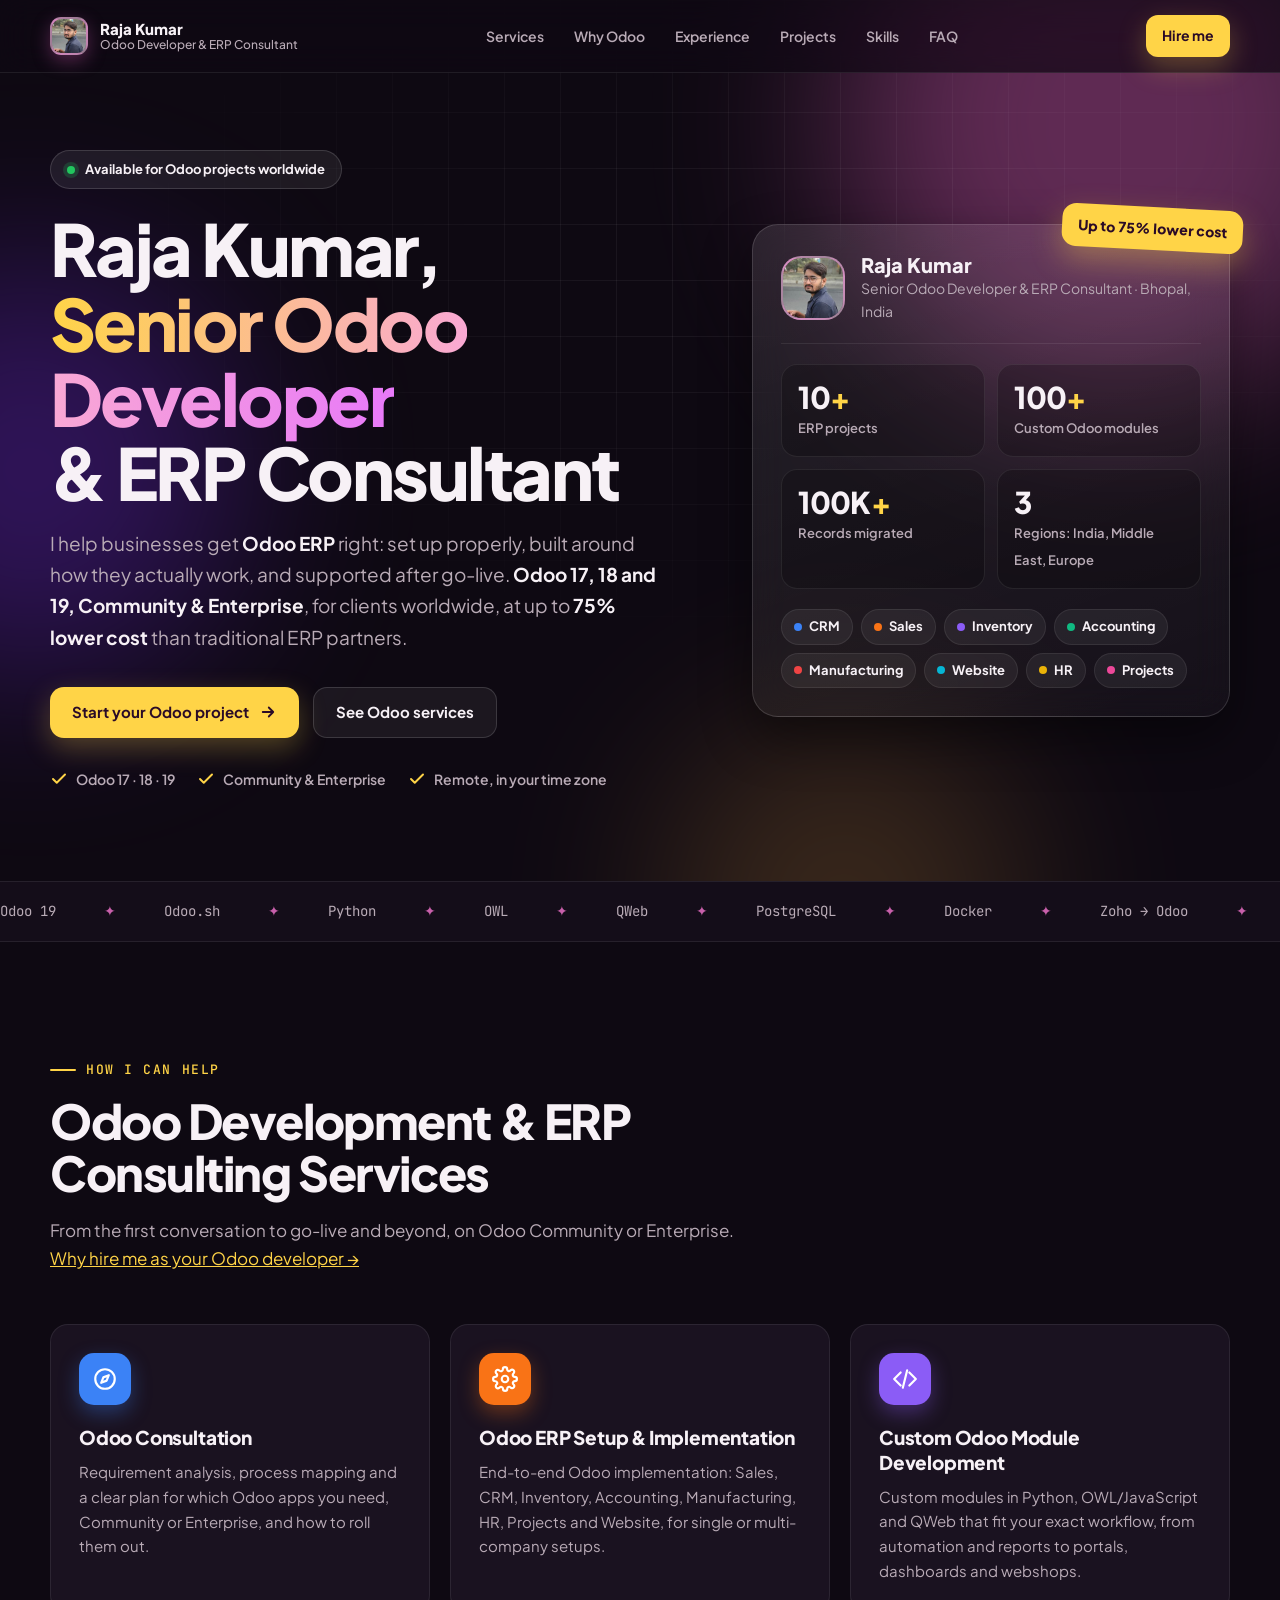
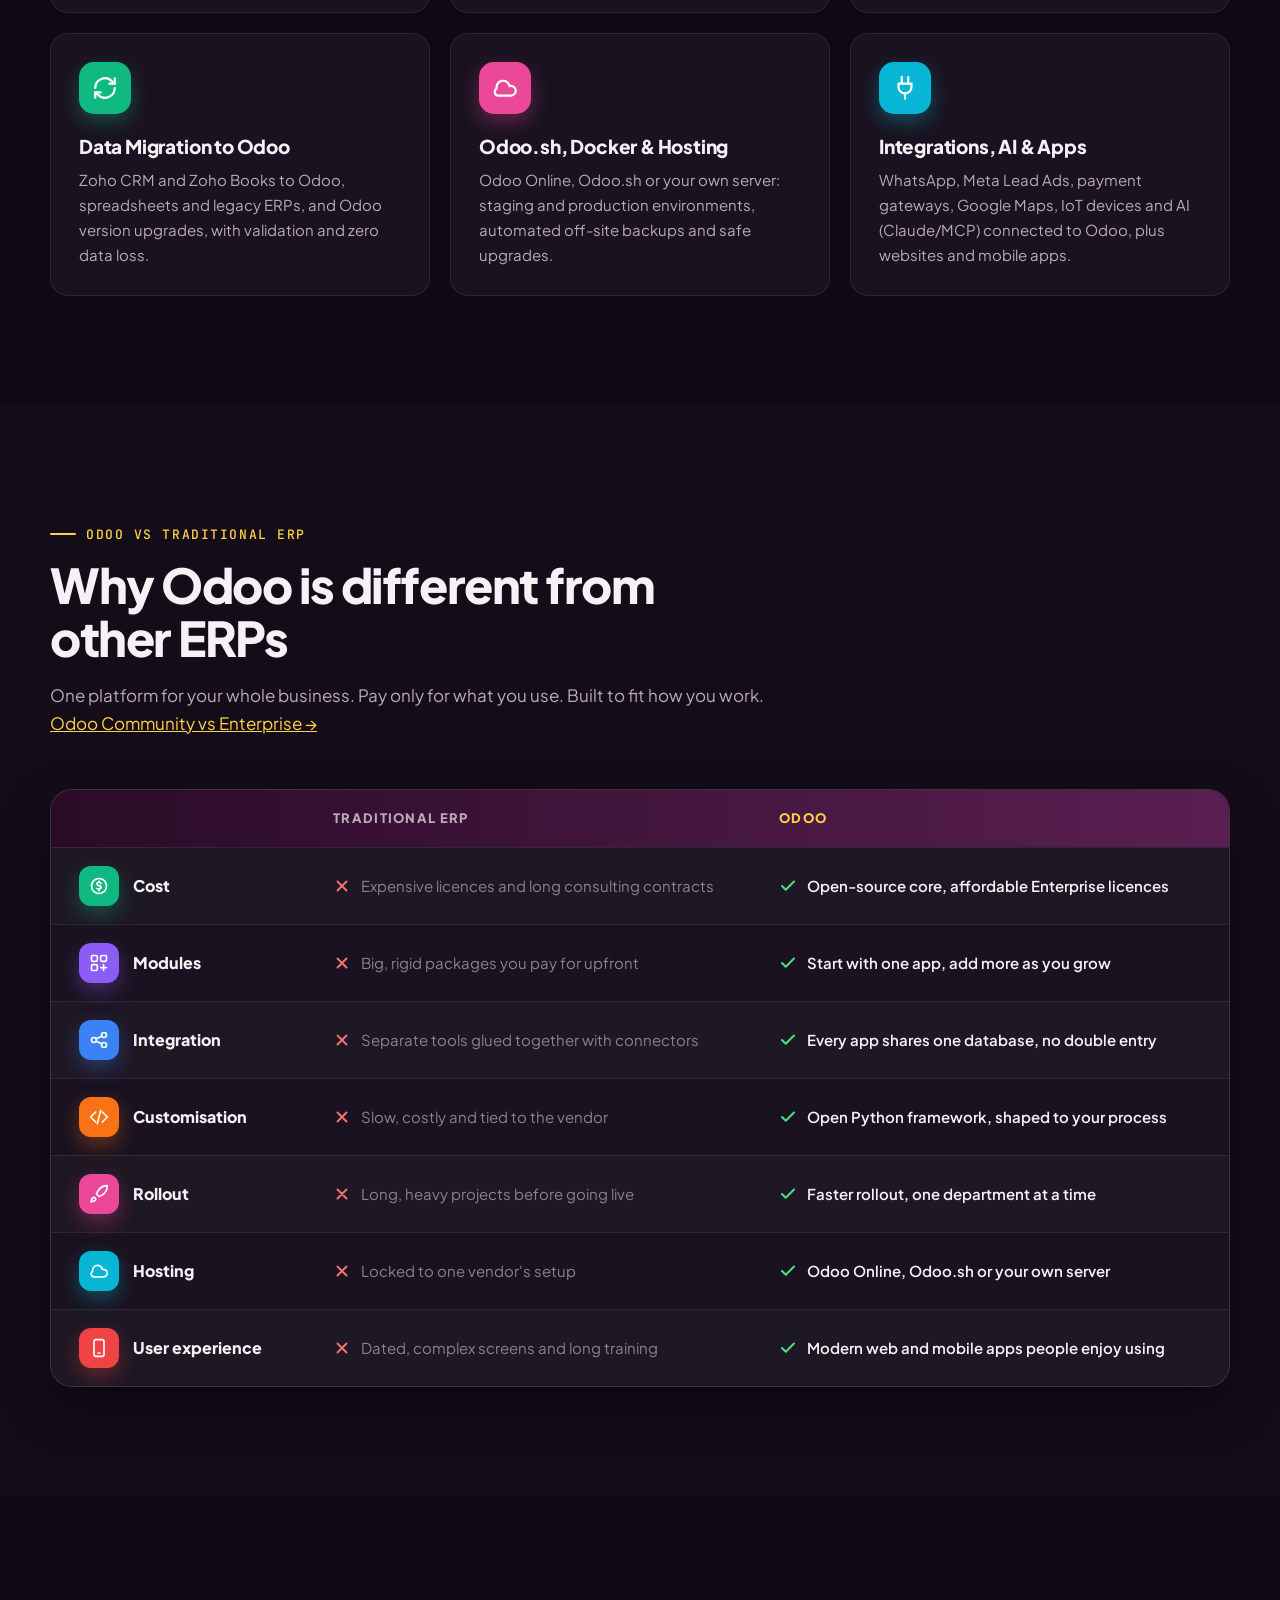
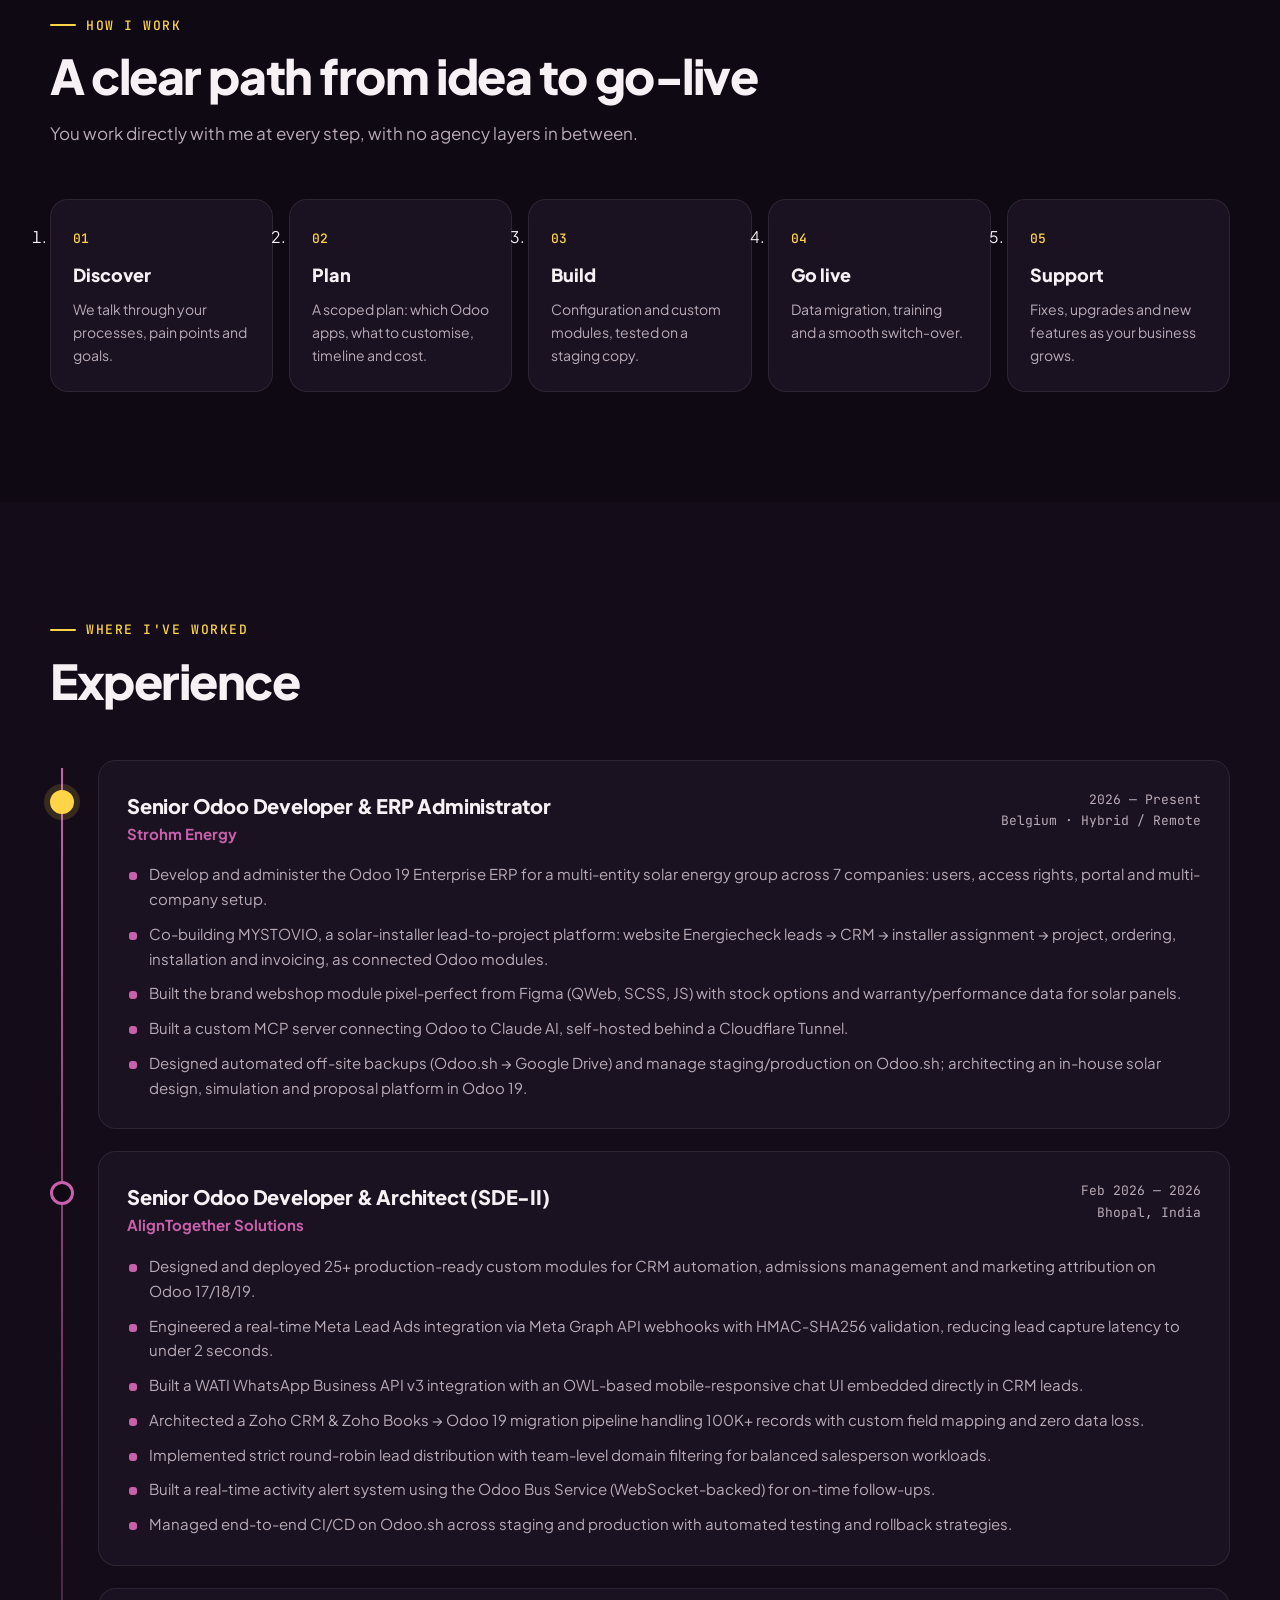
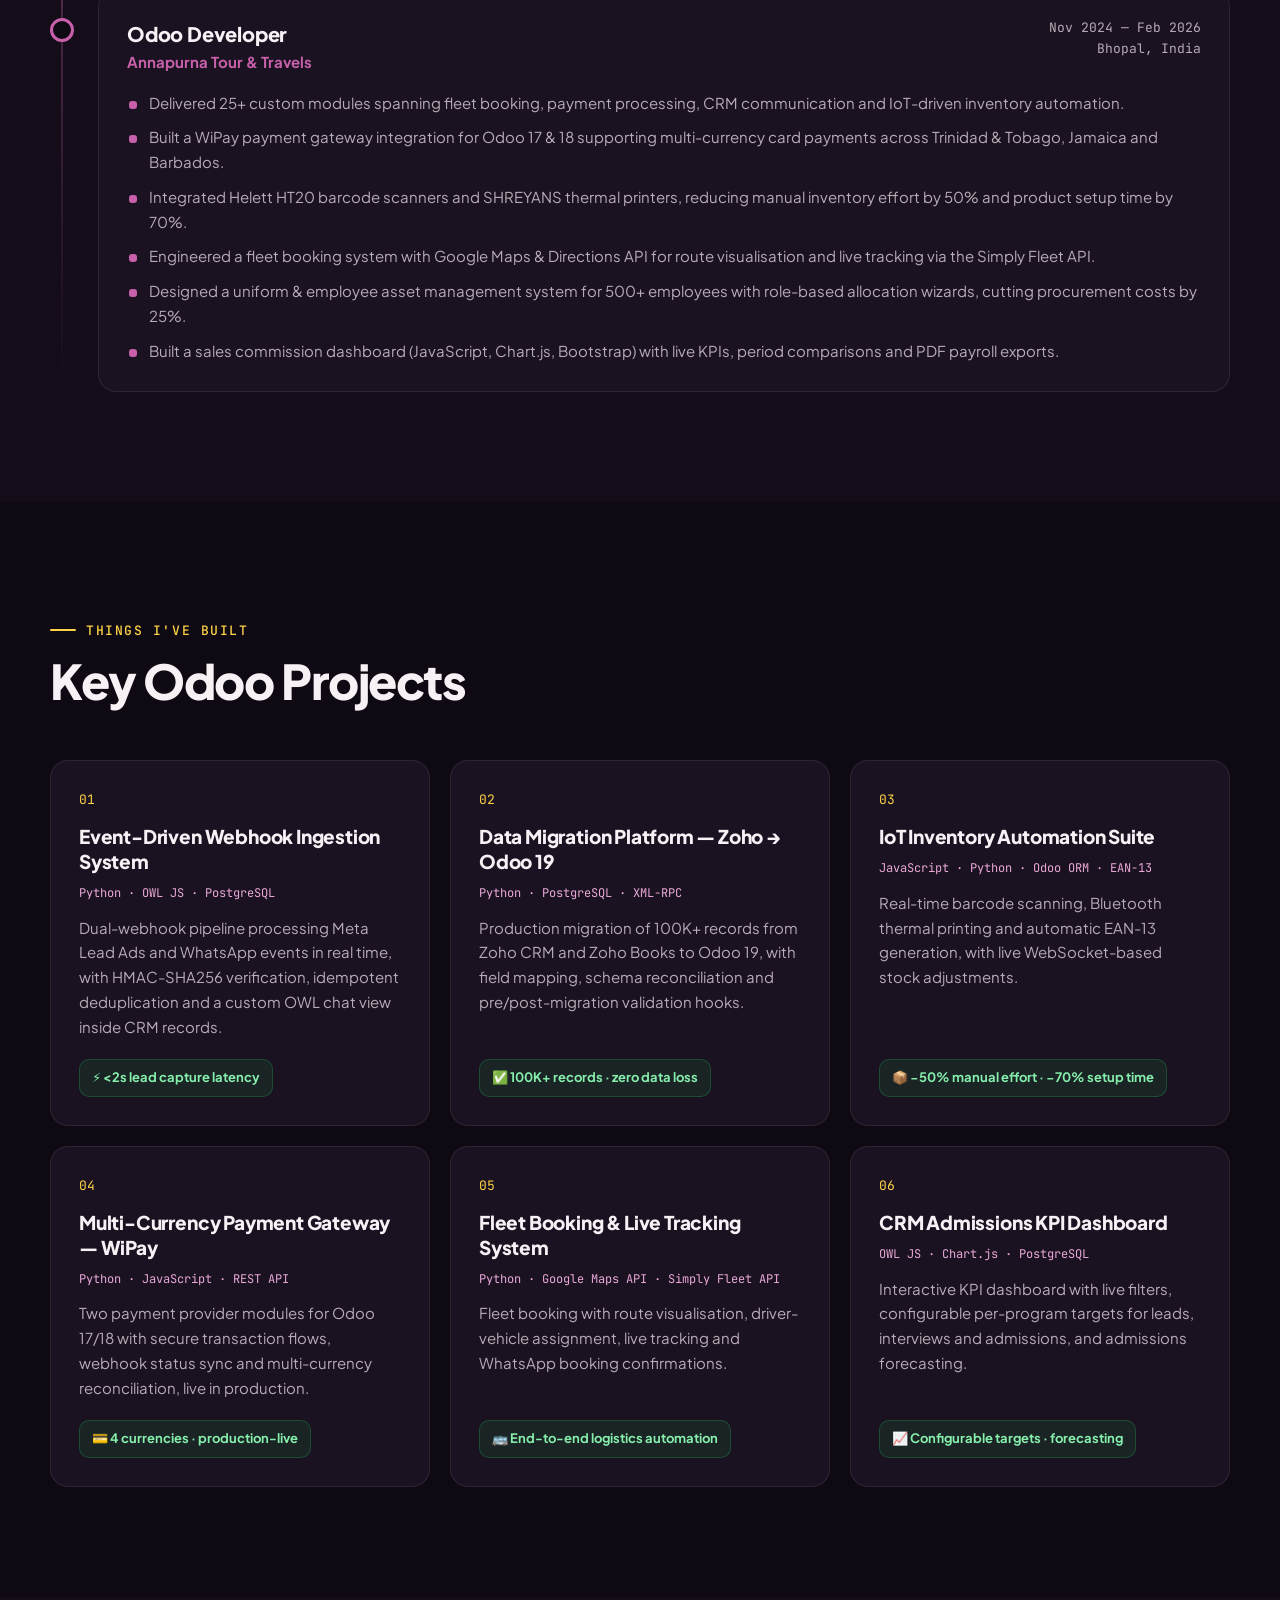
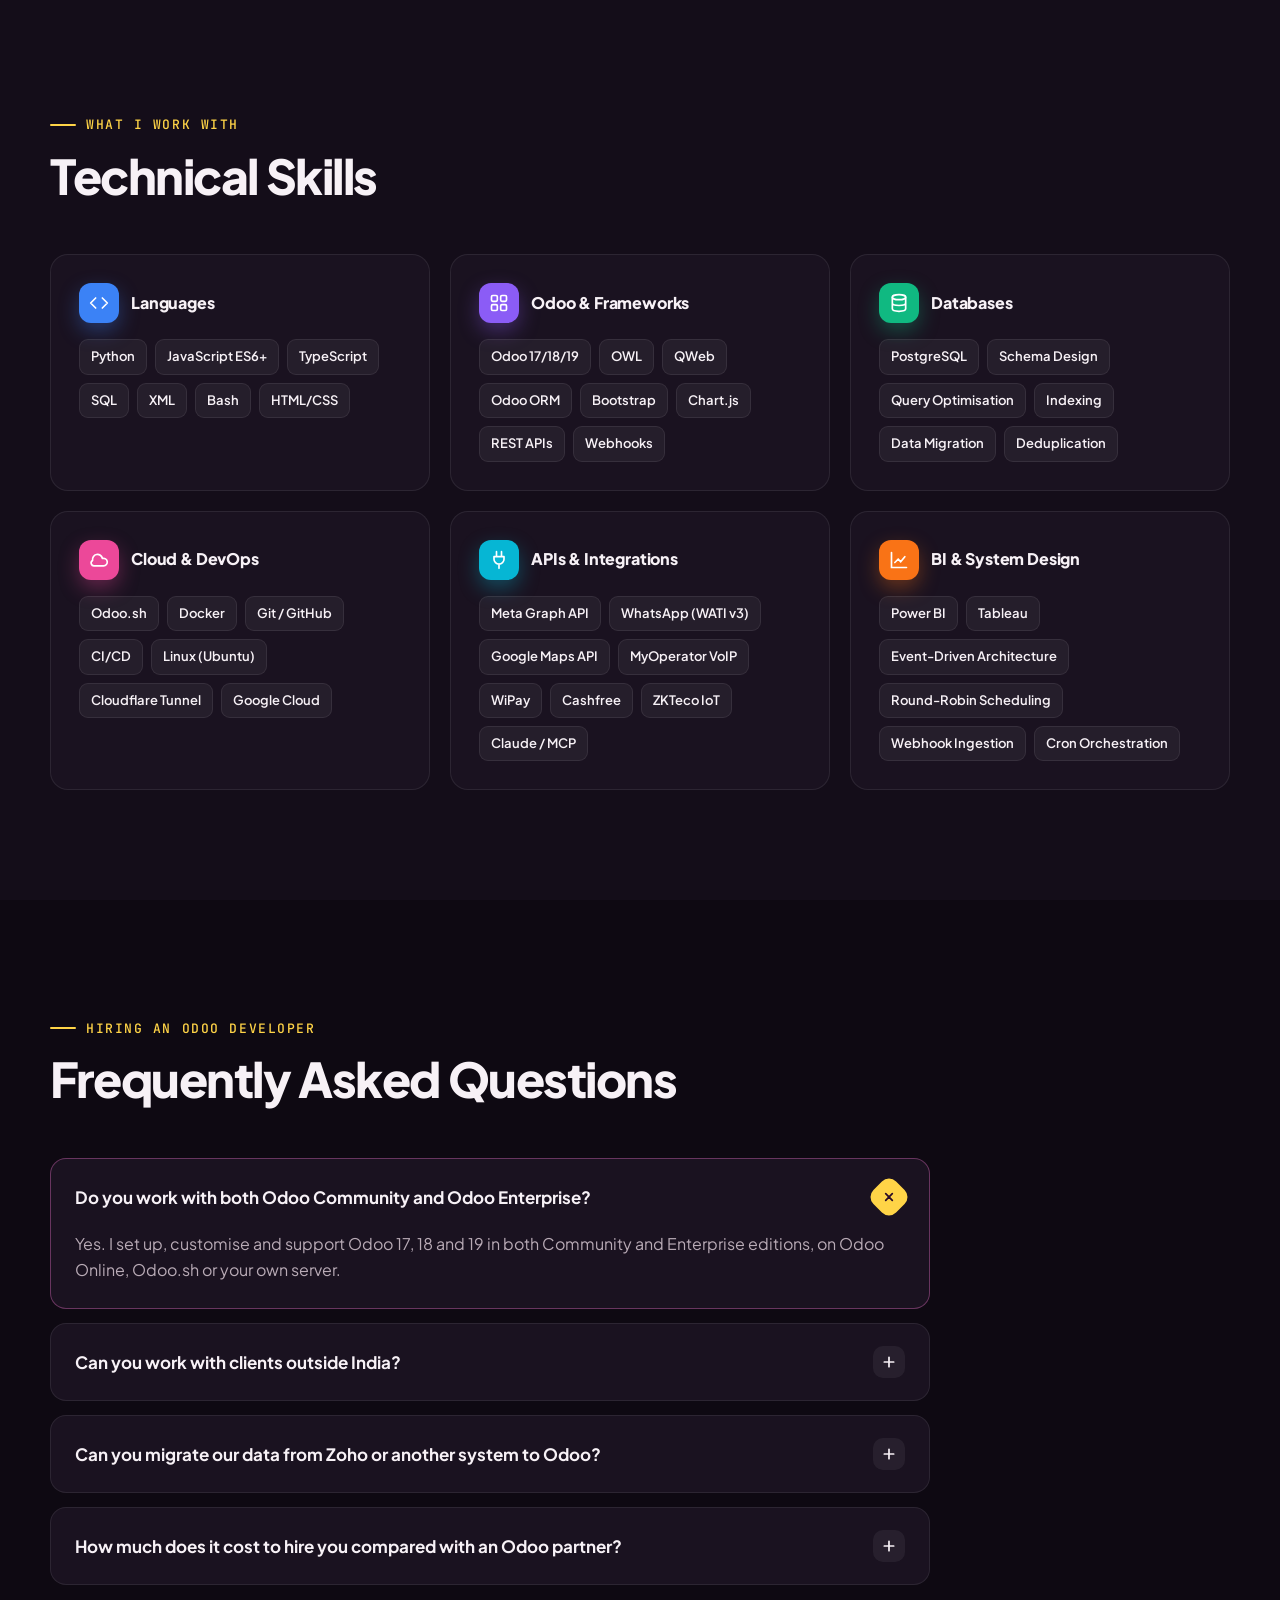
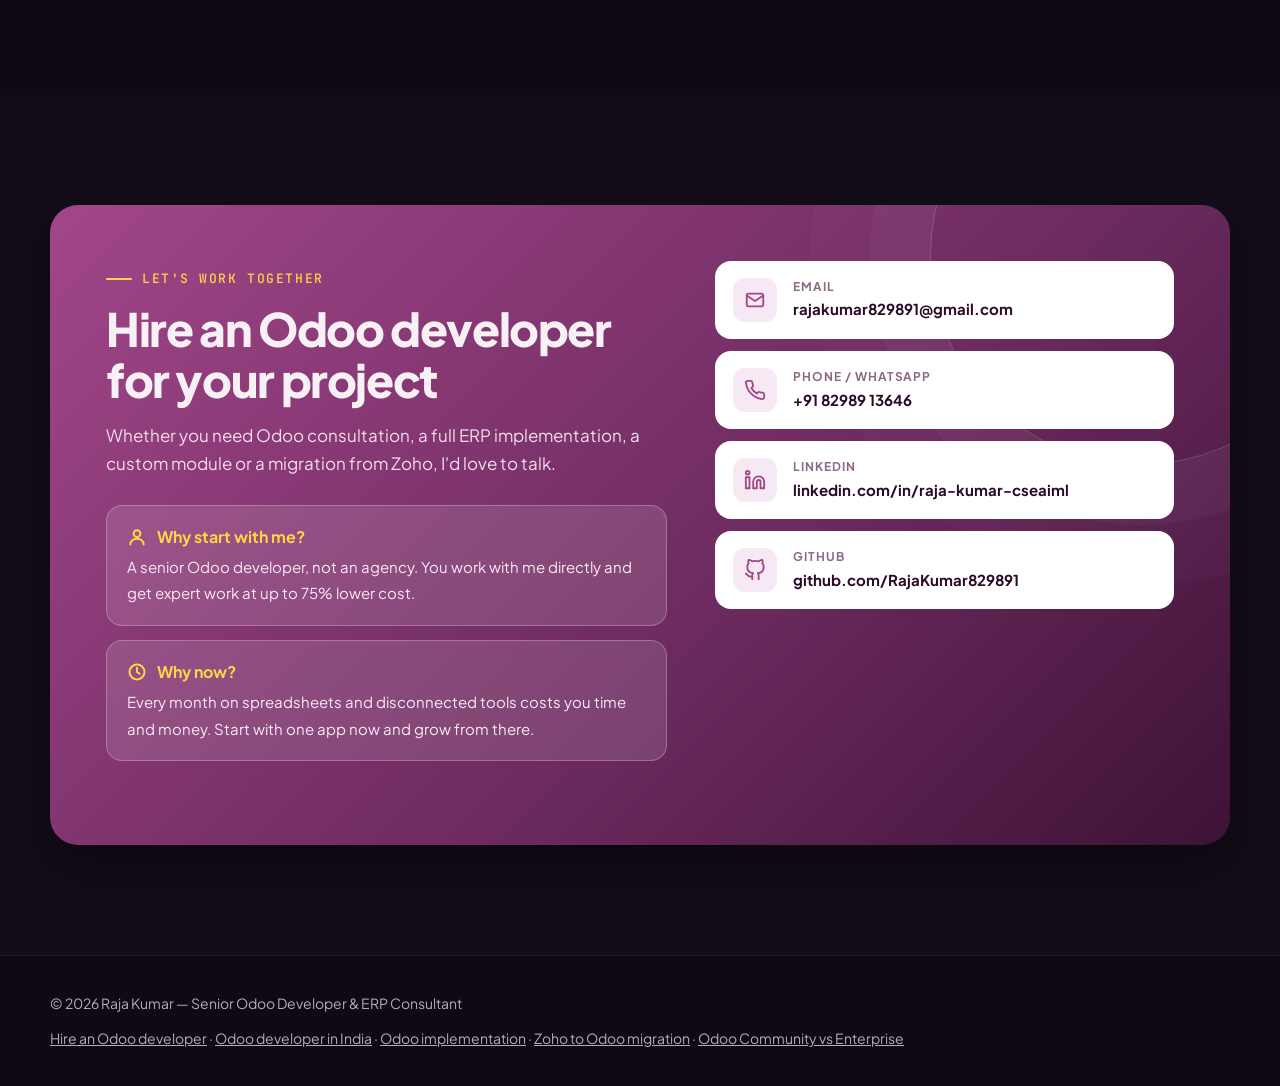
<file: index.html>
<!DOCTYPE html>
<html lang="en">
<head>
<meta charset="UTF-8">
<meta name="viewport" content="width=device-width, initial-scale=1.0">
<title>Raja Kumar | Senior Odoo Developer in India & ERP Consultant (Odoo 17, 18, 19)</title>
<meta name="description" content="Raja Kumar is a senior Odoo developer and ERP consultant in India for Odoo 17, 18 and 19, Community and Enterprise. Odoo implementation, custom modules, Zoho to Odoo migration, Odoo.sh hosting and integrations for clients worldwide.">
<meta name="author" content="Raja Kumar">
<meta name="robots" content="index, follow, max-image-preview:large">
<link rel="canonical" href="https://raja-portfolio-lyart.vercel.app/">
<meta name="theme-color" content="#714B67">
<link rel="icon" href="/favicon-32.png" type="image/png" sizes="32x32">
<link rel="icon" href="/favicon-192.png" type="image/png" sizes="192x192">
<link rel="apple-touch-icon" href="/apple-touch-icon.png">

<!-- Open Graph / social sharing -->
<meta property="og:type" content="profile">
<meta property="og:site_name" content="Raja Kumar – Odoo Developer">
<meta property="og:title" content="Raja Kumar | Senior Odoo Developer & ERP Consultant">
<meta property="og:description" content="Odoo 17/18/19 Community & Enterprise: consultation, ERP setup, custom modules, migration and hosting. 10+ ERP projects, 100+ custom modules. Remote, worldwide.">
<meta property="og:url" content="https://raja-portfolio-lyart.vercel.app/">
<meta property="og:image" content="https://raja-portfolio-lyart.vercel.app/og-image.png">
<meta property="og:image:width" content="1200">
<meta property="og:image:height" content="630">
<meta property="og:image:alt" content="Raja Kumar, Senior Odoo Developer and ERP Consultant">
<meta property="profile:first_name" content="Raja">
<meta property="profile:last_name" content="Kumar">
<meta name="twitter:card" content="summary_large_image">
<meta name="twitter:title" content="Raja Kumar | Senior Odoo Developer & ERP Consultant">
<meta name="twitter:description" content="Odoo 17/18/19 Community & Enterprise: ERP setup, custom modules, migration and hosting for clients worldwide.">
<meta name="twitter:image" content="https://raja-portfolio-lyart.vercel.app/og-image.png">

<!-- Structured data for Google -->
<script type="application/ld+json">
{
  "@context": "https://schema.org",
  "@graph": [
    {
      "@type": "Person",
      "@id": "https://raja-portfolio-lyart.vercel.app/#raja",
      "name": "Raja Kumar",
      "jobTitle": "Senior Odoo Developer & ERP Consultant",
      "image": "https://raja-portfolio-lyart.vercel.app/avatar.jpg",
      "description": "Senior Odoo developer and ERP consultant for Odoo 17, 18 and 19, Community and Enterprise.",
      "url": "https://raja-portfolio-lyart.vercel.app/",
      "email": "mailto:rajakumar829891@gmail.com",
      "address": { "@type": "PostalAddress", "addressLocality": "Bhopal", "addressRegion": "Madhya Pradesh", "addressCountry": "IN" },
      "worksFor": { "@type": "Organization", "name": "Strohm Energy" },
      "alumniOf": { "@type": "CollegeOrUniversity", "name": "Rajiv Gandhi Proudyogiki Vishwavidyalaya" },
      "knowsAbout": ["Odoo", "Odoo 17", "Odoo 18", "Odoo 19", "Odoo Enterprise", "Odoo Community", "ERP implementation", "Odoo custom module development", "Odoo.sh", "OWL", "QWeb", "Python", "PostgreSQL", "Zoho to Odoo migration", "Docker"],
      "sameAs": ["https://www.linkedin.com/in/raja-kumar-cseaiml", "https://github.com/RajaKumar829891"]
    },
    {
      "@type": "ProfessionalService",
      "@id": "https://raja-portfolio-lyart.vercel.app/#service",
      "name": "Raja Kumar – Odoo Development & ERP Consulting",
      "url": "https://raja-portfolio-lyart.vercel.app/",
      "image": "https://raja-portfolio-lyart.vercel.app/og-image.png",
      "description": "Freelance Odoo consulting, ERP setup and implementation, custom module development, data migration, Odoo.sh and Docker hosting, and API integrations for Odoo 17, 18 and 19.",
      "founder": { "@id": "https://raja-portfolio-lyart.vercel.app/#raja" },
      "areaServed": "Worldwide",
      "address": { "@type": "PostalAddress", "addressLocality": "Bhopal", "addressRegion": "Madhya Pradesh", "addressCountry": "IN" },
      "email": "rajakumar829891@gmail.com",
      "telephone": "+91-8298913646",
      "hasOfferCatalog": {
        "@type": "OfferCatalog",
        "name": "Odoo services",
        "itemListElement": [
          { "@type": "Offer", "itemOffered": { "@type": "Service", "name": "Odoo consultation and requirement analysis" } },
          { "@type": "Offer", "itemOffered": { "@type": "Service", "name": "Odoo ERP setup and implementation (Community & Enterprise)" } },
          { "@type": "Offer", "itemOffered": { "@type": "Service", "name": "Odoo custom module development" } },
          { "@type": "Offer", "itemOffered": { "@type": "Service", "name": "Data migration to Odoo, including Zoho CRM and Zoho Books" } },
          { "@type": "Offer", "itemOffered": { "@type": "Service", "name": "Odoo.sh and Docker hosting, backups and upgrades" } },
          { "@type": "Offer", "itemOffered": { "@type": "Service", "name": "Odoo API and AI integrations" } }
        ]
      }
    },
    {
      "@type": "WebSite",
      "@id": "https://raja-portfolio-lyart.vercel.app/#website",
      "url": "https://raja-portfolio-lyart.vercel.app/",
      "name": "Raja Kumar – Odoo Developer",
      "publisher": { "@id": "https://raja-portfolio-lyart.vercel.app/#raja" },
      "inLanguage": "en"
    },
    {
      "@type": "FAQPage",
      "mainEntity": [
        { "@type": "Question", "name": "Do you work with both Odoo Community and Odoo Enterprise?", "acceptedAnswer": { "@type": "Answer", "text": "Yes. I set up, customise and support Odoo 17, 18 and 19 in both Community and Enterprise editions, on Odoo Online, Odoo.sh or your own server." } },
        { "@type": "Question", "name": "Can you work with clients outside India?", "acceptedAnswer": { "@type": "Answer", "text": "Yes. I work remotely with clients worldwide, including Europe, the US, the Middle East and Australia, and adjust my hours to your time zone." } },
        { "@type": "Question", "name": "Can you migrate our data from Zoho or another system to Odoo?", "acceptedAnswer": { "@type": "Answer", "text": "Yes. I have migrated Zoho CRM and Zoho Books to Odoo 19 with 100K+ records and zero data loss, and I also migrate from spreadsheets and legacy ERPs." } },
        { "@type": "Question", "name": "How much does it cost to hire you compared with an Odoo partner?", "acceptedAnswer": { "@type": "Answer", "text": "You work directly with a senior Odoo developer with no agency overhead, typically at up to 75% lower cost than traditional ERP partners. Message me with your scope for a quote." } }
      ]
    }
  ]
}
</script>
<link rel="preconnect" href="https://fonts.googleapis.com">
<link rel="preconnect" href="https://fonts.gstatic.com" crossorigin>
<link href="https://fonts.googleapis.com/css2?family=Plus+Jakarta+Sans:wght@400;500;600;700;800&family=JetBrains+Mono:wght@400;500&display=swap" rel="stylesheet">
<style>
  :root {
    --bg: #0E0912;
    --bg-2: #140D19;
    --surface: #1A1220;
    --surface-2: #221829;
    --border: rgba(255,255,255,0.08);
    --border-2: rgba(255,255,255,0.14);
    --primary: #A24689;
    --primary-2: #C860AB;
    --odoo: #714B67;
    --accent: #FFD447;
    --text: #F7F1F6;
    --muted: #B9ABB6;
    --muted-2: #8E8090;
    --green: #22C55E;
    --radius: 18px;
    --shadow: 0 20px 50px rgba(0,0,0,0.45);
    --maxw: 1180px;
  }
  *, *::before, *::after { box-sizing: border-box; margin: 0; padding: 0; }
  html { scroll-behavior: smooth; scroll-padding-top: 84px; }
  body {
    background: var(--bg); color: var(--text);
    font-family: 'Plus Jakarta Sans', system-ui, sans-serif;
    font-size: 16px; line-height: 1.65; overflow-x: hidden;
    -webkit-font-smoothing: antialiased;
  }
  a { color: inherit; }
  img, svg { display: block; }
  .container { width: min(var(--maxw), 100% - 48px); margin-inline: auto; }
  .mono { font-family: 'JetBrains Mono', monospace; }
  .skip { position: absolute; left: -999px; top: 8px; background: var(--accent); color: #2A0B27; padding: 8px 14px; border-radius: 8px; z-index: 200; font-weight: 700; }
  .skip:focus { left: 12px; }
  :focus-visible { outline: 2px solid var(--accent); outline-offset: 3px; border-radius: 6px; }

  /* ── NAV ── */
  .nav {
    position: fixed; inset: 0 0 auto 0; z-index: 100;
    background: rgba(14,9,18,0.72); backdrop-filter: blur(16px) saturate(140%);
    -webkit-backdrop-filter: blur(16px) saturate(140%);
    border-bottom: 1px solid var(--border);
  }
  .nav-inner { display: flex; align-items: center; justify-content: space-between; height: 72px; gap: 20px; }
  .brand { display: flex; align-items: center; gap: 12px; text-decoration: none; }
  .brand-mark {
    width: 38px; height: 38px; border-radius: 11px; display: grid; place-items: center;
    background: linear-gradient(135deg, var(--primary-2), var(--odoo)); font-weight: 800; font-size: 15px; color: #fff;
    box-shadow: 0 6px 18px rgba(162,70,137,0.45);
  }
  img.brand-mark { object-fit: cover; padding: 0; border: 2px solid rgba(255,255,255,0.25); }
  img.avatar { object-fit: cover; border: 2px solid rgba(255,255,255,0.3); }
  .brand-text { display: flex; flex-direction: column; line-height: 1.15; }
  .brand-text strong { font-size: 15px; font-weight: 800; }
  .brand-text span { font-size: 12px; color: var(--muted); font-weight: 500; }
  .nav-links { display: flex; gap: 6px; list-style: none; }
  .nav-links a {
    font-size: 14px; font-weight: 600; color: var(--muted); text-decoration: none;
    padding: 8px 12px; border-radius: 10px; transition: color .2s, background .2s;
  }
  .nav-links a:hover { color: var(--text); background: rgba(255,255,255,0.06); }
  .nav-cta { display: flex; align-items: center; gap: 10px; }
  .menu-btn {
    display: none; width: 44px; height: 44px; border-radius: 12px; border: 1px solid var(--border-2);
    background: rgba(255,255,255,0.04); color: var(--text); cursor: pointer; place-items: center;
  }

  /* ── BUTTONS ── */
  .btn {
    display: inline-flex; align-items: center; justify-content: center; gap: 10px;
    min-height: 48px; padding: 12px 22px; border-radius: 14px;
    font-weight: 700; font-size: 15px; text-decoration: none; cursor: pointer; border: 0;
    transition: transform .2s, box-shadow .2s, background .2s, border-color .2s;
  }
  .btn-primary { background: var(--accent); color: #2A0B27; box-shadow: 0 10px 28px rgba(255,212,71,0.28); }
  .btn-primary:hover { transform: translateY(-2px); box-shadow: 0 14px 34px rgba(255,212,71,0.38); }
  .btn-ghost { background: rgba(255,255,255,0.06); color: var(--text); border: 1px solid var(--border-2); }
  .btn-ghost:hover { transform: translateY(-2px); border-color: rgba(255,255,255,0.3); }
  .btn-sm { min-height: 42px; padding: 9px 16px; font-size: 14px; border-radius: 12px; }

  /* ── HERO ── */
  .hero { position: relative; padding: 150px 0 90px; overflow: hidden; }
  .hero-bg { position: absolute; inset: 0; pointer-events: none; }
  .blob { position: absolute; border-radius: 50%; filter: blur(90px); opacity: .55; }
  .blob-1 { width: 560px; height: 560px; background: #A24689; top: -160px; right: -120px; }
  .blob-2 { width: 420px; height: 420px; background: #6D28D9; top: 260px; left: -180px; opacity: .35; }
  .blob-3 { width: 360px; height: 360px; background: #FFB547; bottom: -200px; right: 20%; opacity: .18; }
  .grid-fade {
    position: absolute; inset: 0;
    background-image: linear-gradient(rgba(255,255,255,0.05) 1px, transparent 1px), linear-gradient(90deg, rgba(255,255,255,0.05) 1px, transparent 1px);
    background-size: 56px 56px;
    mask-image: radial-gradient(ellipse 70% 60% at 60% 30%, #000 20%, transparent 75%);
    -webkit-mask-image: radial-gradient(ellipse 70% 60% at 60% 30%, #000 20%, transparent 75%);
  }
  .hero-grid { position: relative; display: grid; grid-template-columns: 1.15fr 0.85fr; gap: 56px; align-items: center; }
  .pill {
    display: inline-flex; align-items: center; gap: 10px;
    padding: 8px 16px; border-radius: 999px; font-size: 13px; font-weight: 700;
    background: rgba(255,255,255,0.07); border: 1px solid var(--border-2); color: var(--text);
  }
  .live-dot { width: 8px; height: 8px; border-radius: 50%; background: var(--green); box-shadow: 0 0 0 4px rgba(34,197,94,0.2); animation: pulse 2s infinite; }
  @keyframes pulse { 50% { box-shadow: 0 0 0 7px rgba(34,197,94,0.05); } }
  .hero h1 {
    margin: 22px 0 18px; font-size: clamp(40px, 5.6vw, 72px); line-height: 1.04;
    font-weight: 800; letter-spacing: -0.035em;
  }
  .grad {
    background: linear-gradient(90deg, #FFD447 0%, #F9A8D4 55%, #E879F9 100%);
    -webkit-background-clip: text; background-clip: text; color: transparent;
  }
  .hero-lead { font-size: clamp(16px, 1.6vw, 19px); color: var(--muted); max-width: 620px; }
  .hero-lead strong { color: var(--text); font-weight: 700; }
  .hero-ctas { display: flex; flex-wrap: wrap; gap: 14px; margin: 34px 0 30px; }
  .trust { display: flex; flex-wrap: wrap; gap: 10px 22px; color: var(--muted); font-size: 14px; font-weight: 600; }
  .trust span { display: inline-flex; align-items: center; gap: 8px; }
  .trust svg { color: var(--accent); }

  .profile-card {
    position: relative; padding: 28px; border-radius: 26px;
    background: linear-gradient(160deg, rgba(255,255,255,0.10), rgba(255,255,255,0.03));
    border: 1px solid var(--border-2); backdrop-filter: blur(18px); -webkit-backdrop-filter: blur(18px);
    box-shadow: var(--shadow);
  }
  .pc-head { display: flex; align-items: center; gap: 16px; padding-bottom: 20px; border-bottom: 1px solid var(--border); }
  .avatar {
    width: 64px; height: 64px; border-radius: 20px; display: grid; place-items: center; flex-shrink: 0;
    background: linear-gradient(135deg, var(--primary-2), var(--odoo)); font-size: 24px; font-weight: 800;
  }
  .pc-head h2 { font-size: 20px; font-weight: 800; line-height: 1.2; }
  .pc-head p { font-size: 14px; color: var(--muted); }
  .stats { display: grid; grid-template-columns: 1fr 1fr; gap: 12px; margin: 20px 0; }
  .stat { padding: 16px; border-radius: 16px; background: rgba(0,0,0,0.22); border: 1px solid var(--border); }
  .stat b { display: block; font-size: 30px; font-weight: 800; line-height: 1.1; letter-spacing: -0.02em; }
  .stat b em { font-style: normal; color: var(--accent); }
  .stat span { font-size: 13px; color: var(--muted); font-weight: 600; }
  .chips { display: flex; flex-wrap: wrap; gap: 8px; }
  .chip {
    display: inline-flex; align-items: center; gap: 7px; padding: 6px 12px; border-radius: 999px;
    font-size: 13px; font-weight: 700; background: rgba(255,255,255,0.06); border: 1px solid var(--border);
  }
  .chip i { width: 8px; height: 8px; border-radius: 50%; display: inline-block; }
  .float-badge {
    position: absolute; right: -14px; top: -18px; padding: 10px 16px; border-radius: 14px;
    background: var(--accent); color: #2A0B27; font-weight: 800; font-size: 14px;
    box-shadow: 0 12px 30px rgba(255,212,71,0.35); transform: rotate(3deg);
  }

  /* ── MARQUEE ── */
  .marquee { border-block: 1px solid var(--border); background: var(--bg-2); overflow: hidden; padding: 18px 0; }
  .marquee-track { display: flex; gap: 48px; width: max-content; animation: scroll 38s linear infinite; }
  .marquee-track span { font-family: 'JetBrains Mono', monospace; font-size: 14px; color: var(--muted); white-space: nowrap; display: inline-flex; align-items: center; gap: 48px; }
  .marquee-track span::after { content: '✦'; color: var(--primary-2); }
  @keyframes scroll { to { transform: translateX(-50%); } }

  /* ── SECTIONS ── */
  section { padding: 110px 0; position: relative; }
  .section-alt { background: var(--bg-2); }
  .eyebrow {
    display: inline-flex; align-items: center; gap: 10px; font-family: 'JetBrains Mono', monospace;
    font-size: 13px; font-weight: 500; color: var(--accent); text-transform: uppercase; letter-spacing: 0.12em;
  }
  .eyebrow::before { content: ''; width: 26px; height: 2px; background: var(--accent); border-radius: 2px; }
  .section-head { max-width: 720px; margin-bottom: 52px; }
  .section-head h2 { margin-top: 14px; font-size: clamp(30px, 3.8vw, 48px); line-height: 1.1; font-weight: 800; letter-spacing: -0.03em; }
  .section-head p { margin-top: 16px; color: var(--muted); font-size: 17px; }

  /* cards */
  .grid-3 { display: grid; grid-template-columns: repeat(3, 1fr); gap: 20px; }
  .card {
    position: relative; padding: 28px; border-radius: var(--radius);
    background: var(--surface); border: 1px solid var(--border);
    transition: transform .25s, border-color .25s, box-shadow .25s;
  }
  .card:hover { transform: translateY(-4px); border-color: rgba(200,96,171,0.45); box-shadow: 0 18px 40px rgba(0,0,0,0.35); }
  .icon-tile {
    width: 52px; height: 52px; border-radius: 15px; display: grid; place-items: center; margin-bottom: 20px;
    color: #fff;
  }
  .card h3 { font-size: 19px; font-weight: 800; line-height: 1.3; margin-bottom: 10px; letter-spacing: -0.01em; }
  .card p { color: var(--muted); font-size: 15px; }
  .c-blue { background: #3B82F6; box-shadow: 0 8px 20px rgba(59,130,246,0.35); }
  .c-orange { background: #F97316; box-shadow: 0 8px 20px rgba(249,115,22,0.35); }
  .c-purple { background: #8B5CF6; box-shadow: 0 8px 20px rgba(139,92,246,0.35); }
  .c-green { background: #10B981; box-shadow: 0 8px 20px rgba(16,185,129,0.35); }
  .c-pink { background: #EC4899; box-shadow: 0 8px 20px rgba(236,72,153,0.35); }
  .c-cyan { background: #06B6D4; box-shadow: 0 8px 20px rgba(6,182,212,0.35); }
  .c-red { background: #EF4444; box-shadow: 0 8px 20px rgba(239,68,68,0.35); }

  /* ── COMPARISON ── */
  .compare { border-radius: 22px; overflow: hidden; border: 1px solid var(--border-2); background: var(--surface); box-shadow: var(--shadow); }
  .cmp-row { display: grid; grid-template-columns: 230px 1fr 1fr; gap: 24px; padding: 18px 28px; align-items: center; border-top: 1px solid var(--border); }
  .cmp-row:nth-child(even) { background: rgba(255,255,255,0.02); }
  .cmp-head { border-top: 0; background: linear-gradient(90deg, #2A0B27, #5A1F52) !important; font-size: 13px; font-weight: 800; letter-spacing: 0.1em; text-transform: uppercase; color: var(--muted); }
  .cmp-head .odoo-col { color: var(--accent); }
  .cmp-label { display: flex; align-items: center; gap: 14px; font-weight: 800; font-size: 16px; }
  .cmp-label .icon-tile { width: 40px; height: 40px; border-radius: 12px; margin: 0; flex-shrink: 0; }
  .cmp-old, .cmp-new { display: flex; gap: 10px; font-size: 15px; line-height: 1.5; }
  .cmp-old { color: var(--muted-2); }
  .cmp-new { color: var(--text); font-weight: 600; }
  .cmp-old svg { color: #F87171; flex-shrink: 0; margin-top: 2px; }
  .cmp-new svg { color: #4ADE80; flex-shrink: 0; margin-top: 2px; }

  /* ── PROCESS ── */
  .steps { display: grid; grid-template-columns: repeat(5, 1fr); gap: 16px; counter-reset: step; }
  .step { position: relative; padding: 24px 22px; border-radius: var(--radius); background: var(--surface); border: 1px solid var(--border); }
  .step::before {
    counter-increment: step; content: '0' counter(step);
    font-family: 'JetBrains Mono', monospace; font-size: 13px; color: var(--accent); font-weight: 500;
  }
  .step h3 { margin: 10px 0 8px; font-size: 18px; font-weight: 800; }
  .step p { font-size: 14px; color: var(--muted); }

  /* ── EXPERIENCE ── */
  .timeline { position: relative; display: flex; flex-direction: column; gap: 22px; }
  .timeline::before { content: ''; position: absolute; left: 11px; top: 8px; bottom: 8px; width: 2px; background: linear-gradient(var(--primary-2), transparent); }
  .tl-item { position: relative; padding-left: 48px; }
  .tl-dot { position: absolute; left: 0; top: 30px; width: 24px; height: 24px; border-radius: 50%; background: var(--bg); border: 3px solid var(--primary-2); }
  .tl-item:first-child .tl-dot { background: var(--accent); border-color: var(--accent); box-shadow: 0 0 0 6px rgba(255,212,71,0.15); }
  .tl-card { padding: 28px; border-radius: var(--radius); background: var(--surface); border: 1px solid var(--border); }
  .tl-top { display: flex; flex-wrap: wrap; justify-content: space-between; gap: 8px 20px; margin-bottom: 16px; }
  .tl-top h3 { font-size: 20px; font-weight: 800; letter-spacing: -0.01em; }
  .tl-company { color: var(--primary-2); font-weight: 700; font-size: 15px; }
  .tl-meta { font-family: 'JetBrains Mono', monospace; font-size: 13px; color: var(--muted); text-align: right; }
  .tl-card ul { list-style: none; display: flex; flex-direction: column; gap: 10px; }
  .tl-card li { position: relative; padding-left: 22px; color: var(--muted); font-size: 15px; }
  .tl-card li::before { content: ''; position: absolute; left: 2px; top: 10px; width: 8px; height: 8px; border-radius: 3px; background: var(--primary-2); }

  /* ── PROJECTS ── */
  .project { display: flex; flex-direction: column; }
  .project .num { font-family: 'JetBrains Mono', monospace; font-size: 13px; color: var(--accent); margin-bottom: 14px; }
  .project .stack { font-family: 'JetBrains Mono', monospace; font-size: 12px; color: #E9A8D8; margin-bottom: 12px; }
  .project p { flex: 1; }
  .impact {
    margin-top: 20px; align-self: flex-start; display: inline-flex; align-items: center; gap: 8px;
    padding: 7px 12px; border-radius: 10px; font-size: 13px; font-weight: 700;
    background: rgba(34,197,94,0.1); color: #86EFAC; border: 1px solid rgba(34,197,94,0.25);
  }

  /* ── SKILLS ── */
  .skill-group h3 { display: flex; align-items: center; gap: 12px; font-size: 16px; margin-bottom: 16px; }
  .skill-group h3 .icon-tile { width: 40px; height: 40px; border-radius: 12px; margin: 0; }
  .tags { display: flex; flex-wrap: wrap; gap: 8px; }
  .tag { font-size: 13px; font-weight: 600; color: var(--text); padding: 6px 11px; border-radius: 9px; background: rgba(255,255,255,0.05); border: 1px solid var(--border); }

  /* ── FAQ ── */
  .faq { max-width: 880px; display: flex; flex-direction: column; gap: 14px; }
  .faq details { border-radius: 16px; background: var(--surface); border: 1px solid var(--border); padding: 4px 24px; transition: border-color .2s; }
  .faq details[open] { border-color: rgba(200,96,171,0.45); }
  .faq summary { list-style: none; cursor: pointer; display: flex; justify-content: space-between; align-items: center; gap: 16px; padding: 18px 0; font-size: 17px; font-weight: 700; }
  .faq summary::-webkit-details-marker { display: none; }
  .faq summary .plus { width: 32px; height: 32px; border-radius: 10px; display: grid; place-items: center; background: rgba(255,255,255,0.06); flex-shrink: 0; transition: transform .25s, background .25s; }
  .faq details[open] .plus { transform: rotate(45deg); background: var(--accent); color: #2A0B27; }
  .faq details p { color: var(--muted); padding-bottom: 20px; }

  /* ── CTA / CONTACT ── */
  .cta-band {
    position: relative; overflow: hidden; border-radius: 28px; padding: 56px;
    background: linear-gradient(135deg, #A24689 0%, #6B2A5E 60%, #3E1236 100%);
    box-shadow: var(--shadow);
  }
  .cta-band::after {
    content: ''; position: absolute; width: 420px; height: 420px; right: -120px; top: -160px; border-radius: 50%;
    border: 1.5px solid rgba(255,255,255,0.18); box-shadow: 0 0 0 60px rgba(255,255,255,0.03), 0 0 0 120px rgba(255,255,255,0.02);
  }
  .cta-grid { position: relative; z-index: 1; display: grid; grid-template-columns: 1.1fr 0.9fr; gap: 48px; align-items: start; }
  .cta-band h2 { font-size: clamp(30px, 3.6vw, 46px); line-height: 1.1; font-weight: 800; letter-spacing: -0.03em; margin: 14px 0 16px; }
  .cta-band .eyebrow { color: var(--accent); }
  .cta-band p.lead { color: #F3DDEC; font-size: 17px; margin-bottom: 28px; }
  .why-cards { display: grid; gap: 14px; margin-bottom: 28px; }
  .why { padding: 18px 20px; border-radius: 16px; background: rgba(255,255,255,0.12); border: 1px solid rgba(255,255,255,0.25); }
  .why b { display: flex; align-items: center; gap: 10px; color: var(--accent); font-size: 16px; margin-bottom: 4px; }
  .why span { color: #FBEAF5; font-size: 15px; }
  .contact-list { display: flex; flex-direction: column; gap: 12px; }
  .contact-link {
    display: flex; align-items: center; gap: 16px; padding: 16px 18px; border-radius: 16px; text-decoration: none;
    background: #fff; color: #2A0B27; transition: transform .2s, box-shadow .2s;
  }
  .contact-link:hover { transform: translateX(4px); box-shadow: 0 12px 28px rgba(0,0,0,0.25); }
  .contact-link .ci { width: 44px; height: 44px; border-radius: 12px; display: grid; place-items: center; background: #F6E9F3; color: var(--primary); flex-shrink: 0; }
  .contact-link small { display: block; font-size: 12px; font-weight: 700; color: #8B6A83; text-transform: uppercase; letter-spacing: 0.08em; }
  .contact-link strong { font-size: 15px; word-break: break-word; }

  /* ── FOOTER ── */
  footer { padding: 36px 0; border-top: 1px solid var(--border); color: var(--muted); font-size: 14px; }
  .foot { display: flex; flex-wrap: wrap; justify-content: space-between; gap: 12px; }

  /* ── REVEAL ── */
  .reveal { opacity: 0; transform: translateY(18px); transition: opacity .6s ease, transform .6s ease; }
  .reveal.visible { opacity: 1; transform: none; }
  @media (prefers-reduced-motion: reduce) {
    .reveal { opacity: 1; transform: none; transition: none; }
    .marquee-track, .live-dot { animation: none; }
    html { scroll-behavior: auto; }
  }

  /* ── RESPONSIVE ── */
  @media (max-width: 1080px) {
    .steps { grid-template-columns: repeat(3, 1fr); }
    .nav-links a { padding: 8px 9px; }
  }
  @media (max-width: 960px) {
    .hero-grid, .cta-grid { grid-template-columns: 1fr; }
    .grid-3 { grid-template-columns: 1fr 1fr; }
    .nav-links {
      display: none; position: absolute; top: 72px; left: 0; right: 0; flex-direction: column; gap: 2px;
      padding: 12px 24px 20px; background: rgba(14,9,18,0.97); border-bottom: 1px solid var(--border);
    }
    .nav-links.open { display: flex; }
    .nav-links a { display: block; padding: 12px; font-size: 16px; }
    .menu-btn { display: grid; }
    .cmp-row { grid-template-columns: 1fr 1fr; }
    .cmp-label { grid-column: 1 / -1; }
    .cmp-head .cmp-label-h { display: none; }
  }
  @media (max-width: 640px) {
    section { padding: 80px 0; }
    .hero { padding: 120px 0 70px; }
    .grid-3, .steps { grid-template-columns: 1fr; }
    .cmp-row { grid-template-columns: 1fr; gap: 10px; padding: 18px 20px; }
    .cmp-head { display: none; }
    .cmp-old::before { content: 'Traditional: '; font-weight: 700; white-space: nowrap; }
    .cmp-new::before { content: 'Odoo: '; font-weight: 800; color: var(--accent); white-space: nowrap; }
    .cta-band { padding: 32px 22px; border-radius: 22px; }
    .float-badge { right: 8px; }
    .nav-cta .btn { display: none; }
    .tl-meta { text-align: left; }
    .profile-card { padding: 22px; }
    .cta-grid { gap: 20px; }
    .why-cards { margin-bottom: 0; }
    .contact-link { padding: 14px; gap: 12px; }
    .contact-link strong { font-size: 14px; }
  }
</style>
</head>
<body>
<a href="#main" class="skip">Skip to content</a>

<!-- NAV -->
<header class="nav">
  <div class="container nav-inner">
    <a href="#home" class="brand" aria-label="Raja Kumar, Odoo Developer – home">
      <img class="brand-mark" src="/avatar.jpg" alt="" width="38" height="38">
      <span class="brand-text"><strong>Raja Kumar</strong><span>Odoo Developer &amp; ERP Consultant</span></span>
    </a>
    <nav aria-label="Main">
      <ul class="nav-links" id="navLinks">
        <li><a href="#services">Services</a></li>
        <li><a href="#why-odoo">Why Odoo</a></li>
        <li><a href="#experience">Experience</a></li>
        <li><a href="#projects">Projects</a></li>
        <li><a href="#skills">Skills</a></li>
        <li><a href="#faq">FAQ</a></li>
      </ul>
    </nav>
    <div class="nav-cta">
      <a href="#contact" class="btn btn-primary btn-sm">Hire me</a>
      <button class="menu-btn" id="menuBtn" aria-label="Open menu" aria-expanded="false" aria-controls="navLinks">
        <svg width="22" height="22" viewBox="0 0 24 24" fill="none" stroke="currentColor" stroke-width="2.2" stroke-linecap="round" aria-hidden="true"><path d="M4 7h16M4 12h16M4 17h16"/></svg>
      </button>
    </div>
  </div>
</header>

<main id="main">

<!-- HERO -->
<section class="hero" id="home">
  <div class="hero-bg" aria-hidden="true">
    <div class="blob blob-1"></div><div class="blob blob-2"></div><div class="blob blob-3"></div>
    <div class="grid-fade"></div>
  </div>
  <div class="container hero-grid">
    <div>
      <span class="pill"><span class="live-dot"></span>Available for Odoo projects worldwide</span>
      <h1>Raja Kumar,<br><span class="grad">Senior Odoo Developer</span><br>&amp; ERP Consultant</h1>
      <p class="hero-lead">
        I help businesses get <strong>Odoo ERP</strong> right: set up properly, built around how they actually work,
        and supported after go-live. <strong>Odoo 17, 18 and 19, Community &amp; Enterprise</strong>, for clients worldwide,
        at up to <strong>75% lower cost</strong> than traditional ERP partners.
      </p>
      <div class="hero-ctas">
        <a href="#contact" class="btn btn-primary">Start your Odoo project
          <svg width="18" height="18" viewBox="0 0 24 24" fill="none" stroke="currentColor" stroke-width="2.4" stroke-linecap="round" stroke-linejoin="round" aria-hidden="true"><path d="M5 12h14M13 6l6 6-6 6"/></svg>
        </a>
        <a href="#services" class="btn btn-ghost">See Odoo services</a>
      </div>
      <div class="trust">
        <span><svg width="18" height="18" viewBox="0 0 24 24" fill="none" stroke="currentColor" stroke-width="2.6" stroke-linecap="round" stroke-linejoin="round" aria-hidden="true"><path d="M20 6L9 17l-5-5"/></svg>Odoo 17 · 18 · 19</span>
        <span><svg width="18" height="18" viewBox="0 0 24 24" fill="none" stroke="currentColor" stroke-width="2.6" stroke-linecap="round" stroke-linejoin="round" aria-hidden="true"><path d="M20 6L9 17l-5-5"/></svg>Community &amp; Enterprise</span>
        <span><svg width="18" height="18" viewBox="0 0 24 24" fill="none" stroke="currentColor" stroke-width="2.6" stroke-linecap="round" stroke-linejoin="round" aria-hidden="true"><path d="M20 6L9 17l-5-5"/></svg>Remote, in your time zone</span>
      </div>
    </div>

    <aside class="profile-card" aria-label="At a glance">
      <span class="float-badge">Up to 75% lower cost</span>
      <div class="pc-head">
        <img class="avatar" src="/avatar.jpg" alt="Raja Kumar, Senior Odoo Developer" width="64" height="64">
        <div>
          <h2>Raja Kumar</h2>
          <p>Senior Odoo Developer &amp; ERP Consultant · Bhopal, India</p>
        </div>
      </div>
      <div class="stats">
        <div class="stat"><b>10<em>+</em></b><span>ERP projects</span></div>
        <div class="stat"><b>100<em>+</em></b><span>Custom Odoo modules</span></div>
        <div class="stat"><b>100K<em>+</em></b><span>Records migrated</span></div>
        <div class="stat"><b>3</b><span>Regions: India, Middle East, Europe</span></div>
      </div>
      <div class="chips" aria-label="Odoo apps I work with">
        <span class="chip"><i style="background:#3B82F6"></i>CRM</span>
        <span class="chip"><i style="background:#F97316"></i>Sales</span>
        <span class="chip"><i style="background:#8B5CF6"></i>Inventory</span>
        <span class="chip"><i style="background:#10B981"></i>Accounting</span>
        <span class="chip"><i style="background:#EF4444"></i>Manufacturing</span>
        <span class="chip"><i style="background:#06B6D4"></i>Website</span>
        <span class="chip"><i style="background:#EAB308"></i>HR</span>
        <span class="chip"><i style="background:#EC4899"></i>Projects</span>
      </div>
    </aside>
  </div>
</section>

<!-- MARQUEE -->
<div class="marquee" aria-hidden="true">
  <div class="marquee-track">
    <span>Odoo 19</span><span>Odoo.sh</span><span>Python</span><span>OWL</span><span>QWeb</span><span>PostgreSQL</span><span>Docker</span><span>Zoho → Odoo</span><span>REST &amp; Webhooks</span><span>WhatsApp API</span><span>Meta Lead Ads</span><span>Claude / MCP</span>
    <span>Odoo 19</span><span>Odoo.sh</span><span>Python</span><span>OWL</span><span>QWeb</span><span>PostgreSQL</span><span>Docker</span><span>Zoho → Odoo</span><span>REST &amp; Webhooks</span><span>WhatsApp API</span><span>Meta Lead Ads</span><span>Claude / MCP</span>
  </div>
</div>

<!-- SERVICES -->
<section id="services">
  <div class="container">
    <div class="section-head reveal">
      <span class="eyebrow">How I can help</span>
      <h2>Odoo Development &amp; ERP Consulting Services</h2>
      <p>From the first conversation to go-live and beyond, on Odoo Community or Enterprise. <a href="/odoo-developer/" style="color:var(--accent)">Why hire me as your Odoo developer →</a></p>
    </div>
    <div class="grid-3">
      <article class="card reveal">
        <div class="icon-tile c-blue"><svg width="26" height="26" viewBox="0 0 24 24" fill="none" stroke="currentColor" stroke-width="2" stroke-linecap="round" stroke-linejoin="round" aria-hidden="true"><circle cx="12" cy="12" r="9"/><path d="M15.5 8.5l-2 5-5 2 2-5z"/></svg></div>
        <h3>Odoo Consultation</h3>
        <p>Requirement analysis, process mapping and a clear plan for which Odoo apps you need, Community or Enterprise, and how to roll them out.</p>
      </article>
      <article class="card reveal">
        <div class="icon-tile c-orange"><svg width="26" height="26" viewBox="0 0 24 24" fill="none" stroke="currentColor" stroke-width="2" stroke-linecap="round" stroke-linejoin="round" aria-hidden="true"><circle cx="12" cy="12" r="3"/><path d="M19.4 15a1.7 1.7 0 0 0 .3 1.8l.1.1a2 2 0 1 1-2.8 2.8l-.1-.1a1.7 1.7 0 0 0-1.8-.3 1.7 1.7 0 0 0-1 1.5V21a2 2 0 1 1-4 0v-.1a1.7 1.7 0 0 0-1.1-1.5 1.7 1.7 0 0 0-1.8.3l-.1.1a2 2 0 1 1-2.8-2.8l.1-.1a1.7 1.7 0 0 0 .3-1.8 1.7 1.7 0 0 0-1.5-1H3a2 2 0 1 1 0-4h.1a1.7 1.7 0 0 0 1.5-1.1 1.7 1.7 0 0 0-.3-1.8l-.1-.1a2 2 0 1 1 2.8-2.8l.1.1a1.7 1.7 0 0 0 1.8.3H9a1.7 1.7 0 0 0 1-1.5V3a2 2 0 1 1 4 0v.1a1.7 1.7 0 0 0 1 1.5 1.7 1.7 0 0 0 1.8-.3l.1-.1a2 2 0 1 1 2.8 2.8l-.1.1a1.7 1.7 0 0 0-.3 1.8V9a1.7 1.7 0 0 0 1.5 1H21a2 2 0 1 1 0 4h-.1a1.7 1.7 0 0 0-1.5 1z"/></svg></div>
        <h3>Odoo ERP Setup &amp; Implementation</h3>
        <p>End-to-end Odoo implementation: Sales, CRM, Inventory, Accounting, Manufacturing, HR, Projects and Website, for single or multi-company setups.</p>
      </article>
      <article class="card reveal">
        <div class="icon-tile c-purple"><svg width="26" height="26" viewBox="0 0 24 24" fill="none" stroke="currentColor" stroke-width="2" stroke-linecap="round" stroke-linejoin="round" aria-hidden="true"><path d="M8 6l-6 6 6 6"/><path d="M16 6l6 6-6 6"/><path d="M14 4l-4 16"/></svg></div>
        <h3>Custom Odoo Module Development</h3>
        <p>Custom modules in Python, OWL/JavaScript and QWeb that fit your exact workflow, from automation and reports to portals, dashboards and webshops.</p>
      </article>
      <article class="card reveal">
        <div class="icon-tile c-green"><svg width="26" height="26" viewBox="0 0 24 24" fill="none" stroke="currentColor" stroke-width="2" stroke-linecap="round" stroke-linejoin="round" aria-hidden="true"><path d="M21 12a9 9 0 0 1-15.5 6.2L3 16"/><path d="M3 21v-5h5"/><path d="M3 12a9 9 0 0 1 15.5-6.2L21 8"/><path d="M21 3v5h-5"/></svg></div>
        <h3>Data Migration to Odoo</h3>
        <p>Zoho CRM and Zoho Books to Odoo, spreadsheets and legacy ERPs, and Odoo version upgrades, with validation and zero data loss.</p>
      </article>
      <article class="card reveal">
        <div class="icon-tile c-pink"><svg width="26" height="26" viewBox="0 0 24 24" fill="none" stroke="currentColor" stroke-width="2" stroke-linecap="round" stroke-linejoin="round" aria-hidden="true"><path d="M17.5 19a4.5 4.5 0 1 0-1.4-8.8A6 6 0 0 0 4.3 12.5 3.5 3.5 0 0 0 6.5 19z"/></svg></div>
        <h3>Odoo.sh, Docker &amp; Hosting</h3>
        <p>Odoo Online, Odoo.sh or your own server: staging and production environments, automated off-site backups and safe upgrades.</p>
      </article>
      <article class="card reveal">
        <div class="icon-tile c-cyan"><svg width="26" height="26" viewBox="0 0 24 24" fill="none" stroke="currentColor" stroke-width="2" stroke-linecap="round" stroke-linejoin="round" aria-hidden="true"><path d="M9 2v6M15 2v6"/><path d="M6 8h12v3a6 6 0 0 1-12 0z"/><path d="M12 17v5"/></svg></div>
        <h3>Integrations, AI &amp; Apps</h3>
        <p>WhatsApp, Meta Lead Ads, payment gateways, Google Maps, IoT devices and AI (Claude/MCP) connected to Odoo, plus websites and mobile apps.</p>
      </article>
    </div>
  </div>
</section>

<!-- WHY ODOO -->
<section id="why-odoo" class="section-alt">
  <div class="container">
    <div class="section-head reveal">
      <span class="eyebrow">Odoo vs traditional ERP</span>
      <h2>Why Odoo is different from other ERPs</h2>
      <p>One platform for your whole business. Pay only for what you use. Built to fit how you work. <a href="/blog/odoo-community-vs-enterprise/" style="color:var(--accent)">Odoo Community vs Enterprise →</a></p>
    </div>
    <div class="compare reveal" role="table" aria-label="Odoo compared with traditional ERP">
      <div class="cmp-row cmp-head" role="row">
        <span class="cmp-label-h" role="columnheader"></span>
        <span role="columnheader">Traditional ERP</span>
        <span class="odoo-col" role="columnheader">Odoo</span>
      </div>
      <div class="cmp-row" role="row">
        <div class="cmp-label" role="rowheader"><span class="icon-tile c-green"><svg width="20" height="20" viewBox="0 0 24 24" fill="none" stroke="currentColor" stroke-width="2" stroke-linecap="round" aria-hidden="true"><circle cx="12" cy="12" r="9"/><path d="M14.5 9a2.5 2.5 0 0 0-2.5-1.5c-1.4 0-2.5.8-2.5 2s1.1 1.6 2.5 2 2.5.8 2.5 2-1.1 2-2.5 2A2.5 2.5 0 0 1 9.5 15M12 6v1.5M12 16.5V18"/></svg></span>Cost</div>
        <div class="cmp-old" role="cell"><svg width="18" height="18" viewBox="0 0 24 24" fill="none" stroke="currentColor" stroke-width="2.6" stroke-linecap="round" aria-hidden="true"><path d="M6 6l12 12M18 6L6 18"/></svg>Expensive licences and long consulting contracts</div>
        <div class="cmp-new" role="cell"><svg width="18" height="18" viewBox="0 0 24 24" fill="none" stroke="currentColor" stroke-width="2.8" stroke-linecap="round" stroke-linejoin="round" aria-hidden="true"><path d="M20 6L9 17l-5-5"/></svg>Open-source core, affordable Enterprise licences</div>
      </div>
      <div class="cmp-row" role="row">
        <div class="cmp-label" role="rowheader"><span class="icon-tile c-purple"><svg width="20" height="20" viewBox="0 0 24 24" fill="none" stroke="currentColor" stroke-width="2" stroke-linecap="round" aria-hidden="true"><rect x="3" y="3" width="7" height="7" rx="1.5"/><rect x="14" y="3" width="7" height="7" rx="1.5"/><rect x="3" y="14" width="7" height="7" rx="1.5"/><path d="M17.5 14v7M14 17.5h7"/></svg></span>Modules</div>
        <div class="cmp-old" role="cell"><svg width="18" height="18" viewBox="0 0 24 24" fill="none" stroke="currentColor" stroke-width="2.6" stroke-linecap="round" aria-hidden="true"><path d="M6 6l12 12M18 6L6 18"/></svg>Big, rigid packages you pay for upfront</div>
        <div class="cmp-new" role="cell"><svg width="18" height="18" viewBox="0 0 24 24" fill="none" stroke="currentColor" stroke-width="2.8" stroke-linecap="round" stroke-linejoin="round" aria-hidden="true"><path d="M20 6L9 17l-5-5"/></svg>Start with one app, add more as you grow</div>
      </div>
      <div class="cmp-row" role="row">
        <div class="cmp-label" role="rowheader"><span class="icon-tile c-blue"><svg width="20" height="20" viewBox="0 0 24 24" fill="none" stroke="currentColor" stroke-width="2" stroke-linecap="round" aria-hidden="true"><circle cx="6" cy="12" r="3"/><circle cx="18" cy="6" r="3"/><circle cx="18" cy="18" r="3"/><path d="M8.6 10.6l6.8-3.2M8.6 13.4l6.8 3.2"/></svg></span>Integration</div>
        <div class="cmp-old" role="cell"><svg width="18" height="18" viewBox="0 0 24 24" fill="none" stroke="currentColor" stroke-width="2.6" stroke-linecap="round" aria-hidden="true"><path d="M6 6l12 12M18 6L6 18"/></svg>Separate tools glued together with connectors</div>
        <div class="cmp-new" role="cell"><svg width="18" height="18" viewBox="0 0 24 24" fill="none" stroke="currentColor" stroke-width="2.8" stroke-linecap="round" stroke-linejoin="round" aria-hidden="true"><path d="M20 6L9 17l-5-5"/></svg>Every app shares one database, no double entry</div>
      </div>
      <div class="cmp-row" role="row">
        <div class="cmp-label" role="rowheader"><span class="icon-tile c-orange"><svg width="20" height="20" viewBox="0 0 24 24" fill="none" stroke="currentColor" stroke-width="2" stroke-linecap="round" stroke-linejoin="round" aria-hidden="true"><path d="M8 6l-6 6 6 6M16 6l6 6-6 6M14 4l-4 16"/></svg></span>Customisation</div>
        <div class="cmp-old" role="cell"><svg width="18" height="18" viewBox="0 0 24 24" fill="none" stroke="currentColor" stroke-width="2.6" stroke-linecap="round" aria-hidden="true"><path d="M6 6l12 12M18 6L6 18"/></svg>Slow, costly and tied to the vendor</div>
        <div class="cmp-new" role="cell"><svg width="18" height="18" viewBox="0 0 24 24" fill="none" stroke="currentColor" stroke-width="2.8" stroke-linecap="round" stroke-linejoin="round" aria-hidden="true"><path d="M20 6L9 17l-5-5"/></svg>Open Python framework, shaped to your process</div>
      </div>
      <div class="cmp-row" role="row">
        <div class="cmp-label" role="rowheader"><span class="icon-tile c-pink"><svg width="20" height="20" viewBox="0 0 24 24" fill="none" stroke="currentColor" stroke-width="2" stroke-linecap="round" stroke-linejoin="round" aria-hidden="true"><path d="M4.5 16.5c-1.5 1.3-2 5-2 5s3.7-.5 5-2c.7-.8.7-2.1-.1-2.9a2.2 2.2 0 0 0-2.9-.1z"/><path d="M12 15l-3-3a22 22 0 0 1 2-3.9A12.9 12.9 0 0 1 22 2c0 2.7-.8 7.5-6 11a22.4 22.4 0 0 1-4 2z"/></svg></span>Rollout</div>
        <div class="cmp-old" role="cell"><svg width="18" height="18" viewBox="0 0 24 24" fill="none" stroke="currentColor" stroke-width="2.6" stroke-linecap="round" aria-hidden="true"><path d="M6 6l12 12M18 6L6 18"/></svg>Long, heavy projects before going live</div>
        <div class="cmp-new" role="cell"><svg width="18" height="18" viewBox="0 0 24 24" fill="none" stroke="currentColor" stroke-width="2.8" stroke-linecap="round" stroke-linejoin="round" aria-hidden="true"><path d="M20 6L9 17l-5-5"/></svg>Faster rollout, one department at a time</div>
      </div>
      <div class="cmp-row" role="row">
        <div class="cmp-label" role="rowheader"><span class="icon-tile c-cyan"><svg width="20" height="20" viewBox="0 0 24 24" fill="none" stroke="currentColor" stroke-width="2" stroke-linecap="round" stroke-linejoin="round" aria-hidden="true"><path d="M17.5 19a4.5 4.5 0 1 0-1.4-8.8A6 6 0 0 0 4.3 12.5 3.5 3.5 0 0 0 6.5 19z"/></svg></span>Hosting</div>
        <div class="cmp-old" role="cell"><svg width="18" height="18" viewBox="0 0 24 24" fill="none" stroke="currentColor" stroke-width="2.6" stroke-linecap="round" aria-hidden="true"><path d="M6 6l12 12M18 6L6 18"/></svg>Locked to one vendor's setup</div>
        <div class="cmp-new" role="cell"><svg width="18" height="18" viewBox="0 0 24 24" fill="none" stroke="currentColor" stroke-width="2.8" stroke-linecap="round" stroke-linejoin="round" aria-hidden="true"><path d="M20 6L9 17l-5-5"/></svg>Odoo Online, Odoo.sh or your own server</div>
      </div>
      <div class="cmp-row" role="row">
        <div class="cmp-label" role="rowheader"><span class="icon-tile c-red"><svg width="20" height="20" viewBox="0 0 24 24" fill="none" stroke="currentColor" stroke-width="2" stroke-linecap="round" aria-hidden="true"><rect x="6" y="2" width="12" height="20" rx="2.5"/><path d="M11 18h2"/></svg></span>User experience</div>
        <div class="cmp-old" role="cell"><svg width="18" height="18" viewBox="0 0 24 24" fill="none" stroke="currentColor" stroke-width="2.6" stroke-linecap="round" aria-hidden="true"><path d="M6 6l12 12M18 6L6 18"/></svg>Dated, complex screens and long training</div>
        <div class="cmp-new" role="cell"><svg width="18" height="18" viewBox="0 0 24 24" fill="none" stroke="currentColor" stroke-width="2.8" stroke-linecap="round" stroke-linejoin="round" aria-hidden="true"><path d="M20 6L9 17l-5-5"/></svg>Modern web and mobile apps people enjoy using</div>
      </div>
    </div>
  </div>
</section>

<!-- PROCESS -->
<section id="process">
  <div class="container">
    <div class="section-head reveal">
      <span class="eyebrow">How I work</span>
      <h2>A clear path from idea to go-live</h2>
      <p>You work directly with me at every step, with no agency layers in between.</p>
    </div>
    <ol class="steps">
      <li class="step reveal"><h3>Discover</h3><p>We talk through your processes, pain points and goals.</p></li>
      <li class="step reveal"><h3>Plan</h3><p>A scoped plan: which Odoo apps, what to customise, timeline and cost.</p></li>
      <li class="step reveal"><h3>Build</h3><p>Configuration and custom modules, tested on a staging copy.</p></li>
      <li class="step reveal"><h3>Go live</h3><p>Data migration, training and a smooth switch-over.</p></li>
      <li class="step reveal"><h3>Support</h3><p>Fixes, upgrades and new features as your business grows.</p></li>
    </ol>
  </div>
</section>

<!-- EXPERIENCE -->
<section id="experience" class="section-alt">
  <div class="container">
    <div class="section-head reveal">
      <span class="eyebrow">Where I've worked</span>
      <h2>Experience</h2>
    </div>
    <div class="timeline">
      <div class="tl-item reveal">
        <span class="tl-dot" aria-hidden="true"></span>
        <article class="tl-card">
          <div class="tl-top">
            <div><h3>Senior Odoo Developer &amp; ERP Administrator</h3><div class="tl-company">Strohm Energy</div></div>
            <div class="tl-meta">2026 — Present<br>Belgium · Hybrid / Remote</div>
          </div>
          <ul>
            <li>Develop and administer the Odoo 19 Enterprise ERP for a multi-entity solar energy group across 7 companies: users, access rights, portal and multi-company setup.</li>
            <li>Co-building MYSTOVIO, a solar-installer lead-to-project platform: website Energiecheck leads → CRM → installer assignment → project, ordering, installation and invoicing, as connected Odoo modules.</li>
            <li>Built the brand webshop module pixel-perfect from Figma (QWeb, SCSS, JS) with stock options and warranty/performance data for solar panels.</li>
            <li>Built a custom MCP server connecting Odoo to Claude AI, self-hosted behind a Cloudflare Tunnel.</li>
            <li>Designed automated off-site backups (Odoo.sh → Google Drive) and manage staging/production on Odoo.sh; architecting an in-house solar design, simulation and proposal platform in Odoo 19.</li>
          </ul>
        </article>
      </div>
      <div class="tl-item reveal">
        <span class="tl-dot" aria-hidden="true"></span>
        <article class="tl-card">
          <div class="tl-top">
            <div><h3>Senior Odoo Developer &amp; Architect (SDE-II)</h3><div class="tl-company">AlignTogether Solutions</div></div>
            <div class="tl-meta">Feb 2026 — 2026<br>Bhopal, India</div>
          </div>
          <ul>
            <li>Designed and deployed 25+ production-ready custom modules for CRM automation, admissions management and marketing attribution on Odoo 17/18/19.</li>
            <li>Engineered a real-time Meta Lead Ads integration via Meta Graph API webhooks with HMAC-SHA256 validation, reducing lead capture latency to under 2 seconds.</li>
            <li>Built a WATI WhatsApp Business API v3 integration with an OWL-based mobile-responsive chat UI embedded directly in CRM leads.</li>
            <li>Architected a Zoho CRM &amp; Zoho Books → Odoo 19 migration pipeline handling 100K+ records with custom field mapping and zero data loss.</li>
            <li>Implemented strict round-robin lead distribution with team-level domain filtering for balanced salesperson workloads.</li>
            <li>Built a real-time activity alert system using the Odoo Bus Service (WebSocket-backed) for on-time follow-ups.</li>
            <li>Managed end-to-end CI/CD on Odoo.sh across staging and production with automated testing and rollback strategies.</li>
          </ul>
        </article>
      </div>
      <div class="tl-item reveal">
        <span class="tl-dot" aria-hidden="true"></span>
        <article class="tl-card">
          <div class="tl-top">
            <div><h3>Odoo Developer</h3><div class="tl-company">Annapurna Tour &amp; Travels</div></div>
            <div class="tl-meta">Nov 2024 — Feb 2026<br>Bhopal, India</div>
          </div>
          <ul>
            <li>Delivered 25+ custom modules spanning fleet booking, payment processing, CRM communication and IoT-driven inventory automation.</li>
            <li>Built a WiPay payment gateway integration for Odoo 17 &amp; 18 supporting multi-currency card payments across Trinidad &amp; Tobago, Jamaica and Barbados.</li>
            <li>Integrated Helett HT20 barcode scanners and SHREYANS thermal printers, reducing manual inventory effort by 50% and product setup time by 70%.</li>
            <li>Engineered a fleet booking system with Google Maps &amp; Directions API for route visualisation and live tracking via the Simply Fleet API.</li>
            <li>Designed a uniform &amp; employee asset management system for 500+ employees with role-based allocation wizards, cutting procurement costs by 25%.</li>
            <li>Built a sales commission dashboard (JavaScript, Chart.js, Bootstrap) with live KPIs, period comparisons and PDF payroll exports.</li>
          </ul>
        </article>
      </div>
    </div>
  </div>
</section>

<!-- PROJECTS -->
<section id="projects">
  <div class="container">
    <div class="section-head reveal">
      <span class="eyebrow">Things I've built</span>
      <h2>Key Odoo Projects</h2>
    </div>
    <div class="grid-3">
      <article class="card project reveal">
        <div class="num">01</div>
        <h3>Event-Driven Webhook Ingestion System</h3>
        <div class="stack">Python · OWL JS · PostgreSQL</div>
        <p>Dual-webhook pipeline processing Meta Lead Ads and WhatsApp events in real time, with HMAC-SHA256 verification, idempotent deduplication and a custom OWL chat view inside CRM records.</p>
        <span class="impact">⚡ &lt;2s lead capture latency</span>
      </article>
      <article class="card project reveal">
        <div class="num">02</div>
        <h3>Data Migration Platform — Zoho → Odoo 19</h3>
        <div class="stack">Python · PostgreSQL · XML-RPC</div>
        <p>Production migration of 100K+ records from Zoho CRM and Zoho Books to Odoo 19, with field mapping, schema reconciliation and pre/post-migration validation hooks.</p>
        <span class="impact">✅ 100K+ records · zero data loss</span>
      </article>
      <article class="card project reveal">
        <div class="num">03</div>
        <h3>IoT Inventory Automation Suite</h3>
        <div class="stack">JavaScript · Python · Odoo ORM · EAN-13</div>
        <p>Real-time barcode scanning, Bluetooth thermal printing and automatic EAN-13 generation, with live WebSocket-based stock adjustments.</p>
        <span class="impact">📦 −50% manual effort · −70% setup time</span>
      </article>
      <article class="card project reveal">
        <div class="num">04</div>
        <h3>Multi-Currency Payment Gateway — WiPay</h3>
        <div class="stack">Python · JavaScript · REST API</div>
        <p>Two payment provider modules for Odoo 17/18 with secure transaction flows, webhook status sync and multi-currency reconciliation, live in production.</p>
        <span class="impact">💳 4 currencies · production-live</span>
      </article>
      <article class="card project reveal">
        <div class="num">05</div>
        <h3>Fleet Booking &amp; Live Tracking System</h3>
        <div class="stack">Python · Google Maps API · Simply Fleet API</div>
        <p>Fleet booking with route visualisation, driver-vehicle assignment, live tracking and WhatsApp booking confirmations.</p>
        <span class="impact">🚌 End-to-end logistics automation</span>
      </article>
      <article class="card project reveal">
        <div class="num">06</div>
        <h3>CRM Admissions KPI Dashboard</h3>
        <div class="stack">OWL JS · Chart.js · PostgreSQL</div>
        <p>Interactive KPI dashboard with live filters, configurable per-program targets for leads, interviews and admissions, and admissions forecasting.</p>
        <span class="impact">📈 Configurable targets · forecasting</span>
      </article>
    </div>
  </div>
</section>

<!-- SKILLS -->
<section id="skills" class="section-alt">
  <div class="container">
    <div class="section-head reveal">
      <span class="eyebrow">What I work with</span>
      <h2>Technical Skills</h2>
    </div>
    <div class="grid-3">
      <div class="card skill-group reveal">
        <h3><span class="icon-tile c-blue"><svg width="20" height="20" viewBox="0 0 24 24" fill="none" stroke="currentColor" stroke-width="2" stroke-linecap="round" stroke-linejoin="round" aria-hidden="true"><path d="M8 6l-6 6 6 6M16 6l6 6-6 6"/></svg></span>Languages</h3>
        <div class="tags"><span class="tag">Python</span><span class="tag">JavaScript ES6+</span><span class="tag">TypeScript</span><span class="tag">SQL</span><span class="tag">XML</span><span class="tag">Bash</span><span class="tag">HTML/CSS</span></div>
      </div>
      <div class="card skill-group reveal">
        <h3><span class="icon-tile c-purple"><svg width="20" height="20" viewBox="0 0 24 24" fill="none" stroke="currentColor" stroke-width="2" stroke-linecap="round" aria-hidden="true"><rect x="3" y="3" width="7" height="7" rx="1.5"/><rect x="14" y="3" width="7" height="7" rx="1.5"/><rect x="3" y="14" width="7" height="7" rx="1.5"/><rect x="14" y="14" width="7" height="7" rx="1.5"/></svg></span>Odoo &amp; Frameworks</h3>
        <div class="tags"><span class="tag">Odoo 17/18/19</span><span class="tag">OWL</span><span class="tag">QWeb</span><span class="tag">Odoo ORM</span><span class="tag">Bootstrap</span><span class="tag">Chart.js</span><span class="tag">REST APIs</span><span class="tag">Webhooks</span></div>
      </div>
      <div class="card skill-group reveal">
        <h3><span class="icon-tile c-green"><svg width="20" height="20" viewBox="0 0 24 24" fill="none" stroke="currentColor" stroke-width="2" stroke-linecap="round" aria-hidden="true"><ellipse cx="12" cy="5" rx="8" ry="3"/><path d="M4 5v14c0 1.7 3.6 3 8 3s8-1.3 8-3V5M4 12c0 1.7 3.6 3 8 3s8-1.3 8-3"/></svg></span>Databases</h3>
        <div class="tags"><span class="tag">PostgreSQL</span><span class="tag">Schema Design</span><span class="tag">Query Optimisation</span><span class="tag">Indexing</span><span class="tag">Data Migration</span><span class="tag">Deduplication</span></div>
      </div>
      <div class="card skill-group reveal">
        <h3><span class="icon-tile c-pink"><svg width="20" height="20" viewBox="0 0 24 24" fill="none" stroke="currentColor" stroke-width="2" stroke-linecap="round" stroke-linejoin="round" aria-hidden="true"><path d="M17.5 19a4.5 4.5 0 1 0-1.4-8.8A6 6 0 0 0 4.3 12.5 3.5 3.5 0 0 0 6.5 19z"/></svg></span>Cloud &amp; DevOps</h3>
        <div class="tags"><span class="tag">Odoo.sh</span><span class="tag">Docker</span><span class="tag">Git / GitHub</span><span class="tag">CI/CD</span><span class="tag">Linux (Ubuntu)</span><span class="tag">Cloudflare Tunnel</span><span class="tag">Google Cloud</span></div>
      </div>
      <div class="card skill-group reveal">
        <h3><span class="icon-tile c-cyan"><svg width="20" height="20" viewBox="0 0 24 24" fill="none" stroke="currentColor" stroke-width="2" stroke-linecap="round" stroke-linejoin="round" aria-hidden="true"><path d="M9 2v6M15 2v6M6 8h12v3a6 6 0 0 1-12 0zM12 17v5"/></svg></span>APIs &amp; Integrations</h3>
        <div class="tags"><span class="tag">Meta Graph API</span><span class="tag">WhatsApp (WATI v3)</span><span class="tag">Google Maps API</span><span class="tag">MyOperator VoIP</span><span class="tag">WiPay</span><span class="tag">Cashfree</span><span class="tag">ZKTeco IoT</span><span class="tag">Claude / MCP</span></div>
      </div>
      <div class="card skill-group reveal">
        <h3><span class="icon-tile c-orange"><svg width="20" height="20" viewBox="0 0 24 24" fill="none" stroke="currentColor" stroke-width="2" stroke-linecap="round" aria-hidden="true"><path d="M3 3v18h18"/><path d="M7 15l4-4 3 3 5-6"/></svg></span>BI &amp; System Design</h3>
        <div class="tags"><span class="tag">Power BI</span><span class="tag">Tableau</span><span class="tag">Event-Driven Architecture</span><span class="tag">Round-Robin Scheduling</span><span class="tag">Webhook Ingestion</span><span class="tag">Cron Orchestration</span></div>
      </div>
    </div>
  </div>
</section>

<!-- FAQ -->
<section id="faq">
  <div class="container">
    <div class="section-head reveal">
      <span class="eyebrow">Hiring an Odoo developer</span>
      <h2>Frequently Asked Questions</h2>
    </div>
    <div class="faq">
      <details class="reveal" open>
        <summary>Do you work with both Odoo Community and Odoo Enterprise?<span class="plus" aria-hidden="true"><svg width="16" height="16" viewBox="0 0 24 24" fill="none" stroke="currentColor" stroke-width="2.6" stroke-linecap="round"><path d="M12 5v14M5 12h14"/></svg></span></summary>
        <p>Yes. I set up, customise and support Odoo 17, 18 and 19 in both Community and Enterprise editions, on Odoo Online, Odoo.sh or your own server.</p>
      </details>
      <details class="reveal">
        <summary>Can you work with clients outside India?<span class="plus" aria-hidden="true"><svg width="16" height="16" viewBox="0 0 24 24" fill="none" stroke="currentColor" stroke-width="2.6" stroke-linecap="round"><path d="M12 5v14M5 12h14"/></svg></span></summary>
        <p>Yes. I work remotely with clients worldwide, including Europe, the US, the Middle East and Australia, and adjust my hours to your time zone.</p>
      </details>
      <details class="reveal">
        <summary>Can you migrate our data from Zoho or another system to Odoo?<span class="plus" aria-hidden="true"><svg width="16" height="16" viewBox="0 0 24 24" fill="none" stroke="currentColor" stroke-width="2.6" stroke-linecap="round"><path d="M12 5v14M5 12h14"/></svg></span></summary>
        <p>Yes. I have migrated Zoho CRM and Zoho Books to Odoo 19 with 100K+ records and zero data loss, and I also migrate from spreadsheets and legacy ERPs.</p>
      </details>
      <details class="reveal">
        <summary>How much does it cost to hire you compared with an Odoo partner?<span class="plus" aria-hidden="true"><svg width="16" height="16" viewBox="0 0 24 24" fill="none" stroke="currentColor" stroke-width="2.6" stroke-linecap="round"><path d="M12 5v14M5 12h14"/></svg></span></summary>
        <p>You work directly with a senior Odoo developer with no agency overhead, typically at up to 75% lower cost than traditional ERP partners. Message me with your scope for a quote.</p>
      </details>
    </div>
  </div>
</section>

<!-- CONTACT -->
<section id="contact" class="section-alt">
  <div class="container">
    <div class="cta-band reveal">
      <div class="cta-grid">
        <div>
          <span class="eyebrow">Let's work together</span>
          <h2>Hire an Odoo developer for your project</h2>
          <p class="lead">Whether you need Odoo consultation, a full ERP implementation, a custom module or a migration from Zoho, I'd love to talk.</p>
          <div class="why-cards">
            <div class="why"><b><svg width="20" height="20" viewBox="0 0 24 24" fill="none" stroke="currentColor" stroke-width="2.4" stroke-linecap="round" stroke-linejoin="round" aria-hidden="true"><circle cx="12" cy="8" r="4"/><path d="M4 21c0-4 3.6-7 8-7s8 3 8 7"/></svg>Why start with me?</b><span>A senior Odoo developer, not an agency. You work with me directly and get expert work at up to 75% lower cost.</span></div>
            <div class="why"><b><svg width="20" height="20" viewBox="0 0 24 24" fill="none" stroke="currentColor" stroke-width="2.4" stroke-linecap="round" stroke-linejoin="round" aria-hidden="true"><circle cx="12" cy="12" r="9"/><path d="M12 7v5l3 2"/></svg>Why now?</b><span>Every month on spreadsheets and disconnected tools costs you time and money. Start with one app now and grow from there.</span></div>
          </div>
        </div>
        <div class="contact-list">
          <a href="mailto:rajakumar829891@gmail.com" class="contact-link">
            <span class="ci"><svg width="22" height="22" viewBox="0 0 24 24" fill="none" stroke="currentColor" stroke-width="2" stroke-linecap="round" stroke-linejoin="round" aria-hidden="true"><rect x="3" y="5" width="18" height="14" rx="2"/><path d="M3 7l9 6 9-6"/></svg></span>
            <span><small>Email</small><strong>rajakumar829891@gmail.com</strong></span>
          </a>
          <a href="tel:+918298913646" class="contact-link">
            <span class="ci"><svg width="22" height="22" viewBox="0 0 24 24" fill="none" stroke="currentColor" stroke-width="2" stroke-linecap="round" stroke-linejoin="round" aria-hidden="true"><path d="M22 16.9v3a2 2 0 0 1-2.2 2 19.8 19.8 0 0 1-8.6-3.1 19.5 19.5 0 0 1-6-6A19.8 19.8 0 0 1 2.1 4.2 2 2 0 0 1 4.1 2h3a2 2 0 0 1 2 1.7c.1 1 .4 1.9.7 2.8a2 2 0 0 1-.5 2.1L8 9.9a16 16 0 0 0 6 6l1.3-1.3a2 2 0 0 1 2.1-.4c.9.3 1.8.6 2.8.7a2 2 0 0 1 1.7 2z"/></svg></span>
            <span><small>Phone / WhatsApp</small><strong>+91 82989 13646</strong></span>
          </a>
          <a href="https://www.linkedin.com/in/raja-kumar-cseaiml" target="_blank" rel="noopener" class="contact-link">
            <span class="ci"><svg width="22" height="22" viewBox="0 0 24 24" fill="none" stroke="currentColor" stroke-width="2" stroke-linecap="round" stroke-linejoin="round" aria-hidden="true"><path d="M16 8a6 6 0 0 1 6 6v7h-4v-7a2 2 0 0 0-4 0v7h-4v-7a6 6 0 0 1 6-6z"/><rect x="2" y="9" width="4" height="12"/><circle cx="4" cy="4" r="2"/></svg></span>
            <span><small>LinkedIn</small><strong>linkedin.com/in/raja-kumar-cseaiml</strong></span>
          </a>
          <a href="https://github.com/RajaKumar829891" target="_blank" rel="noopener" class="contact-link">
            <span class="ci"><svg width="22" height="22" viewBox="0 0 24 24" fill="none" stroke="currentColor" stroke-width="2" stroke-linecap="round" stroke-linejoin="round" aria-hidden="true"><path d="M9 19c-5 1.5-5-2.5-7-3m14 6v-3.9a3.4 3.4 0 0 0-.9-2.6c3.1-.3 6.4-1.5 6.4-7A5.4 5.4 0 0 0 20 4.8 5 5 0 0 0 19.9 1S18.7.7 16 2.5a13.4 13.4 0 0 0-7 0C6.3.7 5.1 1 5.1 1A5 5 0 0 0 5 4.8a5.4 5.4 0 0 0-1.5 3.7c0 5.4 3.3 6.6 6.4 7a3.4 3.4 0 0 0-.9 2.6V22"/></svg></span>
            <span><small>GitHub</small><strong>github.com/RajaKumar829891</strong></span>
          </a>
        </div>
      </div>
    </div>
  </div>
</section>

</main>

<footer>
  <div class="container foot">
    <span>© 2026 Raja Kumar — Senior Odoo Developer &amp; ERP Consultant</span>
    <span><a href="/odoo-developer/">Hire an Odoo developer</a> · <a href="/odoo-developer-india/">Odoo developer in India</a> · <a href="/odoo-implementation/">Odoo implementation</a> · <a href="/zoho-to-odoo-migration/">Zoho to Odoo migration</a> · <a href="/blog/odoo-community-vs-enterprise/">Odoo Community vs Enterprise</a></span>
  </div>
</footer>

<script>
  // Mobile menu
  const btn = document.getElementById('menuBtn');
  const links = document.getElementById('navLinks');
  btn.addEventListener('click', () => {
    const open = links.classList.toggle('open');
    btn.setAttribute('aria-expanded', open);
    btn.setAttribute('aria-label', open ? 'Close menu' : 'Open menu');
  });
  links.querySelectorAll('a').forEach(a => a.addEventListener('click', () => {
    links.classList.remove('open'); btn.setAttribute('aria-expanded', false); btn.setAttribute('aria-label', 'Open menu');
  }));

  // Scroll reveal
  const io = new IntersectionObserver(entries => {
    entries.forEach(e => { if (e.isIntersecting) { e.target.classList.add('visible'); io.unobserve(e.target); } });
  }, { threshold: 0.08 });
  document.querySelectorAll('.reveal').forEach((el, i) => {
    el.style.transitionDelay = `${(i % 3) * 70}ms`;
    io.observe(el);
  });
</script>
</body>
</html>
</file>
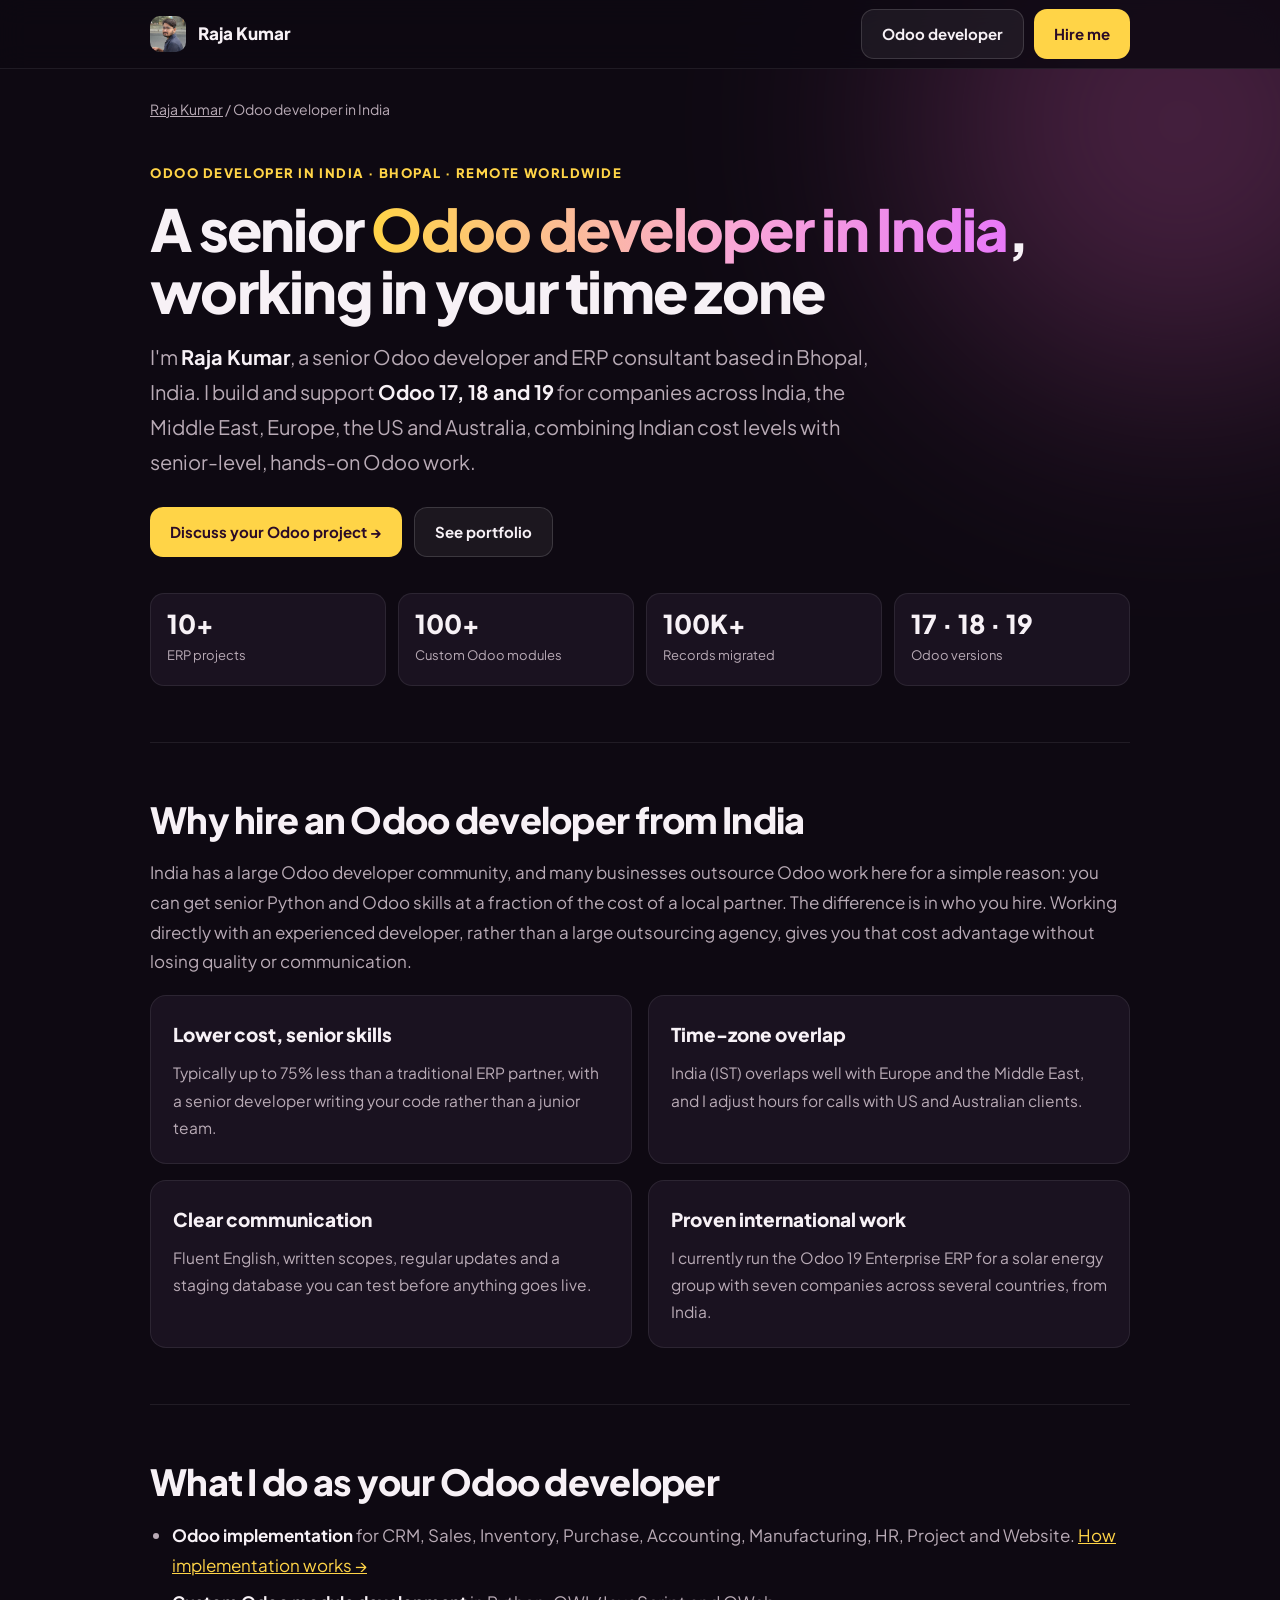
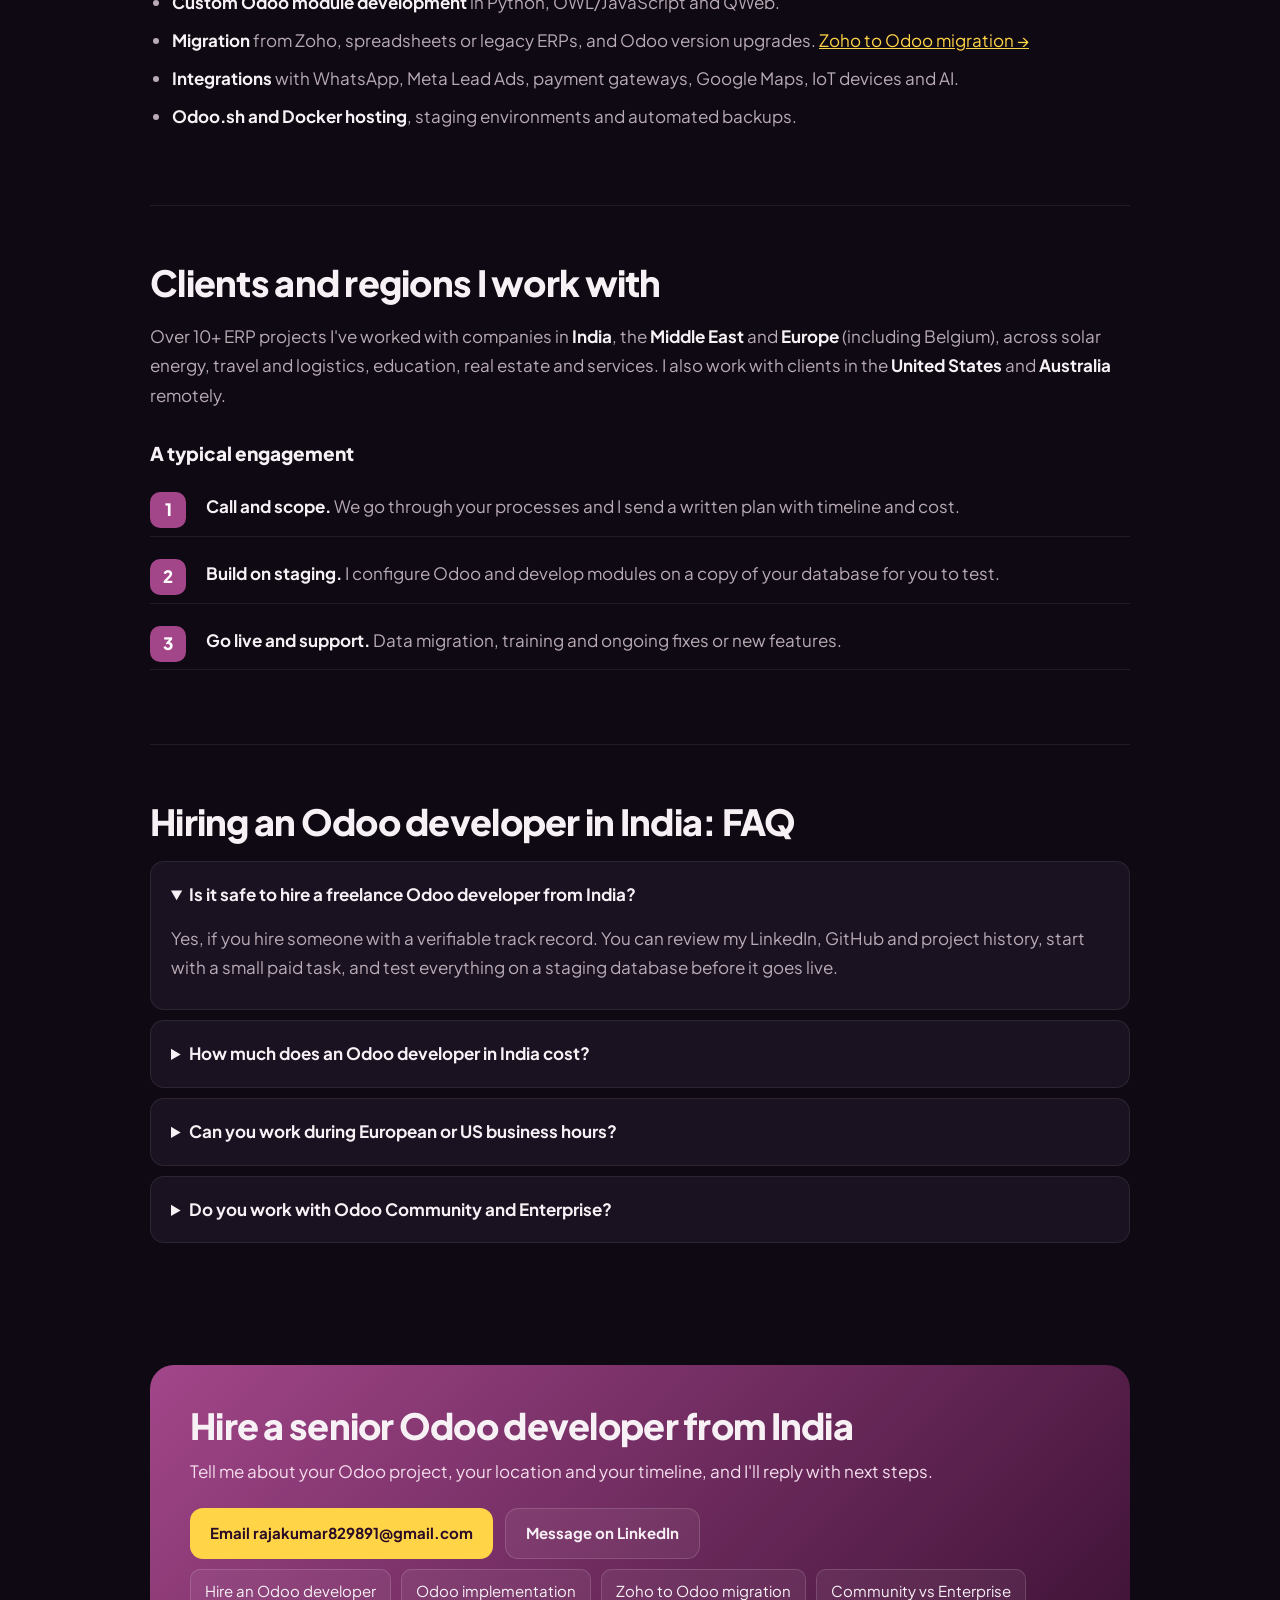
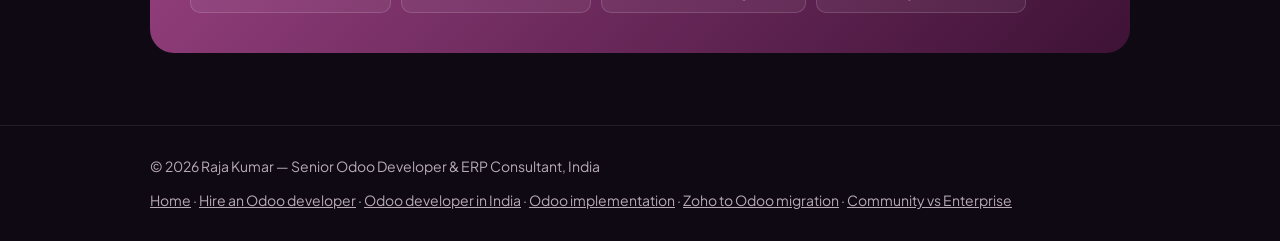
<file: odoo-developer-india/index.html>
<!DOCTYPE html>
<html lang="en">
<head>
<meta charset="UTF-8">
<meta name="viewport" content="width=device-width, initial-scale=1.0">
<title>Odoo Developer in India | Senior Freelance Odoo Developer – Raja Kumar</title>
<meta name="description" content="Hire a senior Odoo developer from India for Odoo 17, 18 and 19, Community and Enterprise. Remote Odoo implementation, customization and migration for clients in Europe, the Middle East, the US and Australia.">
<meta name="author" content="Raja Kumar">
<meta name="robots" content="index, follow, max-image-preview:large">
<link rel="canonical" href="https://raja-portfolio-lyart.vercel.app/odoo-developer-india/">
<meta name="theme-color" content="#714B67">
<link rel="icon" href="/favicon-32.png" type="image/png" sizes="32x32">
<link rel="apple-touch-icon" href="/apple-touch-icon.png">
<meta property="og:type" content="website">
<meta property="og:site_name" content="Raja Kumar – Odoo Developer">
<meta property="og:title" content="Senior Odoo Developer in India – Raja Kumar">
<meta property="og:description" content="Hire a senior Odoo developer from India for Odoo 17, 18 and 19, Community and Enterprise. Remote Odoo implementation, customization and migration for clients in Europe, the Middle East, the US and Australia.">
<meta property="og:url" content="https://raja-portfolio-lyart.vercel.app/odoo-developer-india/">
<meta property="og:image" content="https://raja-portfolio-lyart.vercel.app/og-image.png">
<meta name="twitter:card" content="summary_large_image">
<link rel="preconnect" href="https://fonts.googleapis.com">
<link rel="preconnect" href="https://fonts.gstatic.com" crossorigin>
<link href="https://fonts.googleapis.com/css2?family=Plus+Jakarta+Sans:wght@400;500;700;800&display=swap" rel="stylesheet">
<link rel="stylesheet" href="/assets/css/pages.css">
<script type="application/ld+json">
{
  "@context": "https://schema.org",
  "@graph": [
    {
      "@type": "Person",
      "@id": "https://raja-portfolio-lyart.vercel.app/#raja",
      "name": "Raja Kumar",
      "jobTitle": "Senior Odoo Developer & ERP Consultant",
      "url": "https://raja-portfolio-lyart.vercel.app/",
      "image": "https://raja-portfolio-lyart.vercel.app/avatar.jpg",
      "address": {
        "@type": "PostalAddress",
        "addressLocality": "Bhopal",
        "addressRegion": "Madhya Pradesh",
        "addressCountry": "IN"
      },
      "sameAs": [
        "https://www.linkedin.com/in/raja-kumar-cseaiml",
        "https://github.com/RajaKumar829891"
      ]
    },
    {
      "@type": "BreadcrumbList",
      "itemListElement": [
        {
          "@type": "ListItem",
          "position": 1,
          "name": "Raja Kumar",
          "item": "https://raja-portfolio-lyart.vercel.app/"
        },
        {
          "@type": "ListItem",
          "position": 2,
          "name": "Odoo developer in India",
          "item": "https://raja-portfolio-lyart.vercel.app/odoo-developer-india/"
        }
      ]
    },
    {
      "@type": "FAQPage",
      "mainEntity": [
        {
          "@type": "Question",
          "name": "Is it safe to hire a freelance Odoo developer from India?",
          "acceptedAnswer": {
            "@type": "Answer",
            "text": "Yes, if you hire someone with a verifiable track record. You can review my LinkedIn, GitHub and project history, start with a small paid task, and test everything on a staging database before it goes live."
          }
        },
        {
          "@type": "Question",
          "name": "How much does an Odoo developer in India cost?",
          "acceptedAnswer": {
            "@type": "Answer",
            "text": "Rates vary with experience. Working directly with me is typically up to 75% cheaper than a traditional ERP partner. Share your scope for a fixed quote or an hourly estimate."
          }
        },
        {
          "@type": "Question",
          "name": "Can you work during European or US business hours?",
          "acceptedAnswer": {
            "@type": "Answer",
            "text": "Yes. India overlaps well with Europe and the Middle East, and I schedule calls in US or Australian hours when needed."
          }
        },
        {
          "@type": "Question",
          "name": "Do you work with Odoo Community and Enterprise?",
          "acceptedAnswer": {
            "@type": "Answer",
            "text": "Yes, Odoo 17, 18 and 19 in both editions, on Odoo Online, Odoo.sh or your own server."
          }
        }
      ]
    },
    {
      "@type": "ProfessionalService",
      "name": "Raja Kumar – Odoo Developer in India",
      "url": "https://raja-portfolio-lyart.vercel.app/odoo-developer-india/",
      "image": "https://raja-portfolio-lyart.vercel.app/og-image.png",
      "founder": {
        "@id": "https://raja-portfolio-lyart.vercel.app/#raja"
      },
      "address": {
        "@type": "PostalAddress",
        "addressLocality": "Bhopal",
        "addressRegion": "Madhya Pradesh",
        "addressCountry": "IN"
      },
      "areaServed": [
        "India",
        "United Arab Emirates",
        "Saudi Arabia",
        "Europe",
        "United States",
        "Australia"
      ],
      "email": "rajakumar829891@gmail.com",
      "telephone": "+91-8298913646"
    }
  ]
}
</script>
</head>
<body>

<nav class="nav" aria-label="Main">
  <div class="container nav-inner">
    <a class="brand" href="/"><img src="/avatar.jpg" alt="" width="36" height="36">Raja Kumar</a>
    <div style="display:flex;gap:10px">
      <a class="btn btn-ghost" href="/odoo-developer/">Odoo developer</a>
      <a class="btn btn-primary" href="/#contact">Hire me</a>
    </div>
  </div>
</nav>

<div class="container crumbs"><a href="/">Raja Kumar</a> / Odoo developer in India</div>

<header class="page-hero">
  <div class="container">
    <p class="eyebrow">Odoo developer in India · Bhopal · Remote worldwide</p>
    <h1>A senior <span>Odoo developer in India</span>, working in your time zone</h1>
    <p class="lead">I'm <strong>Raja Kumar</strong>, a senior Odoo developer and ERP consultant based in Bhopal, India. I build and support <strong>Odoo 17, 18 and 19</strong> for companies across India, the Middle East, Europe, the US and Australia, combining Indian cost levels with senior-level, hands-on Odoo work.</p>
    <div class="hero-ctas">
      <a class="btn btn-primary" href="mailto:rajakumar829891@gmail.com?subject=Odoo%20project">Discuss your Odoo project →</a>
      <a class="btn btn-ghost" href="/">See portfolio</a>
    </div>
    <div class="facts">
      <div class="fact"><b>10+</b><span>ERP projects</span></div>
      <div class="fact"><b>100+</b><span>Custom Odoo modules</span></div>
      <div class="fact"><b>100K+</b><span>Records migrated</span></div>
      <div class="fact"><b>17 · 18 · 19</b><span>Odoo versions</span></div>
    </div>
  </div>
</header>

<main class="container">
<section>
  <h2>Why hire an Odoo developer from India</h2>
  <p>India has a large Odoo developer community, and many businesses outsource Odoo work here for a simple reason: you can get senior Python and Odoo skills at a fraction of the cost of a local partner. The difference is in who you hire. Working directly with an experienced developer, rather than a large outsourcing agency, gives you that cost advantage without losing quality or communication.</p>
  <div class="grid-2">
    <div class="card"><h3>Lower cost, senior skills</h3><p>Typically up to 75% less than a traditional ERP partner, with a senior developer writing your code rather than a junior team.</p></div>
    <div class="card"><h3>Time-zone overlap</h3><p>India (IST) overlaps well with Europe and the Middle East, and I adjust hours for calls with US and Australian clients.</p></div>
    <div class="card"><h3>Clear communication</h3><p>Fluent English, written scopes, regular updates and a staging database you can test before anything goes live.</p></div>
    <div class="card"><h3>Proven international work</h3><p>I currently run the Odoo 19 Enterprise ERP for a solar energy group with seven companies across several countries, from India.</p></div>
  </div>
</section>

<section>
  <h2>What I do as your Odoo developer</h2>
  <ul>
    <li><strong>Odoo implementation</strong> for CRM, Sales, Inventory, Purchase, Accounting, Manufacturing, HR, Project and Website. <a href="/odoo-implementation/">How implementation works →</a></li>
    <li><strong>Custom Odoo module development</strong> in Python, OWL/JavaScript and QWeb.</li>
    <li><strong>Migration</strong> from Zoho, spreadsheets or legacy ERPs, and Odoo version upgrades. <a href="/zoho-to-odoo-migration/">Zoho to Odoo migration →</a></li>
    <li><strong>Integrations</strong> with WhatsApp, Meta Lead Ads, payment gateways, Google Maps, IoT devices and AI.</li>
    <li><strong>Odoo.sh and Docker hosting</strong>, staging environments and automated backups.</li>
  </ul>
</section>

<section>
  <h2>Clients and regions I work with</h2>
  <p>Over 10+ ERP projects I've worked with companies in <strong>India</strong>, the <strong>Middle East</strong> and <strong>Europe</strong> (including Belgium), across solar energy, travel and logistics, education, real estate and services. I also work with clients in the <strong>United States</strong> and <strong>Australia</strong> remotely.</p>
  <h3>A typical engagement</h3>
  <ol class="steps">
    <li><strong>Call and scope.</strong> We go through your processes and I send a written plan with timeline and cost.</li>
    <li><strong>Build on staging.</strong> I configure Odoo and develop modules on a copy of your database for you to test.</li>
    <li><strong>Go live and support.</strong> Data migration, training and ongoing fixes or new features.</li>
  </ol>
</section>

<section>
  <h2>Hiring an Odoo developer in India: FAQ</h2>
  <details open><summary>Is it safe to hire a freelance Odoo developer from India?</summary><p>Yes, if you hire someone with a verifiable track record. You can review my LinkedIn, GitHub and project history, start with a small paid task, and test everything on a staging database before it goes live.</p></details>
  <details><summary>How much does an Odoo developer in India cost?</summary><p>Rates vary with experience. Working directly with me is typically up to 75% cheaper than a traditional ERP partner. Share your scope for a fixed quote or an hourly estimate.</p></details>
  <details><summary>Can you work during European or US business hours?</summary><p>Yes. India overlaps well with Europe and the Middle East, and I schedule calls in US or Australian hours when needed.</p></details>
  <details><summary>Do you work with Odoo Community and Enterprise?</summary><p>Yes, Odoo 17, 18 and 19 in both editions, on Odoo Online, Odoo.sh or your own server.</p></details>
</section>

<div class="cta">
  <h2>Hire a senior Odoo developer from India</h2>
  <p>Tell me about your Odoo project, your location and your timeline, and I'll reply with next steps.</p>
  <div class="hero-ctas" style="margin-top:0">
    <a class="btn btn-primary" href="mailto:rajakumar829891@gmail.com?subject=Odoo%20project">Email rajakumar829891@gmail.com</a>
    <a class="btn btn-ghost" href="https://www.linkedin.com/in/raja-kumar-cseaiml" rel="noopener">Message on LinkedIn</a>
  </div>
  <div class="related"><a href="/odoo-developer/">Hire an Odoo developer</a><a href="/odoo-implementation/">Odoo implementation</a><a href="/zoho-to-odoo-migration/">Zoho to Odoo migration</a><a href="/blog/odoo-community-vs-enterprise/">Community vs Enterprise</a></div>
</div>

</main>

<footer>
  <div class="container">
    <span>© 2026 Raja Kumar — Senior Odoo Developer &amp; ERP Consultant, India</span>
    <span><a href="/">Home</a> · <a href="/odoo-developer/">Hire an Odoo developer</a> · <a href="/odoo-developer-india/">Odoo developer in India</a> · <a href="/odoo-implementation/">Odoo implementation</a> · <a href="/zoho-to-odoo-migration/">Zoho to Odoo migration</a> · <a href="/blog/odoo-community-vs-enterprise/">Community vs Enterprise</a></span>
  </div>
</footer>
</body>
</html>
</file>
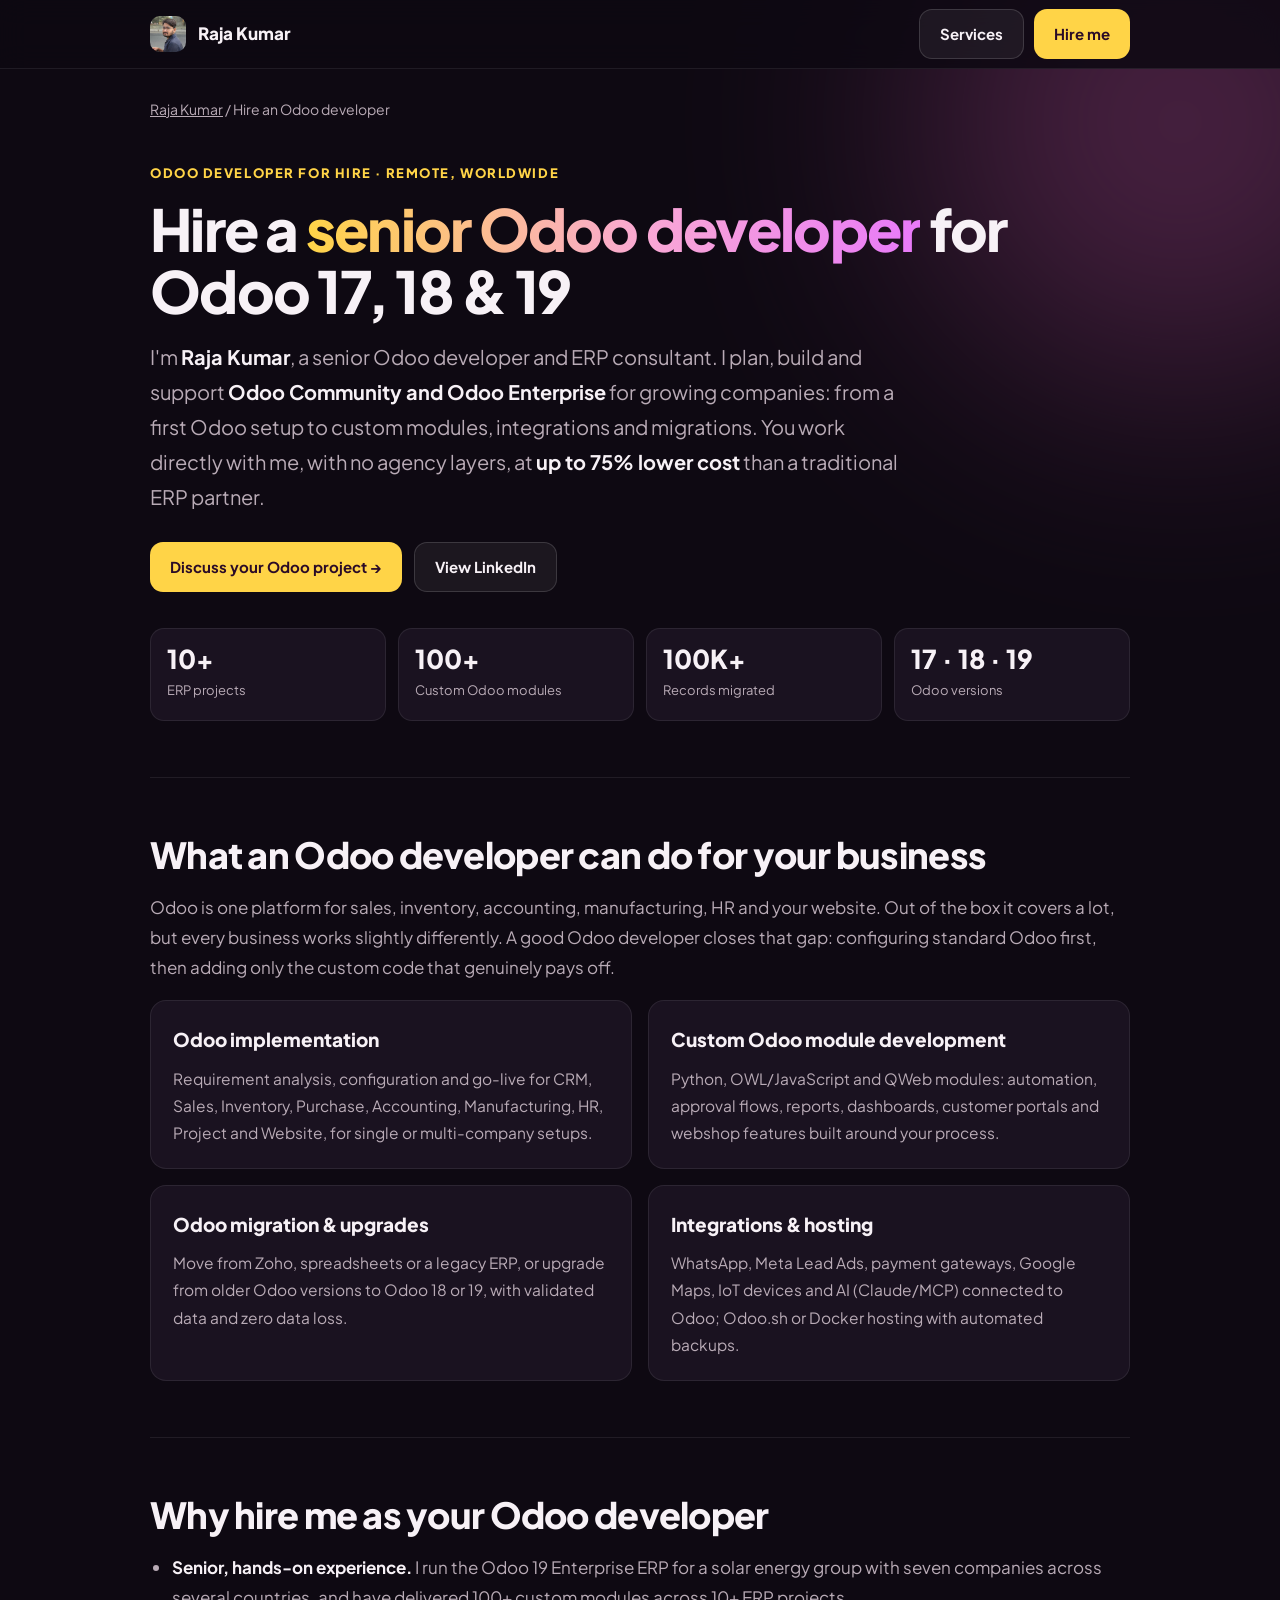
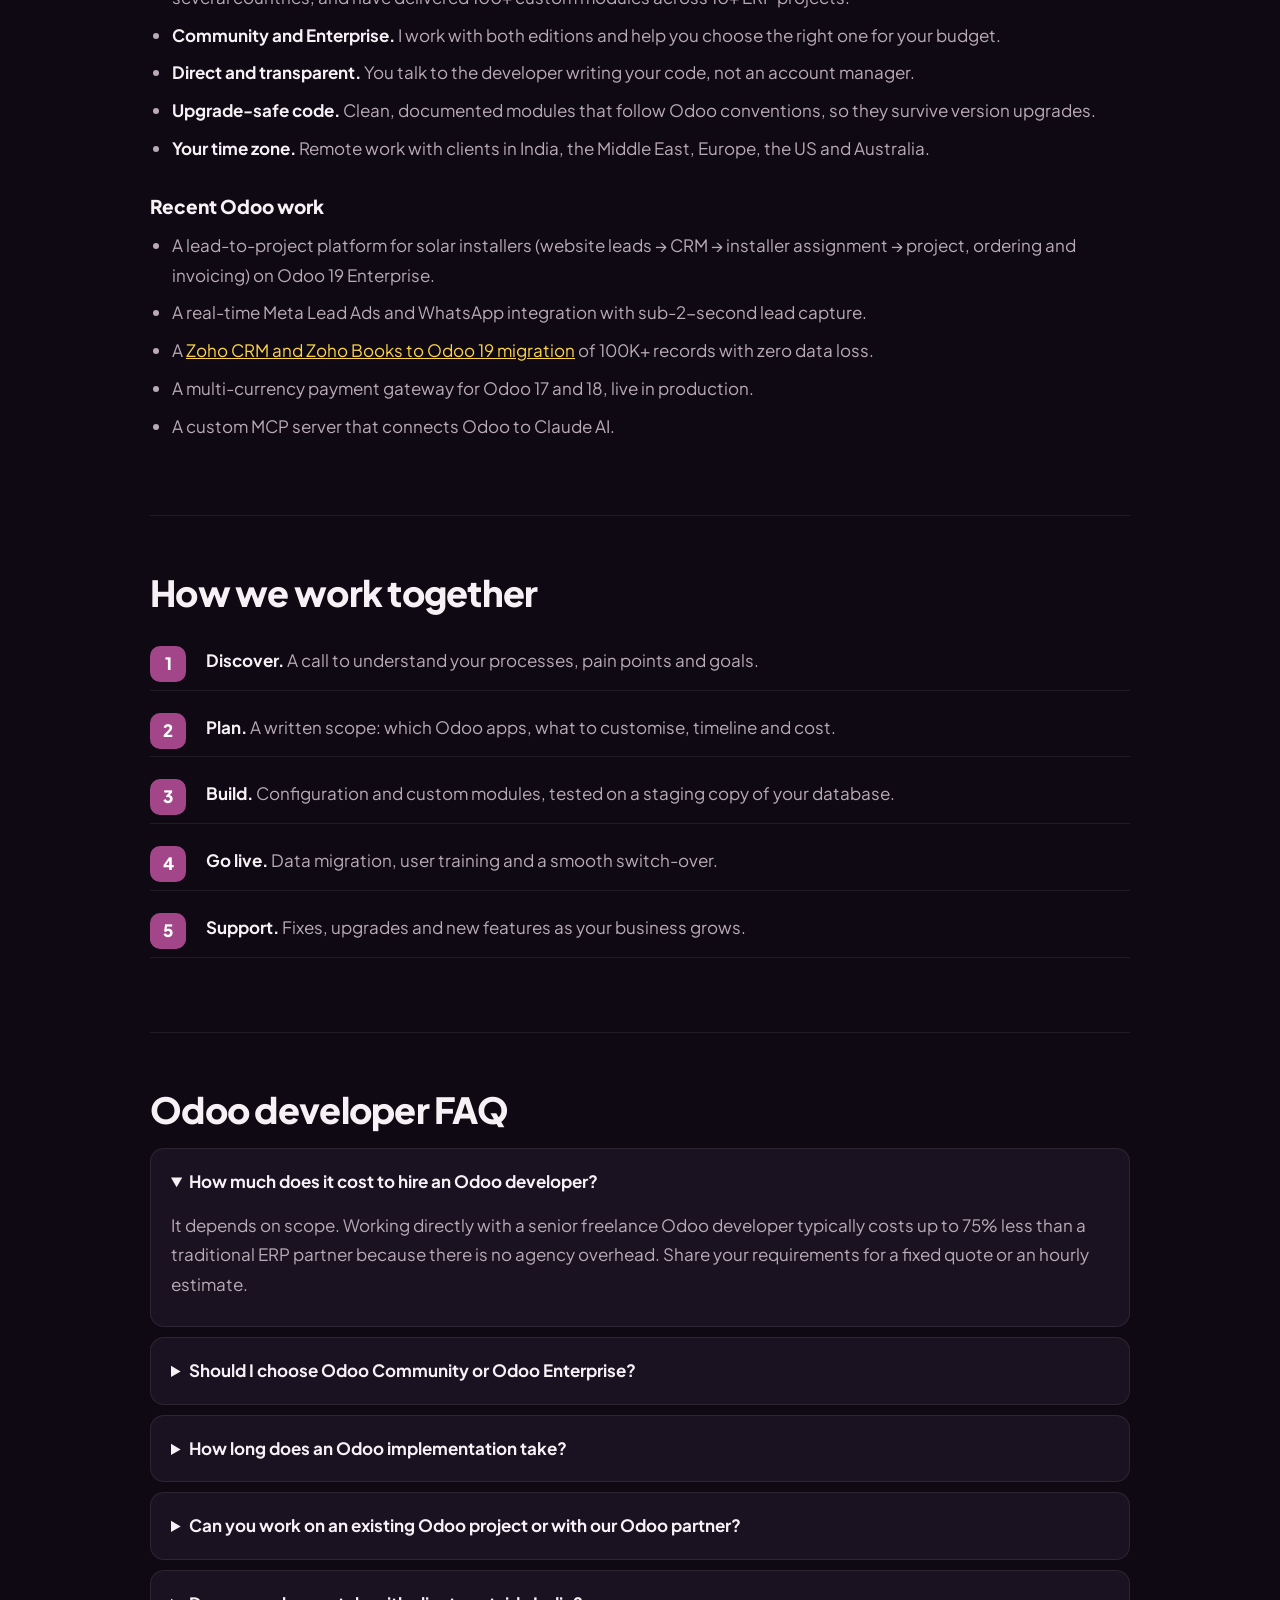
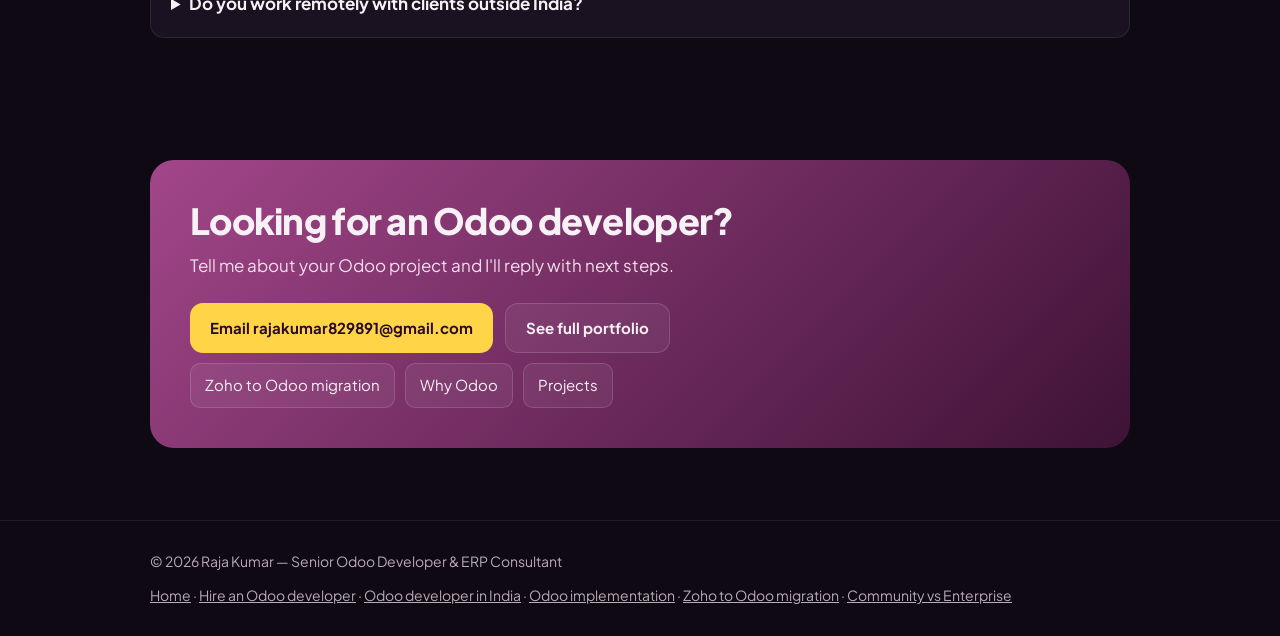
<file: odoo-developer/index.html>
<!DOCTYPE html>
<html lang="en">
<head>
<meta charset="UTF-8">
<meta name="viewport" content="width=device-width, initial-scale=1.0">
<title>Hire an Odoo Developer | Senior Odoo Developer for Odoo 17, 18 &amp; 19 – Raja Kumar</title>
<meta name="description" content="Hire a senior Odoo developer for Odoo 17, 18 and 19, Community and Enterprise. Odoo implementation, custom module development, migration and Odoo.sh hosting. Remote for clients worldwide, up to 75% lower cost than ERP partners.">
<meta name="robots" content="index, follow, max-image-preview:large">
<link rel="canonical" href="https://raja-portfolio-lyart.vercel.app/odoo-developer/">
<meta name="theme-color" content="#714B67">
<link rel="icon" href="/favicon-32.png" type="image/png" sizes="32x32">
<link rel="apple-touch-icon" href="/apple-touch-icon.png">
<meta property="og:type" content="website">
<meta property="og:title" content="Hire an Odoo Developer – Raja Kumar, Senior Odoo Developer">
<meta property="og:description" content="Odoo 17/18/19 Community & Enterprise: implementation, custom modules, migration and hosting. Remote, worldwide.">
<meta property="og:url" content="https://raja-portfolio-lyart.vercel.app/odoo-developer/">
<meta property="og:image" content="https://raja-portfolio-lyart.vercel.app/og-image.png">
<meta name="twitter:card" content="summary_large_image">
<link rel="preconnect" href="https://fonts.googleapis.com">
<link rel="preconnect" href="https://fonts.gstatic.com" crossorigin>
<link href="https://fonts.googleapis.com/css2?family=Plus+Jakarta+Sans:wght@400;500;700;800&display=swap" rel="stylesheet">
<link rel="stylesheet" href="/assets/css/pages.css">
<script type="application/ld+json">
{
  "@context": "https://schema.org",
  "@graph": [
    {
      "@type": "Service",
      "@id": "https://raja-portfolio-lyart.vercel.app/odoo-developer/#service",
      "name": "Odoo development and ERP consulting",
      "serviceType": "Odoo developer",
      "description": "Senior Odoo developer for Odoo 17, 18 and 19 (Community and Enterprise): consultation, implementation, custom module development, migration, Odoo.sh hosting and integrations.",
      "provider": { "@id": "https://raja-portfolio-lyart.vercel.app/#raja" },
      "areaServed": "Worldwide",
      "url": "https://raja-portfolio-lyart.vercel.app/odoo-developer/"
    },
    {
      "@type": "Person",
      "@id": "https://raja-portfolio-lyart.vercel.app/#raja",
      "name": "Raja Kumar",
      "jobTitle": "Senior Odoo Developer & ERP Consultant",
      "url": "https://raja-portfolio-lyart.vercel.app/",
      "image": "https://raja-portfolio-lyart.vercel.app/avatar.jpg",
      "sameAs": ["https://www.linkedin.com/in/raja-kumar-cseaiml", "https://github.com/RajaKumar829891"]
    },
    {
      "@type": "BreadcrumbList",
      "itemListElement": [
        { "@type": "ListItem", "position": 1, "name": "Raja Kumar", "item": "https://raja-portfolio-lyart.vercel.app/" },
        { "@type": "ListItem", "position": 2, "name": "Hire an Odoo developer", "item": "https://raja-portfolio-lyart.vercel.app/odoo-developer/" }
      ]
    },
    {
      "@type": "FAQPage",
      "mainEntity": [
        { "@type": "Question", "name": "How much does it cost to hire an Odoo developer?", "acceptedAnswer": { "@type": "Answer", "text": "It depends on scope. Working directly with a senior freelance Odoo developer typically costs up to 75% less than a traditional ERP partner because there is no agency overhead. Share your requirements for a fixed quote or an hourly estimate." } },
        { "@type": "Question", "name": "Should I choose Odoo Community or Odoo Enterprise?", "acceptedAnswer": { "@type": "Answer", "text": "Community is free and open source and suits many small businesses. Enterprise adds apps such as full Accounting, Studio, Odoo.sh hosting and official support. I help you compare them against your processes and budget before you commit." } },
        { "@type": "Question", "name": "How long does an Odoo implementation take?", "acceptedAnswer": { "@type": "Answer", "text": "A focused rollout of one or two apps can go live in a few weeks. Multi-company or heavily customised projects take longer and are best delivered in phases, one department at a time." } },
        { "@type": "Question", "name": "Can you work on an existing Odoo project or with our Odoo partner?", "acceptedAnswer": { "@type": "Answer", "text": "Yes. I can take over existing custom modules, fix bugs, upgrade modules to a newer Odoo version and add features, working alongside your team or partner." } },
        { "@type": "Question", "name": "Do you work remotely with clients outside India?", "acceptedAnswer": { "@type": "Answer", "text": "Yes. I work remotely with clients in Europe, the Middle East, the US and Australia and adjust my hours to your time zone." } }
      ]
    }
  ]
}
</script>
</head>
<body>

<nav class="nav" aria-label="Main">
  <div class="container nav-inner">
    <a class="brand" href="/"><img src="/avatar.jpg" alt="" width="36" height="36">Raja Kumar</a>
    <div style="display:flex;gap:10px">
      <a class="btn btn-ghost" href="/#services">Services</a>
      <a class="btn btn-primary" href="/#contact">Hire me</a>
    </div>
  </div>
</nav>

<div class="container crumbs"><a href="/">Raja Kumar</a> / Hire an Odoo developer</div>

<header class="page-hero">
  <div class="container">
    <p class="eyebrow">Odoo developer for hire · Remote, worldwide</p>
    <h1>Hire a <span>senior Odoo developer</span> for Odoo 17, 18 &amp; 19</h1>
    <p class="lead">I'm <strong>Raja Kumar</strong>, a senior Odoo developer and ERP consultant. I plan, build and support <strong>Odoo Community and Odoo Enterprise</strong> for growing companies: from a first Odoo setup to custom modules, integrations and migrations. You work directly with me, with no agency layers, at <strong>up to 75% lower cost</strong> than a traditional ERP partner.</p>
    <div class="hero-ctas">
      <a class="btn btn-primary" href="/#contact">Discuss your Odoo project →</a>
      <a class="btn btn-ghost" href="https://www.linkedin.com/in/raja-kumar-cseaiml" rel="noopener">View LinkedIn</a>
    </div>
    <div class="facts">
      <div class="fact"><b>10+</b><span>ERP projects</span></div>
      <div class="fact"><b>100+</b><span>Custom Odoo modules</span></div>
      <div class="fact"><b>100K+</b><span>Records migrated</span></div>
      <div class="fact"><b>17 · 18 · 19</b><span>Odoo versions</span></div>
    </div>
  </div>
</header>

<main class="container">

<section>
  <h2>What an Odoo developer can do for your business</h2>
  <p>Odoo is one platform for sales, inventory, accounting, manufacturing, HR and your website. Out of the box it covers a lot, but every business works slightly differently. A good Odoo developer closes that gap: configuring standard Odoo first, then adding only the custom code that genuinely pays off.</p>
  <div class="grid-2">
    <div class="card"><h3>Odoo implementation</h3><p>Requirement analysis, configuration and go-live for CRM, Sales, Inventory, Purchase, Accounting, Manufacturing, HR, Project and Website, for single or multi-company setups.</p></div>
    <div class="card"><h3>Custom Odoo module development</h3><p>Python, OWL/JavaScript and QWeb modules: automation, approval flows, reports, dashboards, customer portals and webshop features built around your process.</p></div>
    <div class="card"><h3>Odoo migration &amp; upgrades</h3><p>Move from Zoho, spreadsheets or a legacy ERP, or upgrade from older Odoo versions to Odoo 18 or 19, with validated data and zero data loss.</p></div>
    <div class="card"><h3>Integrations &amp; hosting</h3><p>WhatsApp, Meta Lead Ads, payment gateways, Google Maps, IoT devices and AI (Claude/MCP) connected to Odoo; Odoo.sh or Docker hosting with automated backups.</p></div>
  </div>
</section>

<section>
  <h2>Why hire me as your Odoo developer</h2>
  <ul>
    <li><strong>Senior, hands-on experience.</strong> I run the Odoo 19 Enterprise ERP for a solar energy group with seven companies across several countries, and have delivered 100+ custom modules across 10+ ERP projects.</li>
    <li><strong>Community and Enterprise.</strong> I work with both editions and help you choose the right one for your budget.</li>
    <li><strong>Direct and transparent.</strong> You talk to the developer writing your code, not an account manager.</li>
    <li><strong>Upgrade-safe code.</strong> Clean, documented modules that follow Odoo conventions, so they survive version upgrades.</li>
    <li><strong>Your time zone.</strong> Remote work with clients in India, the Middle East, Europe, the US and Australia.</li>
  </ul>

  <h3>Recent Odoo work</h3>
  <ul>
    <li>A lead-to-project platform for solar installers (website leads → CRM → installer assignment → project, ordering and invoicing) on Odoo 19 Enterprise.</li>
    <li>A real-time Meta Lead Ads and WhatsApp integration with sub-2-second lead capture.</li>
    <li>A <a href="/zoho-to-odoo-migration/">Zoho CRM and Zoho Books to Odoo 19 migration</a> of 100K+ records with zero data loss.</li>
    <li>A multi-currency payment gateway for Odoo 17 and 18, live in production.</li>
    <li>A custom MCP server that connects Odoo to Claude AI.</li>
  </ul>
</section>

<section>
  <h2>How we work together</h2>
  <ol class="steps">
    <li><strong>Discover.</strong> A call to understand your processes, pain points and goals.</li>
    <li><strong>Plan.</strong> A written scope: which Odoo apps, what to customise, timeline and cost.</li>
    <li><strong>Build.</strong> Configuration and custom modules, tested on a staging copy of your database.</li>
    <li><strong>Go live.</strong> Data migration, user training and a smooth switch-over.</li>
    <li><strong>Support.</strong> Fixes, upgrades and new features as your business grows.</li>
  </ol>
</section>

<section>
  <h2>Odoo developer FAQ</h2>
  <details open><summary>How much does it cost to hire an Odoo developer?</summary><p>It depends on scope. Working directly with a senior freelance Odoo developer typically costs up to 75% less than a traditional ERP partner because there is no agency overhead. Share your requirements for a fixed quote or an hourly estimate.</p></details>
  <details><summary>Should I choose Odoo Community or Odoo Enterprise?</summary><p>Community is free and open source and suits many small businesses. Enterprise adds apps such as full Accounting, Studio, Odoo.sh hosting and official support. I help you compare them against your processes and budget before you commit.</p></details>
  <details><summary>How long does an Odoo implementation take?</summary><p>A focused rollout of one or two apps can go live in a few weeks. Multi-company or heavily customised projects take longer and are best delivered in phases, one department at a time.</p></details>
  <details><summary>Can you work on an existing Odoo project or with our Odoo partner?</summary><p>Yes. I can take over existing custom modules, fix bugs, upgrade modules to a newer Odoo version and add features, working alongside your team or partner.</p></details>
  <details><summary>Do you work remotely with clients outside India?</summary><p>Yes. I work remotely with clients in Europe, the Middle East, the US and Australia and adjust my hours to your time zone.</p></details>
</section>

<div class="cta">
  <h2>Looking for an Odoo developer?</h2>
  <p>Tell me about your Odoo project and I'll reply with next steps.</p>
  <div class="hero-ctas" style="margin-top:0">
    <a class="btn btn-primary" href="mailto:rajakumar829891@gmail.com?subject=Odoo%20project">Email rajakumar829891@gmail.com</a>
    <a class="btn btn-ghost" href="/">See full portfolio</a>
  </div>
  <div class="related"><a href="/zoho-to-odoo-migration/">Zoho to Odoo migration</a><a href="/#why-odoo">Why Odoo</a><a href="/#projects">Projects</a></div>
</div>

</main>

<footer>
  <div class="container">
    <span>© 2026 Raja Kumar — Senior Odoo Developer &amp; ERP Consultant</span>
    <span><a href="/">Home</a> · <a href="/odoo-developer/">Hire an Odoo developer</a> · <a href="/odoo-developer-india/">Odoo developer in India</a> · <a href="/odoo-implementation/">Odoo implementation</a> · <a href="/zoho-to-odoo-migration/">Zoho to Odoo migration</a> · <a href="/blog/odoo-community-vs-enterprise/">Community vs Enterprise</a></span>
  </div>
</footer>
</body>
</html>
</file>
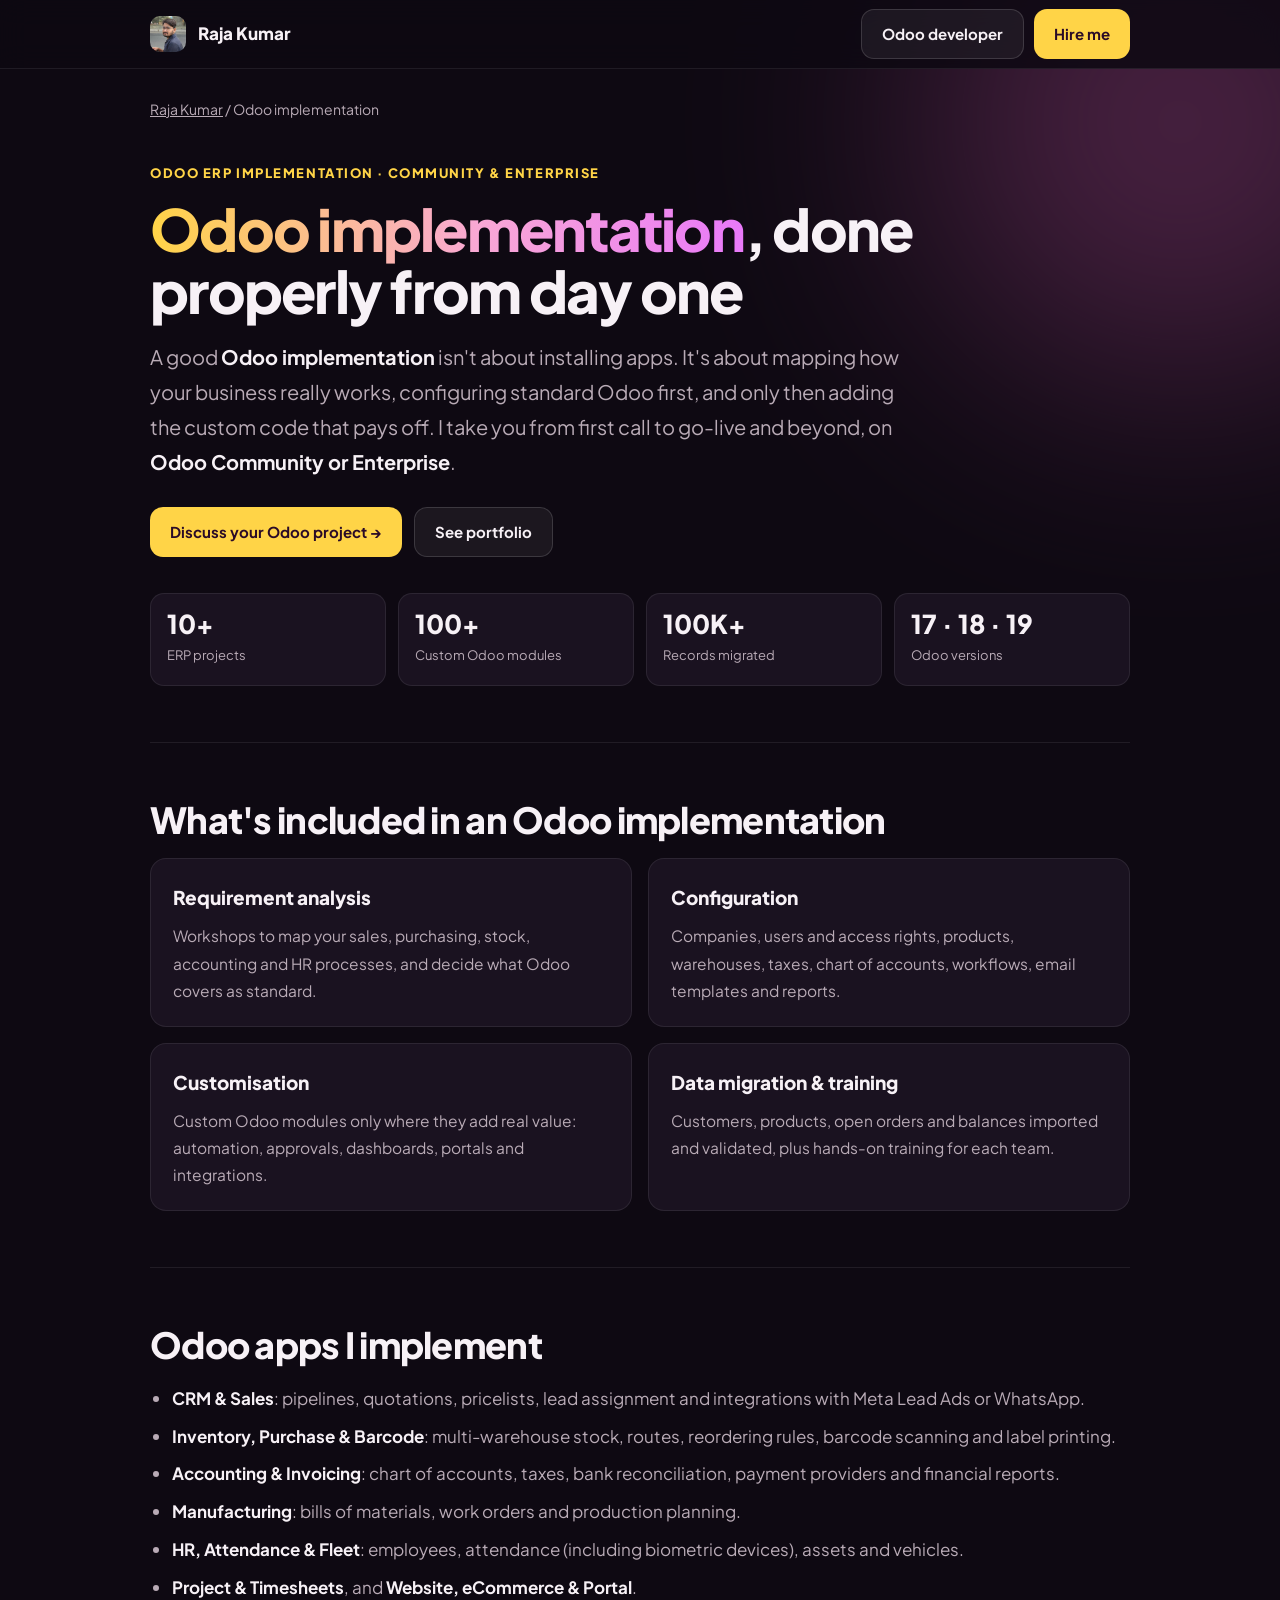
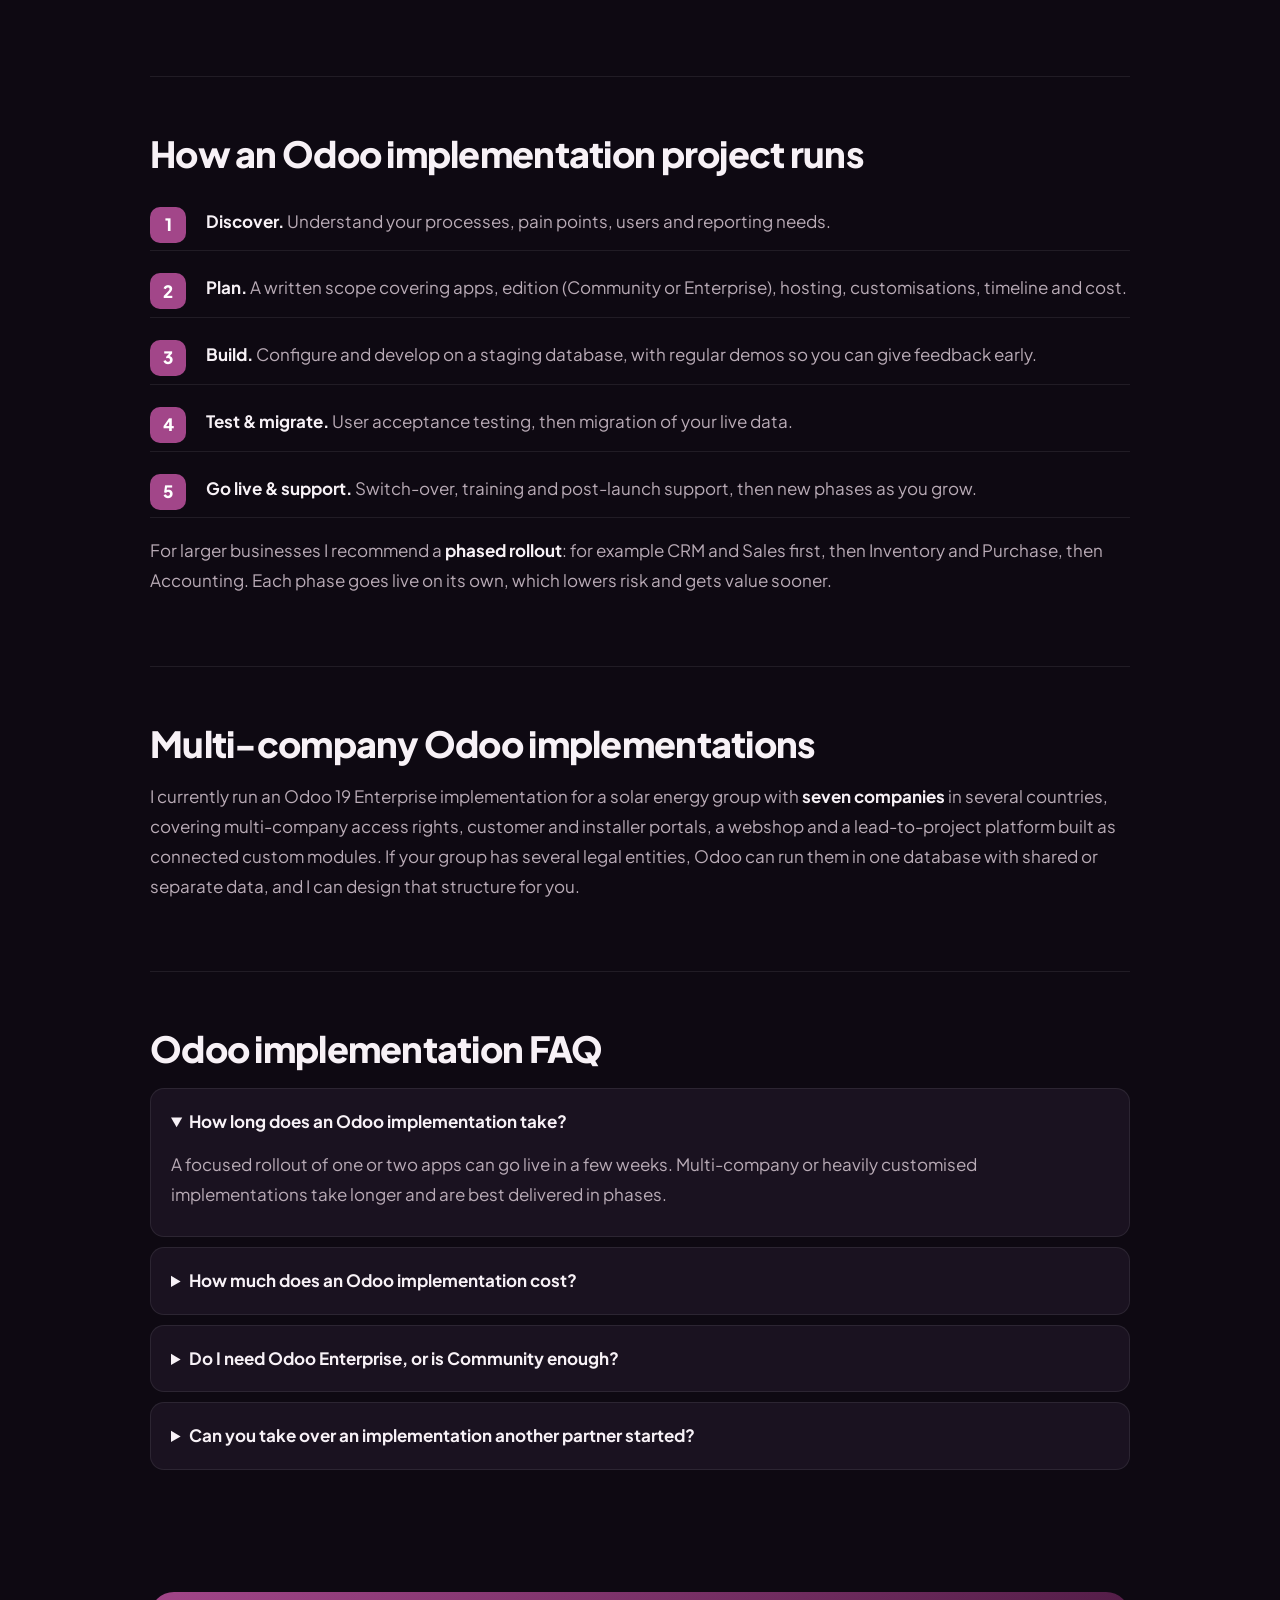
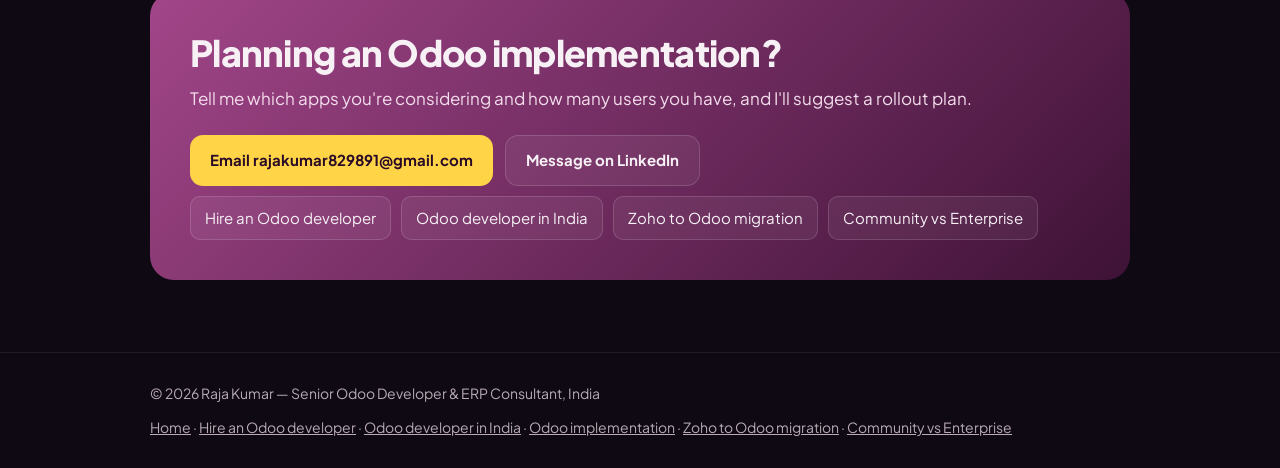
<file: odoo-implementation/index.html>
<!DOCTYPE html>
<html lang="en">
<head>
<meta charset="UTF-8">
<meta name="viewport" content="width=device-width, initial-scale=1.0">
<title>Odoo Implementation Services | Odoo ERP Setup for Community & Enterprise – Raja Kumar</title>
<meta name="description" content="End-to-end Odoo ERP implementation for Odoo 17, 18 and 19: requirement analysis, configuration, custom modules, data migration, training and go-live support. Community or Enterprise, single or multi-company.">
<meta name="author" content="Raja Kumar">
<meta name="robots" content="index, follow, max-image-preview:large">
<link rel="canonical" href="https://raja-portfolio-lyart.vercel.app/odoo-implementation/">
<meta name="theme-color" content="#714B67">
<link rel="icon" href="/favicon-32.png" type="image/png" sizes="32x32">
<link rel="apple-touch-icon" href="/apple-touch-icon.png">
<meta property="og:type" content="website">
<meta property="og:site_name" content="Raja Kumar – Odoo Developer">
<meta property="og:title" content="Odoo Implementation Services – Raja Kumar">
<meta property="og:description" content="End-to-end Odoo ERP implementation for Odoo 17, 18 and 19: requirement analysis, configuration, custom modules, data migration, training and go-live support. Community or Enterprise, single or multi-company.">
<meta property="og:url" content="https://raja-portfolio-lyart.vercel.app/odoo-implementation/">
<meta property="og:image" content="https://raja-portfolio-lyart.vercel.app/og-image.png">
<meta name="twitter:card" content="summary_large_image">
<link rel="preconnect" href="https://fonts.googleapis.com">
<link rel="preconnect" href="https://fonts.gstatic.com" crossorigin>
<link href="https://fonts.googleapis.com/css2?family=Plus+Jakarta+Sans:wght@400;500;700;800&display=swap" rel="stylesheet">
<link rel="stylesheet" href="/assets/css/pages.css">
<script type="application/ld+json">
{
  "@context": "https://schema.org",
  "@graph": [
    {
      "@type": "Person",
      "@id": "https://raja-portfolio-lyart.vercel.app/#raja",
      "name": "Raja Kumar",
      "jobTitle": "Senior Odoo Developer & ERP Consultant",
      "url": "https://raja-portfolio-lyart.vercel.app/",
      "image": "https://raja-portfolio-lyart.vercel.app/avatar.jpg",
      "address": {
        "@type": "PostalAddress",
        "addressLocality": "Bhopal",
        "addressRegion": "Madhya Pradesh",
        "addressCountry": "IN"
      },
      "sameAs": [
        "https://www.linkedin.com/in/raja-kumar-cseaiml",
        "https://github.com/RajaKumar829891"
      ]
    },
    {
      "@type": "BreadcrumbList",
      "itemListElement": [
        {
          "@type": "ListItem",
          "position": 1,
          "name": "Raja Kumar",
          "item": "https://raja-portfolio-lyart.vercel.app/"
        },
        {
          "@type": "ListItem",
          "position": 2,
          "name": "Odoo implementation",
          "item": "https://raja-portfolio-lyart.vercel.app/odoo-implementation/"
        }
      ]
    },
    {
      "@type": "FAQPage",
      "mainEntity": [
        {
          "@type": "Question",
          "name": "How long does an Odoo implementation take?",
          "acceptedAnswer": {
            "@type": "Answer",
            "text": "A focused rollout of one or two apps can go live in a few weeks. Multi-company or heavily customised implementations take longer and are best delivered in phases."
          }
        },
        {
          "@type": "Question",
          "name": "How much does an Odoo implementation cost?",
          "acceptedAnswer": {
            "@type": "Answer",
            "text": "It depends on the number of apps, users, customisations and data to migrate. Working directly with me is typically up to 75% cheaper than a traditional ERP partner. I give a written scope and quote before work starts."
          }
        },
        {
          "@type": "Question",
          "name": "Do I need Odoo Enterprise, or is Community enough?",
          "acceptedAnswer": {
            "@type": "Answer",
            "text": "Many small businesses run well on Community. Enterprise adds features such as full accounting, Studio, mobile apps, Odoo.sh hosting and official upgrades. See my Community vs Enterprise guide or ask me to compare them against your processes."
          }
        },
        {
          "@type": "Question",
          "name": "Can you take over an implementation another partner started?",
          "acceptedAnswer": {
            "@type": "Answer",
            "text": "Yes. I can review the existing setup and custom modules, fix issues and continue the rollout."
          }
        }
      ]
    },
    {
      "@type": "Service",
      "name": "Odoo implementation",
      "serviceType": "ERP implementation",
      "description": "End-to-end Odoo ERP implementation for Odoo 17, 18 and 19, Community and Enterprise.",
      "provider": {
        "@id": "https://raja-portfolio-lyart.vercel.app/#raja"
      },
      "areaServed": "Worldwide",
      "url": "https://raja-portfolio-lyart.vercel.app/odoo-implementation/"
    }
  ]
}
</script>
</head>
<body>

<nav class="nav" aria-label="Main">
  <div class="container nav-inner">
    <a class="brand" href="/"><img src="/avatar.jpg" alt="" width="36" height="36">Raja Kumar</a>
    <div style="display:flex;gap:10px">
      <a class="btn btn-ghost" href="/odoo-developer/">Odoo developer</a>
      <a class="btn btn-primary" href="/#contact">Hire me</a>
    </div>
  </div>
</nav>

<div class="container crumbs"><a href="/">Raja Kumar</a> / Odoo implementation</div>

<header class="page-hero">
  <div class="container">
    <p class="eyebrow">Odoo ERP implementation · Community & Enterprise</p>
    <h1><span>Odoo implementation</span>, done properly from day one</h1>
    <p class="lead">A good <strong>Odoo implementation</strong> isn't about installing apps. It's about mapping how your business really works, configuring standard Odoo first, and only then adding the custom code that pays off. I take you from first call to go-live and beyond, on <strong>Odoo Community or Enterprise</strong>.</p>
    <div class="hero-ctas">
      <a class="btn btn-primary" href="mailto:rajakumar829891@gmail.com?subject=Odoo%20project">Discuss your Odoo project →</a>
      <a class="btn btn-ghost" href="/">See portfolio</a>
    </div>
    <div class="facts">
      <div class="fact"><b>10+</b><span>ERP projects</span></div>
      <div class="fact"><b>100+</b><span>Custom Odoo modules</span></div>
      <div class="fact"><b>100K+</b><span>Records migrated</span></div>
      <div class="fact"><b>17 · 18 · 19</b><span>Odoo versions</span></div>
    </div>
  </div>
</header>

<main class="container">
<section>
  <h2>What's included in an Odoo implementation</h2>
  <div class="grid-2">
    <div class="card"><h3>Requirement analysis</h3><p>Workshops to map your sales, purchasing, stock, accounting and HR processes, and decide what Odoo covers as standard.</p></div>
    <div class="card"><h3>Configuration</h3><p>Companies, users and access rights, products, warehouses, taxes, chart of accounts, workflows, email templates and reports.</p></div>
    <div class="card"><h3>Customisation</h3><p>Custom Odoo modules only where they add real value: automation, approvals, dashboards, portals and integrations.</p></div>
    <div class="card"><h3>Data migration &amp; training</h3><p>Customers, products, open orders and balances imported and validated, plus hands-on training for each team.</p></div>
  </div>
</section>

<section>
  <h2>Odoo apps I implement</h2>
  <ul>
    <li><strong>CRM &amp; Sales</strong>: pipelines, quotations, pricelists, lead assignment and integrations with Meta Lead Ads or WhatsApp.</li>
    <li><strong>Inventory, Purchase &amp; Barcode</strong>: multi-warehouse stock, routes, reordering rules, barcode scanning and label printing.</li>
    <li><strong>Accounting &amp; Invoicing</strong>: chart of accounts, taxes, bank reconciliation, payment providers and financial reports.</li>
    <li><strong>Manufacturing</strong>: bills of materials, work orders and production planning.</li>
    <li><strong>HR, Attendance &amp; Fleet</strong>: employees, attendance (including biometric devices), assets and vehicles.</li>
    <li><strong>Project &amp; Timesheets</strong>, and <strong>Website, eCommerce &amp; Portal</strong>.</li>
  </ul>
</section>

<section>
  <h2>How an Odoo implementation project runs</h2>
  <ol class="steps">
    <li><strong>Discover.</strong> Understand your processes, pain points, users and reporting needs.</li>
    <li><strong>Plan.</strong> A written scope covering apps, edition (Community or Enterprise), hosting, customisations, timeline and cost.</li>
    <li><strong>Build.</strong> Configure and develop on a staging database, with regular demos so you can give feedback early.</li>
    <li><strong>Test &amp; migrate.</strong> User acceptance testing, then migration of your live data.</li>
    <li><strong>Go live &amp; support.</strong> Switch-over, training and post-launch support, then new phases as you grow.</li>
  </ol>
  <p>For larger businesses I recommend a <strong>phased rollout</strong>: for example CRM and Sales first, then Inventory and Purchase, then Accounting. Each phase goes live on its own, which lowers risk and gets value sooner.</p>
</section>

<section>
  <h2>Multi-company Odoo implementations</h2>
  <p>I currently run an Odoo 19 Enterprise implementation for a solar energy group with <strong>seven companies</strong> in several countries, covering multi-company access rights, customer and installer portals, a webshop and a lead-to-project platform built as connected custom modules. If your group has several legal entities, Odoo can run them in one database with shared or separate data, and I can design that structure for you.</p>
</section>

<section>
  <h2>Odoo implementation FAQ</h2>
  <details open><summary>How long does an Odoo implementation take?</summary><p>A focused rollout of one or two apps can go live in a few weeks. Multi-company or heavily customised implementations take longer and are best delivered in phases.</p></details>
  <details><summary>How much does an Odoo implementation cost?</summary><p>It depends on the number of apps, users, customisations and data to migrate. Working directly with me is typically up to 75% cheaper than a traditional ERP partner. I give a written scope and quote before work starts.</p></details>
  <details><summary>Do I need Odoo Enterprise, or is Community enough?</summary><p>Many small businesses run well on Community. Enterprise adds features such as full accounting, Studio, mobile apps, Odoo.sh hosting and official upgrades. See my Community vs Enterprise guide or ask me to compare them against your processes.</p></details>
  <details><summary>Can you take over an implementation another partner started?</summary><p>Yes. I can review the existing setup and custom modules, fix issues and continue the rollout.</p></details>
</section>

<div class="cta">
  <h2>Planning an Odoo implementation?</h2>
  <p>Tell me which apps you're considering and how many users you have, and I'll suggest a rollout plan.</p>
  <div class="hero-ctas" style="margin-top:0">
    <a class="btn btn-primary" href="mailto:rajakumar829891@gmail.com?subject=Odoo%20project">Email rajakumar829891@gmail.com</a>
    <a class="btn btn-ghost" href="https://www.linkedin.com/in/raja-kumar-cseaiml" rel="noopener">Message on LinkedIn</a>
  </div>
  <div class="related"><a href="/odoo-developer/">Hire an Odoo developer</a><a href="/odoo-developer-india/">Odoo developer in India</a><a href="/zoho-to-odoo-migration/">Zoho to Odoo migration</a><a href="/blog/odoo-community-vs-enterprise/">Community vs Enterprise</a></div>
</div>

</main>

<footer>
  <div class="container">
    <span>© 2026 Raja Kumar — Senior Odoo Developer &amp; ERP Consultant, India</span>
    <span><a href="/">Home</a> · <a href="/odoo-developer/">Hire an Odoo developer</a> · <a href="/odoo-developer-india/">Odoo developer in India</a> · <a href="/odoo-implementation/">Odoo implementation</a> · <a href="/zoho-to-odoo-migration/">Zoho to Odoo migration</a> · <a href="/blog/odoo-community-vs-enterprise/">Community vs Enterprise</a></span>
  </div>
</footer>
</body>
</html>
</file>
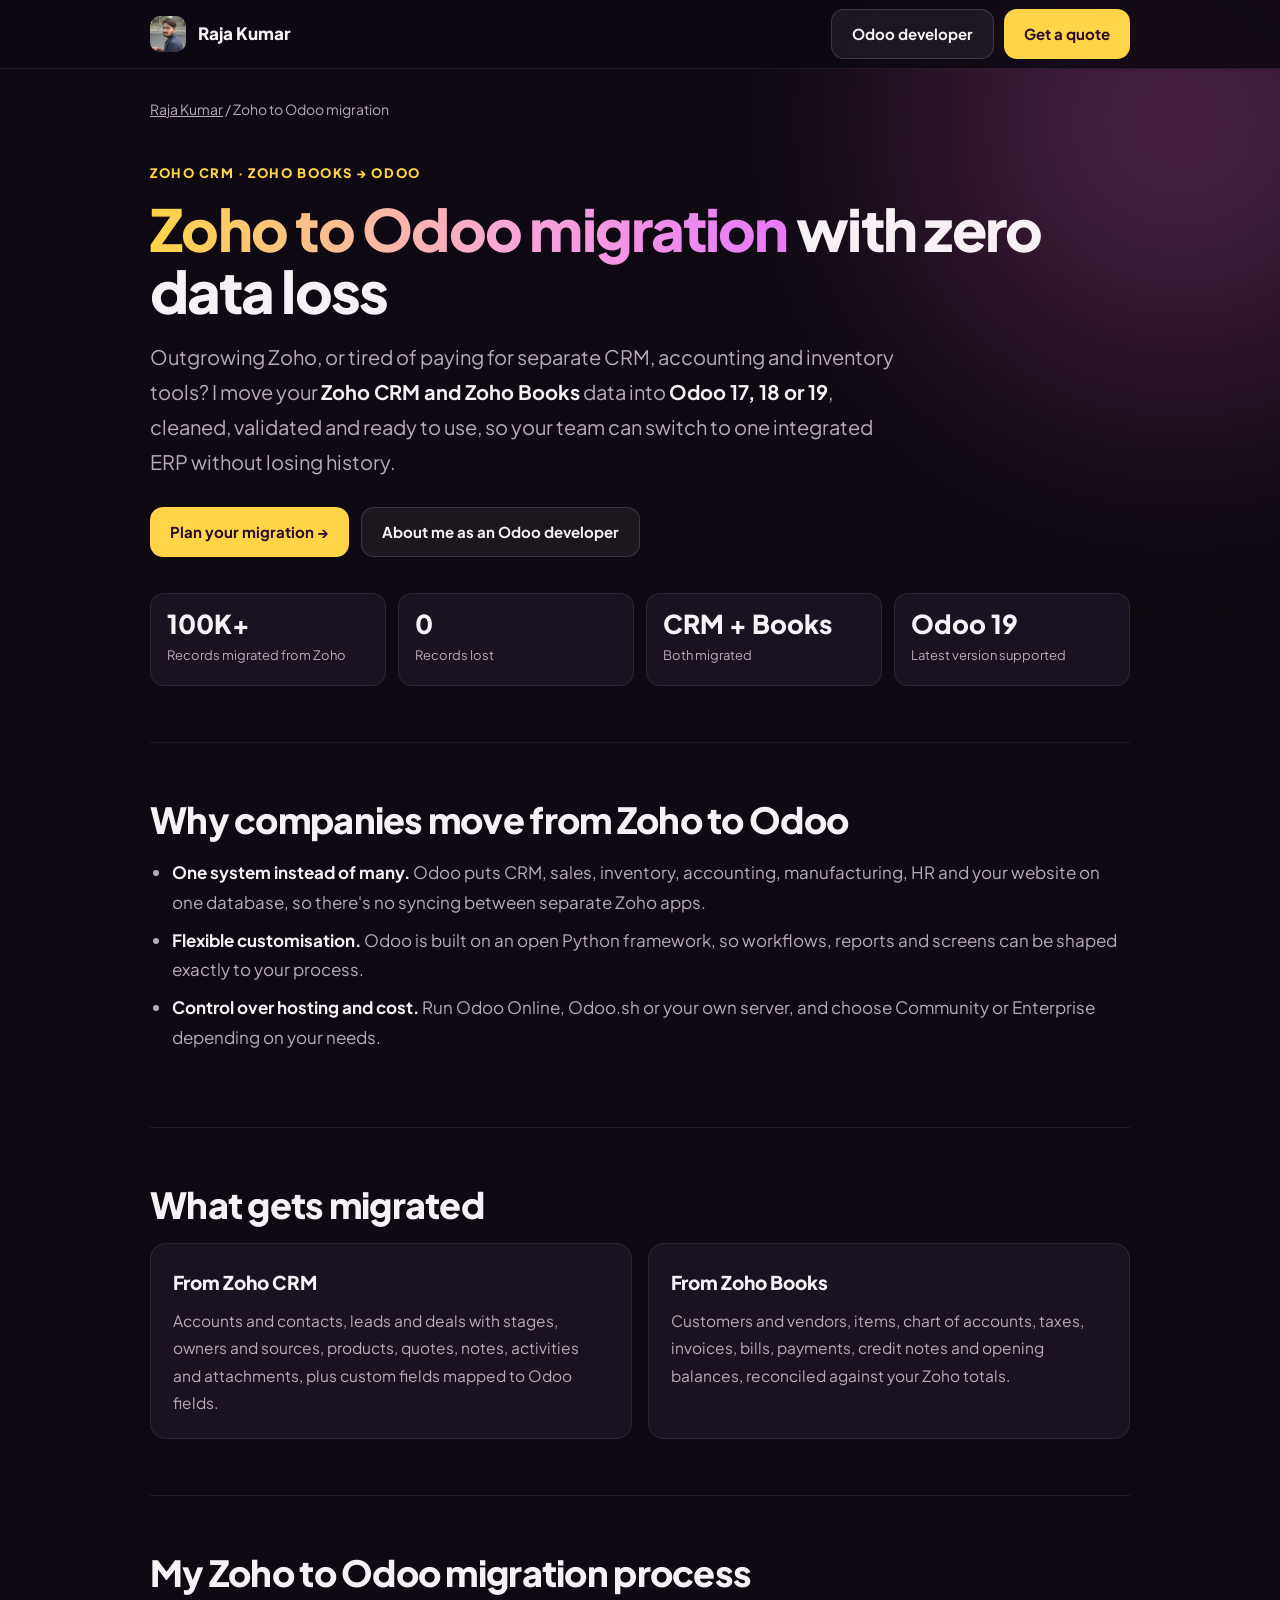
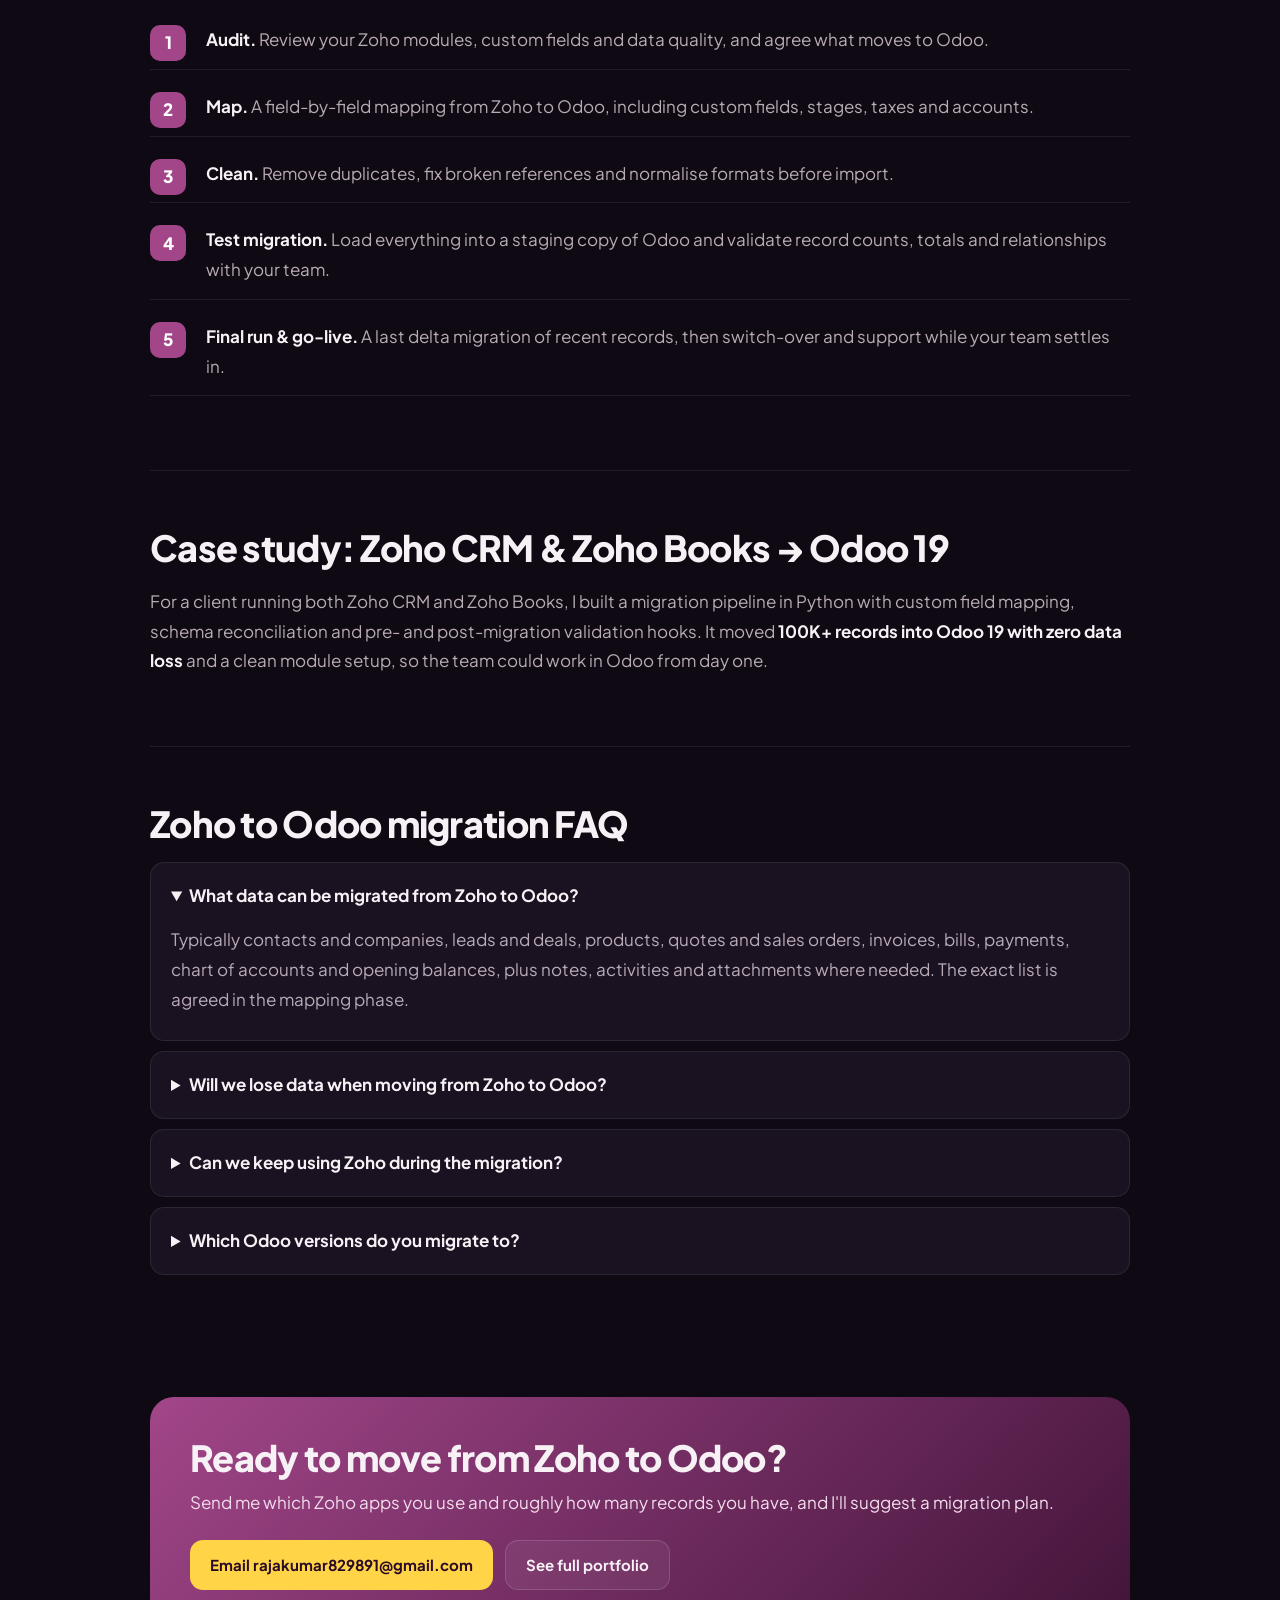
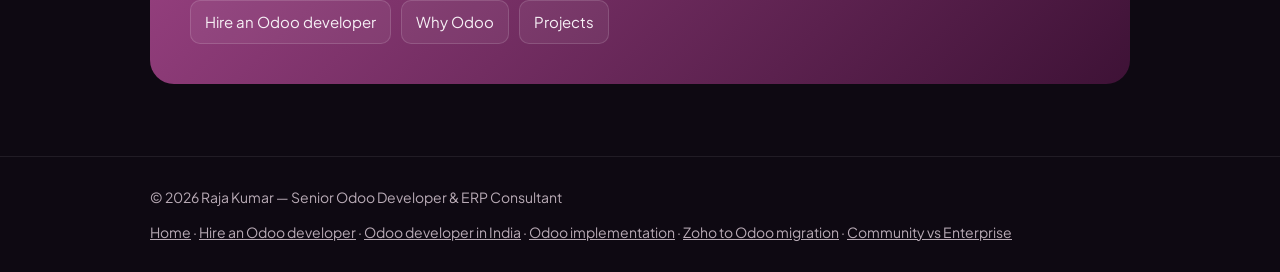
<file: zoho-to-odoo-migration/index.html>
<!DOCTYPE html>
<html lang="en">
<head>
<meta charset="UTF-8">
<meta name="viewport" content="width=device-width, initial-scale=1.0">
<title>Zoho to Odoo Migration | Zoho CRM &amp; Zoho Books to Odoo 18/19 – Raja Kumar</title>
<meta name="description" content="Migrate from Zoho CRM and Zoho Books to Odoo 17, 18 or 19 with zero data loss. Field mapping, data cleaning, validation and go-live support by a senior Odoo developer with a 100K+ record Zoho migration behind him.">
<meta name="robots" content="index, follow, max-image-preview:large">
<link rel="canonical" href="https://raja-portfolio-lyart.vercel.app/zoho-to-odoo-migration/">
<meta name="theme-color" content="#714B67">
<link rel="icon" href="/favicon-32.png" type="image/png" sizes="32x32">
<link rel="apple-touch-icon" href="/apple-touch-icon.png">
<meta property="og:type" content="website">
<meta property="og:title" content="Zoho to Odoo Migration – Zoho CRM & Books to Odoo 19">
<meta property="og:description" content="Move from Zoho CRM and Zoho Books to Odoo with validated data and zero data loss.">
<meta property="og:url" content="https://raja-portfolio-lyart.vercel.app/zoho-to-odoo-migration/">
<meta property="og:image" content="https://raja-portfolio-lyart.vercel.app/og-image.png">
<meta name="twitter:card" content="summary_large_image">
<link rel="preconnect" href="https://fonts.googleapis.com">
<link rel="preconnect" href="https://fonts.gstatic.com" crossorigin>
<link href="https://fonts.googleapis.com/css2?family=Plus+Jakarta+Sans:wght@400;500;700;800&display=swap" rel="stylesheet">
<link rel="stylesheet" href="/assets/css/pages.css">
<script type="application/ld+json">
{
  "@context": "https://schema.org",
  "@graph": [
    {
      "@type": "Service",
      "name": "Zoho to Odoo migration",
      "serviceType": "ERP data migration",
      "description": "Migration from Zoho CRM and Zoho Books to Odoo 17, 18 or 19, including field mapping, data cleaning, validation and go-live support.",
      "provider": { "@id": "https://raja-portfolio-lyart.vercel.app/#raja" },
      "areaServed": "Worldwide",
      "url": "https://raja-portfolio-lyart.vercel.app/zoho-to-odoo-migration/"
    },
    {
      "@type": "Person",
      "@id": "https://raja-portfolio-lyart.vercel.app/#raja",
      "name": "Raja Kumar",
      "jobTitle": "Senior Odoo Developer & ERP Consultant",
      "url": "https://raja-portfolio-lyart.vercel.app/",
      "sameAs": ["https://www.linkedin.com/in/raja-kumar-cseaiml", "https://github.com/RajaKumar829891"]
    },
    {
      "@type": "BreadcrumbList",
      "itemListElement": [
        { "@type": "ListItem", "position": 1, "name": "Raja Kumar", "item": "https://raja-portfolio-lyart.vercel.app/" },
        { "@type": "ListItem", "position": 2, "name": "Zoho to Odoo migration", "item": "https://raja-portfolio-lyart.vercel.app/zoho-to-odoo-migration/" }
      ]
    },
    {
      "@type": "FAQPage",
      "mainEntity": [
        { "@type": "Question", "name": "What data can be migrated from Zoho to Odoo?", "acceptedAnswer": { "@type": "Answer", "text": "Typically contacts and companies, leads and deals, products, quotes and sales orders, invoices, bills, payments, chart of accounts and opening balances, plus notes, activities and attachments where needed. The exact list is agreed in the mapping phase." } },
        { "@type": "Question", "name": "Will we lose data when moving from Zoho to Odoo?", "acceptedAnswer": { "@type": "Answer", "text": "No. Records are mapped field by field, migrated to a test database first and checked with record counts and totals before the final run. My Zoho CRM and Zoho Books to Odoo 19 migration moved 100K+ records with zero data loss." } },
        { "@type": "Question", "name": "Can we keep using Zoho during the migration?", "acceptedAnswer": { "@type": "Answer", "text": "Yes. You keep working in Zoho while the migration is tested. A final delta run moves the latest records just before go-live." } },
        { "@type": "Question", "name": "Which Odoo versions do you migrate to?", "acceptedAnswer": { "@type": "Answer", "text": "Odoo 17, 18 and 19, Community or Enterprise, on Odoo Online, Odoo.sh or your own server." } }
      ]
    }
  ]
}
</script>
</head>
<body>

<nav class="nav" aria-label="Main">
  <div class="container nav-inner">
    <a class="brand" href="/"><img src="/avatar.jpg" alt="" width="36" height="36">Raja Kumar</a>
    <div style="display:flex;gap:10px">
      <a class="btn btn-ghost" href="/odoo-developer/">Odoo developer</a>
      <a class="btn btn-primary" href="/#contact">Get a quote</a>
    </div>
  </div>
</nav>

<div class="container crumbs"><a href="/">Raja Kumar</a> / Zoho to Odoo migration</div>

<header class="page-hero">
  <div class="container">
    <p class="eyebrow">Zoho CRM · Zoho Books → Odoo</p>
    <h1><span>Zoho to Odoo migration</span> with zero data loss</h1>
    <p class="lead">Outgrowing Zoho, or tired of paying for separate CRM, accounting and inventory tools? I move your <strong>Zoho CRM and Zoho Books</strong> data into <strong>Odoo 17, 18 or 19</strong>, cleaned, validated and ready to use, so your team can switch to one integrated ERP without losing history.</p>
    <div class="hero-ctas">
      <a class="btn btn-primary" href="mailto:rajakumar829891@gmail.com?subject=Zoho%20to%20Odoo%20migration">Plan your migration →</a>
      <a class="btn btn-ghost" href="/odoo-developer/">About me as an Odoo developer</a>
    </div>
    <div class="facts">
      <div class="fact"><b>100K+</b><span>Records migrated from Zoho</span></div>
      <div class="fact"><b>0</b><span>Records lost</span></div>
      <div class="fact"><b>CRM + Books</b><span>Both migrated</span></div>
      <div class="fact"><b>Odoo 19</b><span>Latest version supported</span></div>
    </div>
  </div>
</header>

<main class="container">

<section>
  <h2>Why companies move from Zoho to Odoo</h2>
  <ul>
    <li><strong>One system instead of many.</strong> Odoo puts CRM, sales, inventory, accounting, manufacturing, HR and your website on one database, so there's no syncing between separate Zoho apps.</li>
    <li><strong>Flexible customisation.</strong> Odoo is built on an open Python framework, so workflows, reports and screens can be shaped exactly to your process.</li>
    <li><strong>Control over hosting and cost.</strong> Run Odoo Online, Odoo.sh or your own server, and choose Community or Enterprise depending on your needs.</li>
  </ul>
</section>

<section>
  <h2>What gets migrated</h2>
  <div class="grid-2">
    <div class="card"><h3>From Zoho CRM</h3><p>Accounts and contacts, leads and deals with stages, owners and sources, products, quotes, notes, activities and attachments, plus custom fields mapped to Odoo fields.</p></div>
    <div class="card"><h3>From Zoho Books</h3><p>Customers and vendors, items, chart of accounts, taxes, invoices, bills, payments, credit notes and opening balances, reconciled against your Zoho totals.</p></div>
  </div>
</section>

<section>
  <h2>My Zoho to Odoo migration process</h2>
  <ol class="steps">
    <li><strong>Audit.</strong> Review your Zoho modules, custom fields and data quality, and agree what moves to Odoo.</li>
    <li><strong>Map.</strong> A field-by-field mapping from Zoho to Odoo, including custom fields, stages, taxes and accounts.</li>
    <li><strong>Clean.</strong> Remove duplicates, fix broken references and normalise formats before import.</li>
    <li><strong>Test migration.</strong> Load everything into a staging copy of Odoo and validate record counts, totals and relationships with your team.</li>
    <li><strong>Final run &amp; go-live.</strong> A last delta migration of recent records, then switch-over and support while your team settles in.</li>
  </ol>
</section>

<section>
  <h2>Case study: Zoho CRM &amp; Zoho Books → Odoo 19</h2>
  <p>For a client running both Zoho CRM and Zoho Books, I built a migration pipeline in Python with custom field mapping, schema reconciliation and pre- and post-migration validation hooks. It moved <strong>100K+ records into Odoo 19 with zero data loss</strong> and a clean module setup, so the team could work in Odoo from day one.</p>
</section>

<section>
  <h2>Zoho to Odoo migration FAQ</h2>
  <details open><summary>What data can be migrated from Zoho to Odoo?</summary><p>Typically contacts and companies, leads and deals, products, quotes and sales orders, invoices, bills, payments, chart of accounts and opening balances, plus notes, activities and attachments where needed. The exact list is agreed in the mapping phase.</p></details>
  <details><summary>Will we lose data when moving from Zoho to Odoo?</summary><p>No. Records are mapped field by field, migrated to a test database first and checked with record counts and totals before the final run. My Zoho CRM and Zoho Books to Odoo 19 migration moved 100K+ records with zero data loss.</p></details>
  <details><summary>Can we keep using Zoho during the migration?</summary><p>Yes. You keep working in Zoho while the migration is tested. A final delta run moves the latest records just before go-live.</p></details>
  <details><summary>Which Odoo versions do you migrate to?</summary><p>Odoo 17, 18 and 19, Community or Enterprise, on Odoo Online, Odoo.sh or your own server.</p></details>
</section>

<div class="cta">
  <h2>Ready to move from Zoho to Odoo?</h2>
  <p>Send me which Zoho apps you use and roughly how many records you have, and I'll suggest a migration plan.</p>
  <div class="hero-ctas" style="margin-top:0">
    <a class="btn btn-primary" href="mailto:rajakumar829891@gmail.com?subject=Zoho%20to%20Odoo%20migration">Email rajakumar829891@gmail.com</a>
    <a class="btn btn-ghost" href="/">See full portfolio</a>
  </div>
  <div class="related"><a href="/odoo-developer/">Hire an Odoo developer</a><a href="/#why-odoo">Why Odoo</a><a href="/#projects">Projects</a></div>
</div>

</main>

<footer>
  <div class="container">
    <span>© 2026 Raja Kumar — Senior Odoo Developer &amp; ERP Consultant</span>
    <span><a href="/">Home</a> · <a href="/odoo-developer/">Hire an Odoo developer</a> · <a href="/odoo-developer-india/">Odoo developer in India</a> · <a href="/odoo-implementation/">Odoo implementation</a> · <a href="/zoho-to-odoo-migration/">Zoho to Odoo migration</a> · <a href="/blog/odoo-community-vs-enterprise/">Community vs Enterprise</a></span>
  </div>
</footer>
</body>
</html>
</file>
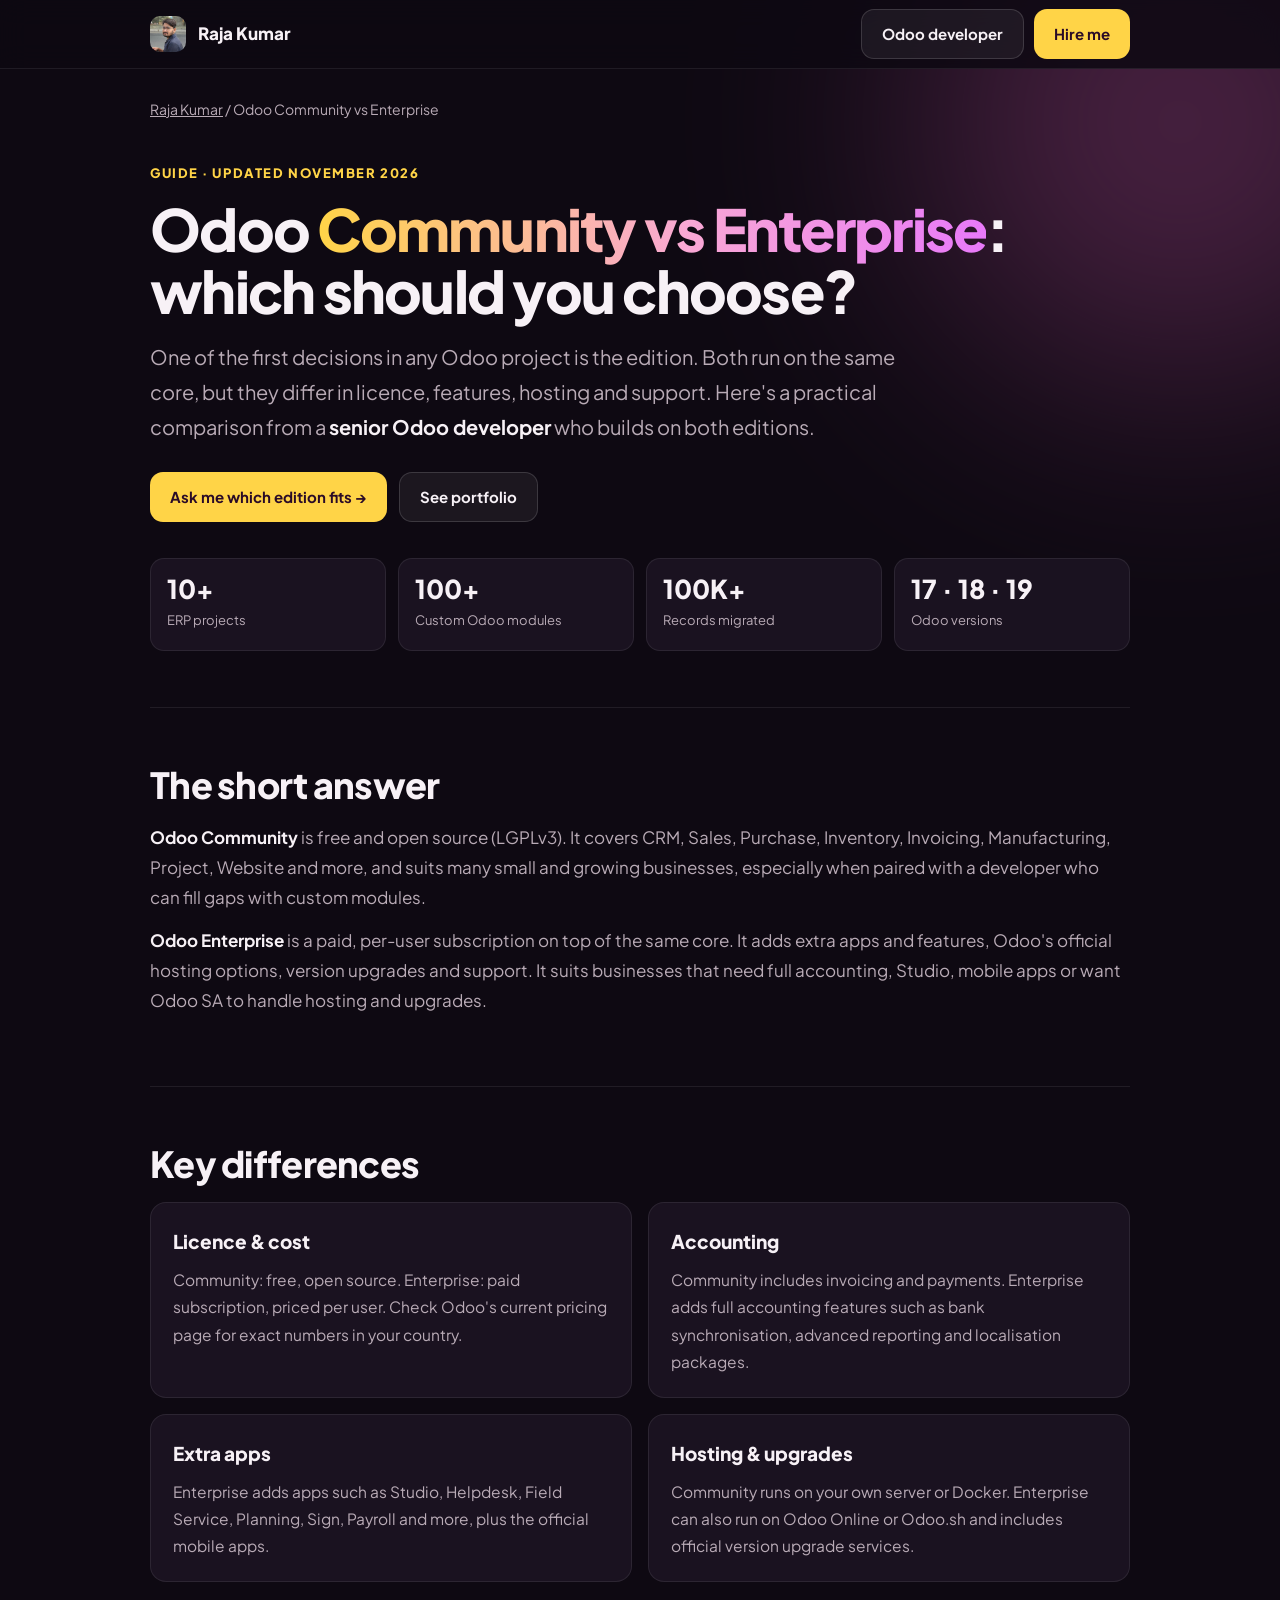
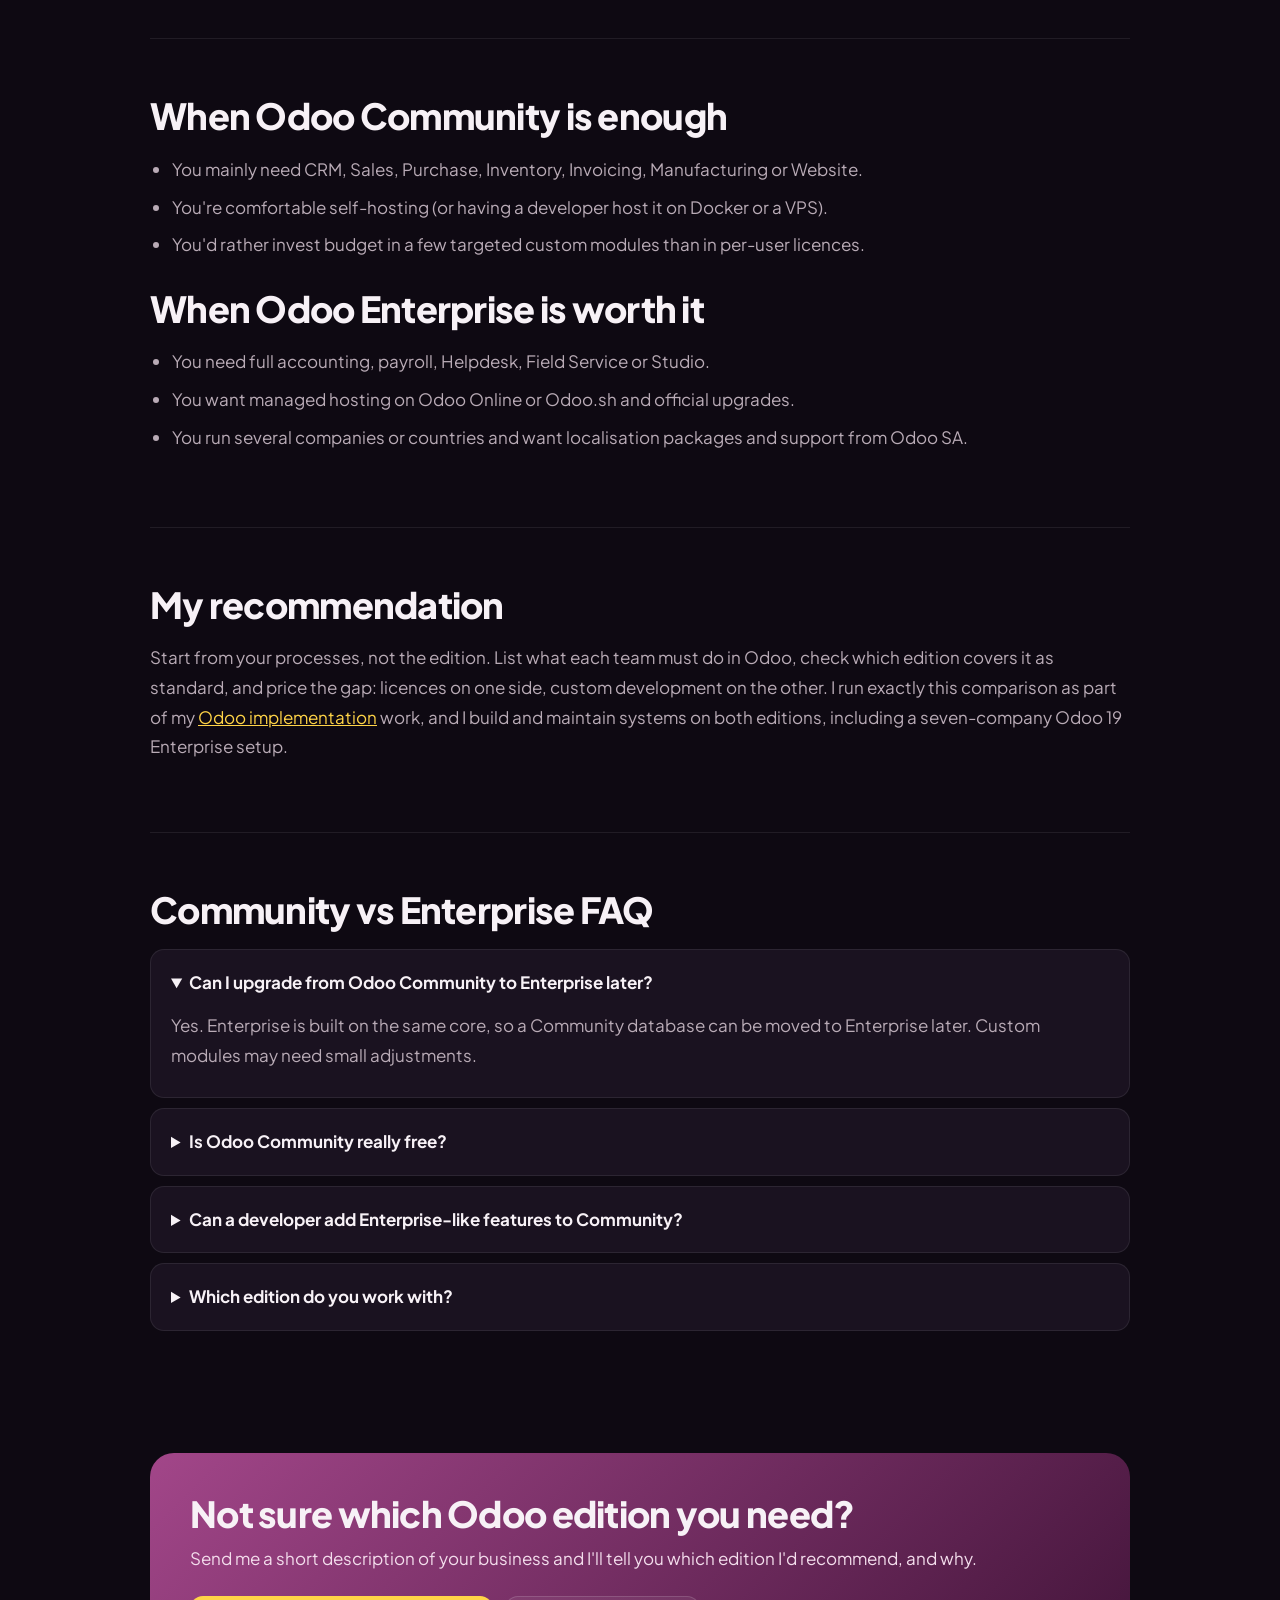
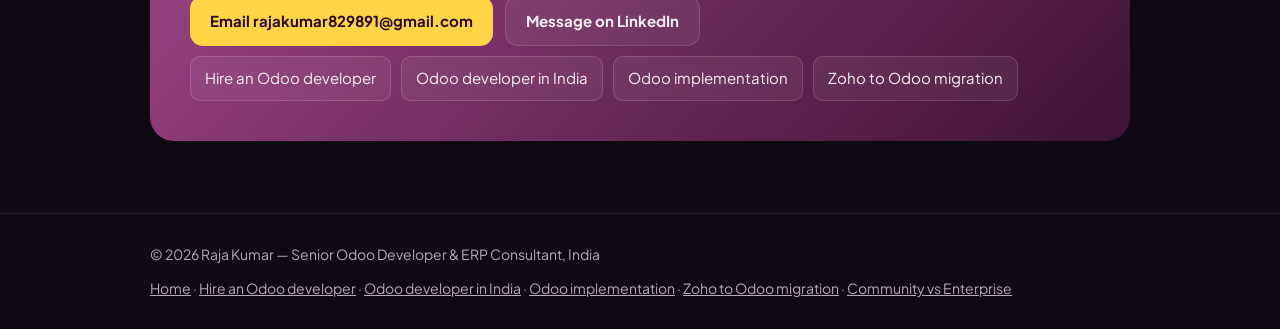
<file: blog/odoo-community-vs-enterprise/index.html>
<!DOCTYPE html>
<html lang="en">
<head>
<meta charset="UTF-8">
<meta name="viewport" content="width=device-width, initial-scale=1.0">
<title>Odoo Community vs Enterprise: Which Should You Choose? (2026 Guide)</title>
<meta name="description" content="A practical comparison of Odoo Community and Odoo Enterprise: licensing, features, hosting, upgrades and cost, and how to choose the right edition for your business. By senior Odoo developer Raja Kumar.">
<meta name="author" content="Raja Kumar">
<meta name="robots" content="index, follow, max-image-preview:large">
<link rel="canonical" href="https://raja-portfolio-lyart.vercel.app/blog/odoo-community-vs-enterprise/">
<meta name="theme-color" content="#714B67">
<link rel="icon" href="/favicon-32.png" type="image/png" sizes="32x32">
<link rel="apple-touch-icon" href="/apple-touch-icon.png">
<meta property="og:type" content="article">
<meta property="og:site_name" content="Raja Kumar – Odoo Developer">
<meta property="og:title" content="Odoo Community vs Enterprise – a practical guide">
<meta property="og:description" content="A practical comparison of Odoo Community and Odoo Enterprise: licensing, features, hosting, upgrades and cost, and how to choose the right edition for your business. By senior Odoo developer Raja Kumar.">
<meta property="og:url" content="https://raja-portfolio-lyart.vercel.app/blog/odoo-community-vs-enterprise/">
<meta property="og:image" content="https://raja-portfolio-lyart.vercel.app/og-image.png">
<meta name="twitter:card" content="summary_large_image">
<link rel="preconnect" href="https://fonts.googleapis.com">
<link rel="preconnect" href="https://fonts.gstatic.com" crossorigin>
<link href="https://fonts.googleapis.com/css2?family=Plus+Jakarta+Sans:wght@400;500;700;800&display=swap" rel="stylesheet">
<link rel="stylesheet" href="/assets/css/pages.css">
<script type="application/ld+json">
{
  "@context": "https://schema.org",
  "@graph": [
    {
      "@type": "Person",
      "@id": "https://raja-portfolio-lyart.vercel.app/#raja",
      "name": "Raja Kumar",
      "jobTitle": "Senior Odoo Developer & ERP Consultant",
      "url": "https://raja-portfolio-lyart.vercel.app/",
      "image": "https://raja-portfolio-lyart.vercel.app/avatar.jpg",
      "address": {
        "@type": "PostalAddress",
        "addressLocality": "Bhopal",
        "addressRegion": "Madhya Pradesh",
        "addressCountry": "IN"
      },
      "sameAs": [
        "https://www.linkedin.com/in/raja-kumar-cseaiml",
        "https://github.com/RajaKumar829891"
      ]
    },
    {
      "@type": "BreadcrumbList",
      "itemListElement": [
        {
          "@type": "ListItem",
          "position": 1,
          "name": "Raja Kumar",
          "item": "https://raja-portfolio-lyart.vercel.app/"
        },
        {
          "@type": "ListItem",
          "position": 2,
          "name": "Odoo Community vs Enterprise",
          "item": "https://raja-portfolio-lyart.vercel.app/blog/odoo-community-vs-enterprise/"
        }
      ]
    },
    {
      "@type": "FAQPage",
      "mainEntity": [
        {
          "@type": "Question",
          "name": "Can I upgrade from Odoo Community to Enterprise later?",
          "acceptedAnswer": {
            "@type": "Answer",
            "text": "Yes. Enterprise is built on the same core, so a Community database can be moved to Enterprise later. Custom modules may need small adjustments."
          }
        },
        {
          "@type": "Question",
          "name": "Is Odoo Community really free?",
          "acceptedAnswer": {
            "@type": "Answer",
            "text": "Yes. The software is free and open source under LGPLv3. You still pay for hosting, and for any implementation or development work you need."
          }
        },
        {
          "@type": "Question",
          "name": "Can a developer add Enterprise-like features to Community?",
          "acceptedAnswer": {
            "@type": "Answer",
            "text": "Often, yes. Many gaps can be filled with custom or community modules, but some Enterprise apps are large products in their own right, so compare the cost of building against the licence."
          }
        },
        {
          "@type": "Question",
          "name": "Which edition do you work with?",
          "acceptedAnswer": {
            "@type": "Answer",
            "text": "Both. I implement, customise and support Odoo 17, 18 and 19 in Community and Enterprise."
          }
        }
      ]
    },
    {
      "@type": "Article",
      "headline": "Odoo Community vs Enterprise: Which Should You Choose?",
      "description": "A practical comparison of Odoo Community and Odoo Enterprise.",
      "author": {
        "@id": "https://raja-portfolio-lyart.vercel.app/#raja"
      },
      "publisher": {
        "@id": "https://raja-portfolio-lyart.vercel.app/#raja"
      },
      "datePublished": "2026-11-09",
      "dateModified": "2026-11-09",
      "mainEntityOfPage": "https://raja-portfolio-lyart.vercel.app/blog/odoo-community-vs-enterprise/",
      "image": "https://raja-portfolio-lyart.vercel.app/og-image.png"
    }
  ]
}
</script>
</head>
<body>

<nav class="nav" aria-label="Main">
  <div class="container nav-inner">
    <a class="brand" href="/"><img src="/avatar.jpg" alt="" width="36" height="36">Raja Kumar</a>
    <div style="display:flex;gap:10px">
      <a class="btn btn-ghost" href="/odoo-developer/">Odoo developer</a>
      <a class="btn btn-primary" href="/#contact">Hire me</a>
    </div>
  </div>
</nav>

<div class="container crumbs"><a href="/">Raja Kumar</a> / Odoo Community vs Enterprise</div>

<header class="page-hero">
  <div class="container">
    <p class="eyebrow">Guide · Updated November 2026</p>
    <h1>Odoo <span>Community vs Enterprise</span>: which should you choose?</h1>
    <p class="lead">One of the first decisions in any Odoo project is the edition. Both run on the same core, but they differ in licence, features, hosting and support. Here's a practical comparison from a <strong>senior Odoo developer</strong> who builds on both editions.</p>
    <div class="hero-ctas">
      <a class="btn btn-primary" href="mailto:rajakumar829891@gmail.com?subject=Odoo%20project">Ask me which edition fits →</a>
      <a class="btn btn-ghost" href="/">See portfolio</a>
    </div>
    <div class="facts">
      <div class="fact"><b>10+</b><span>ERP projects</span></div>
      <div class="fact"><b>100+</b><span>Custom Odoo modules</span></div>
      <div class="fact"><b>100K+</b><span>Records migrated</span></div>
      <div class="fact"><b>17 · 18 · 19</b><span>Odoo versions</span></div>
    </div>
  </div>
</header>

<main class="container">
<section>
  <h2>The short answer</h2>
  <p><strong>Odoo Community</strong> is free and open source (LGPLv3). It covers CRM, Sales, Purchase, Inventory, Invoicing, Manufacturing, Project, Website and more, and suits many small and growing businesses, especially when paired with a developer who can fill gaps with custom modules.</p>
  <p><strong>Odoo Enterprise</strong> is a paid, per-user subscription on top of the same core. It adds extra apps and features, Odoo's official hosting options, version upgrades and support. It suits businesses that need full accounting, Studio, mobile apps or want Odoo SA to handle hosting and upgrades.</p>
</section>

<section>
  <h2>Key differences</h2>
  <div class="grid-2">
    <div class="card"><h3>Licence &amp; cost</h3><p>Community: free, open source. Enterprise: paid subscription, priced per user. Check Odoo's current pricing page for exact numbers in your country.</p></div>
    <div class="card"><h3>Accounting</h3><p>Community includes invoicing and payments. Enterprise adds full accounting features such as bank synchronisation, advanced reporting and localisation packages.</p></div>
    <div class="card"><h3>Extra apps</h3><p>Enterprise adds apps such as Studio, Helpdesk, Field Service, Planning, Sign, Payroll and more, plus the official mobile apps.</p></div>
    <div class="card"><h3>Hosting &amp; upgrades</h3><p>Community runs on your own server or Docker. Enterprise can also run on Odoo Online or Odoo.sh and includes official version upgrade services.</p></div>
  </div>
</section>

<section>
  <h2>When Odoo Community is enough</h2>
  <ul>
    <li>You mainly need CRM, Sales, Purchase, Inventory, Invoicing, Manufacturing or Website.</li>
    <li>You're comfortable self-hosting (or having a developer host it on Docker or a VPS).</li>
    <li>You'd rather invest budget in a few targeted custom modules than in per-user licences.</li>
  </ul>
  <h2 style="margin-top:28px">When Odoo Enterprise is worth it</h2>
  <ul>
    <li>You need full accounting, payroll, Helpdesk, Field Service or Studio.</li>
    <li>You want managed hosting on Odoo Online or Odoo.sh and official upgrades.</li>
    <li>You run several companies or countries and want localisation packages and support from Odoo SA.</li>
  </ul>
</section>

<section>
  <h2>My recommendation</h2>
  <p>Start from your processes, not the edition. List what each team must do in Odoo, check which edition covers it as standard, and price the gap: licences on one side, custom development on the other. I run exactly this comparison as part of my <a href="/odoo-implementation/">Odoo implementation</a> work, and I build and maintain systems on both editions, including a seven-company Odoo 19 Enterprise setup.</p>
</section>

<section>
  <h2>Community vs Enterprise FAQ</h2>
  <details open><summary>Can I upgrade from Odoo Community to Enterprise later?</summary><p>Yes. Enterprise is built on the same core, so a Community database can be moved to Enterprise later. Custom modules may need small adjustments.</p></details>
  <details><summary>Is Odoo Community really free?</summary><p>Yes. The software is free and open source under LGPLv3. You still pay for hosting, and for any implementation or development work you need.</p></details>
  <details><summary>Can a developer add Enterprise-like features to Community?</summary><p>Often, yes. Many gaps can be filled with custom or community modules, but some Enterprise apps are large products in their own right, so compare the cost of building against the licence.</p></details>
  <details><summary>Which edition do you work with?</summary><p>Both. I implement, customise and support Odoo 17, 18 and 19 in Community and Enterprise.</p></details>
</section>

<div class="cta">
  <h2>Not sure which Odoo edition you need?</h2>
  <p>Send me a short description of your business and I'll tell you which edition I'd recommend, and why.</p>
  <div class="hero-ctas" style="margin-top:0">
    <a class="btn btn-primary" href="mailto:rajakumar829891@gmail.com?subject=Odoo%20project">Email rajakumar829891@gmail.com</a>
    <a class="btn btn-ghost" href="https://www.linkedin.com/in/raja-kumar-cseaiml" rel="noopener">Message on LinkedIn</a>
  </div>
  <div class="related"><a href="/odoo-developer/">Hire an Odoo developer</a><a href="/odoo-developer-india/">Odoo developer in India</a><a href="/odoo-implementation/">Odoo implementation</a><a href="/zoho-to-odoo-migration/">Zoho to Odoo migration</a></div>
</div>

</main>

<footer>
  <div class="container">
    <span>© 2026 Raja Kumar — Senior Odoo Developer &amp; ERP Consultant, India</span>
    <span><a href="/">Home</a> · <a href="/odoo-developer/">Hire an Odoo developer</a> · <a href="/odoo-developer-india/">Odoo developer in India</a> · <a href="/odoo-implementation/">Odoo implementation</a> · <a href="/zoho-to-odoo-migration/">Zoho to Odoo migration</a> · <a href="/blog/odoo-community-vs-enterprise/">Community vs Enterprise</a></span>
  </div>
</footer>
</body>
</html>
</file>
<file: assets/css/pages.css>
/* Shared styles for the Odoo landing pages (matches the home page look) */
:root {
  --bg: #0E0912; --bg-2: #140D19; --surface: #1A1220;
  --border: rgba(255,255,255,0.08); --border-2: rgba(255,255,255,0.14);
  --primary: #A24689; --primary-2: #C860AB; --odoo: #714B67; --accent: #FFD447;
  --text: #F7F1F6; --muted: #B9ABB6; --maxw: 980px;
}
*, *::before, *::after { box-sizing: border-box; margin: 0; padding: 0; }
html { scroll-behavior: smooth; }
body { background: var(--bg); color: var(--text); font-family: 'Plus Jakarta Sans', system-ui, sans-serif; font-size: 17px; line-height: 1.75; -webkit-font-smoothing: antialiased; overflow-x: hidden; }
a { color: var(--accent); }
img { display: block; max-width: 100%; }
.container { width: min(var(--maxw), 100% - 48px); margin-inline: auto; }
:focus-visible { outline: 2px solid var(--accent); outline-offset: 3px; }

.nav { position: sticky; top: 0; z-index: 10; background: rgba(14,9,18,0.85); backdrop-filter: blur(14px); -webkit-backdrop-filter: blur(14px); border-bottom: 1px solid var(--border); }
.nav-inner { display: flex; align-items: center; justify-content: space-between; height: 68px; gap: 16px; }
.brand { display: flex; align-items: center; gap: 12px; color: var(--text); text-decoration: none; font-weight: 800; }
.brand img { width: 36px; height: 36px; border-radius: 10px; object-fit: cover; }
.btn { display: inline-flex; align-items: center; gap: 8px; min-height: 46px; padding: 11px 20px; border-radius: 13px; font-weight: 700; font-size: 15px; text-decoration: none; transition: transform .2s; }
.btn:hover { transform: translateY(-2px); }
.btn-primary { background: var(--accent); color: #2A0B27; }
.btn-ghost { background: rgba(255,255,255,0.06); color: var(--text); border: 1px solid var(--border-2); }

.crumbs { padding: 28px 0 0; font-size: 14px; color: var(--muted); }
.crumbs a { color: var(--muted); }
header.page-hero { padding: 40px 0 56px; position: relative; }
header.page-hero::before { content: ''; position: absolute; width: 520px; height: 520px; right: -160px; top: -260px; border-radius: 50%; background: #A24689; filter: blur(130px); opacity: .4; z-index: -1; pointer-events: none; }
.eyebrow { font-size: 13px; font-weight: 800; letter-spacing: .12em; text-transform: uppercase; color: var(--accent); }
h1 { position: relative; margin: 14px 0 18px; font-size: clamp(34px, 5.4vw, 58px); line-height: 1.06; font-weight: 800; letter-spacing: -0.03em; }
h1 span { background: linear-gradient(90deg, #FFD447, #F9A8D4 55%, #E879F9); -webkit-background-clip: text; background-clip: text; color: transparent; }
.lead { position: relative; font-size: clamp(17px, 1.8vw, 20px); color: var(--muted); max-width: 760px; }
.lead strong { color: var(--text); }
.hero-ctas { position: relative; display: flex; flex-wrap: wrap; gap: 12px; margin-top: 28px; }
.facts { position: relative; display: grid; grid-template-columns: repeat(4, 1fr); gap: 12px; margin-top: 36px; }
.fact { padding: 16px; border-radius: 14px; background: var(--surface); border: 1px solid var(--border); }
.fact b { display: block; font-size: 26px; font-weight: 800; line-height: 1.1; }
.fact span { font-size: 13px; color: var(--muted); }

main section { padding: 56px 0; border-top: 1px solid var(--border); }
h2 { font-size: clamp(26px, 3.2vw, 36px); line-height: 1.15; font-weight: 800; letter-spacing: -0.02em; margin-bottom: 18px; }
h3 { font-size: 19px; font-weight: 800; margin: 26px 0 8px; }
main p { color: var(--muted); margin-bottom: 14px; }
main p strong, main li strong { color: var(--text); }
main ul, main ol { margin: 8px 0 18px 22px; color: var(--muted); }
main li { margin-bottom: 8px; }
.grid-2 { display: grid; grid-template-columns: 1fr 1fr; gap: 16px; margin-top: 18px; }
.card { padding: 22px; border-radius: 16px; background: var(--surface); border: 1px solid var(--border); }
.card h3 { margin-top: 0; }
.card p { margin: 0; font-size: 15.5px; }
.steps { counter-reset: s; list-style: none; margin-left: 0 !important; }
.steps li { counter-increment: s; position: relative; padding: 14px 0 14px 56px; border-bottom: 1px solid var(--border); }
.steps li::before { content: counter(s); position: absolute; left: 0; top: 14px; width: 36px; height: 36px; border-radius: 10px; display: grid; place-items: center; background: var(--primary); color: #fff; font-weight: 800; }
details { border: 1px solid var(--border); border-radius: 14px; background: var(--surface); padding: 4px 20px; margin-bottom: 10px; }
summary { cursor: pointer; padding: 14px 0; font-weight: 700; color: var(--text); }
details p { padding-bottom: 8px; }
.cta { margin: 56px 0 72px; padding: 40px; border-radius: 24px; background: linear-gradient(135deg, #A24689, #3E1236); }
.cta h2 { margin-bottom: 10px; }
.cta p { color: #F3DDEC; margin-bottom: 22px; }
.related { display: flex; flex-wrap: wrap; gap: 10px; margin-top: 10px; }
.related a { padding: 8px 14px; border-radius: 10px; background: rgba(255,255,255,0.06); border: 1px solid var(--border-2); color: var(--text); text-decoration: none; font-size: 15px; }
footer { border-top: 1px solid var(--border); padding: 28px 0; color: var(--muted); font-size: 14px; }
footer .container { display: flex; flex-wrap: wrap; justify-content: space-between; gap: 10px; }
footer a { color: var(--muted); }

@media (max-width: 760px) {
  .facts { grid-template-columns: 1fr 1fr; }
  .grid-2 { grid-template-columns: 1fr; }
  .cta { padding: 28px 22px; }
  .nav .btn-primary { display: none; }
}
</file>
